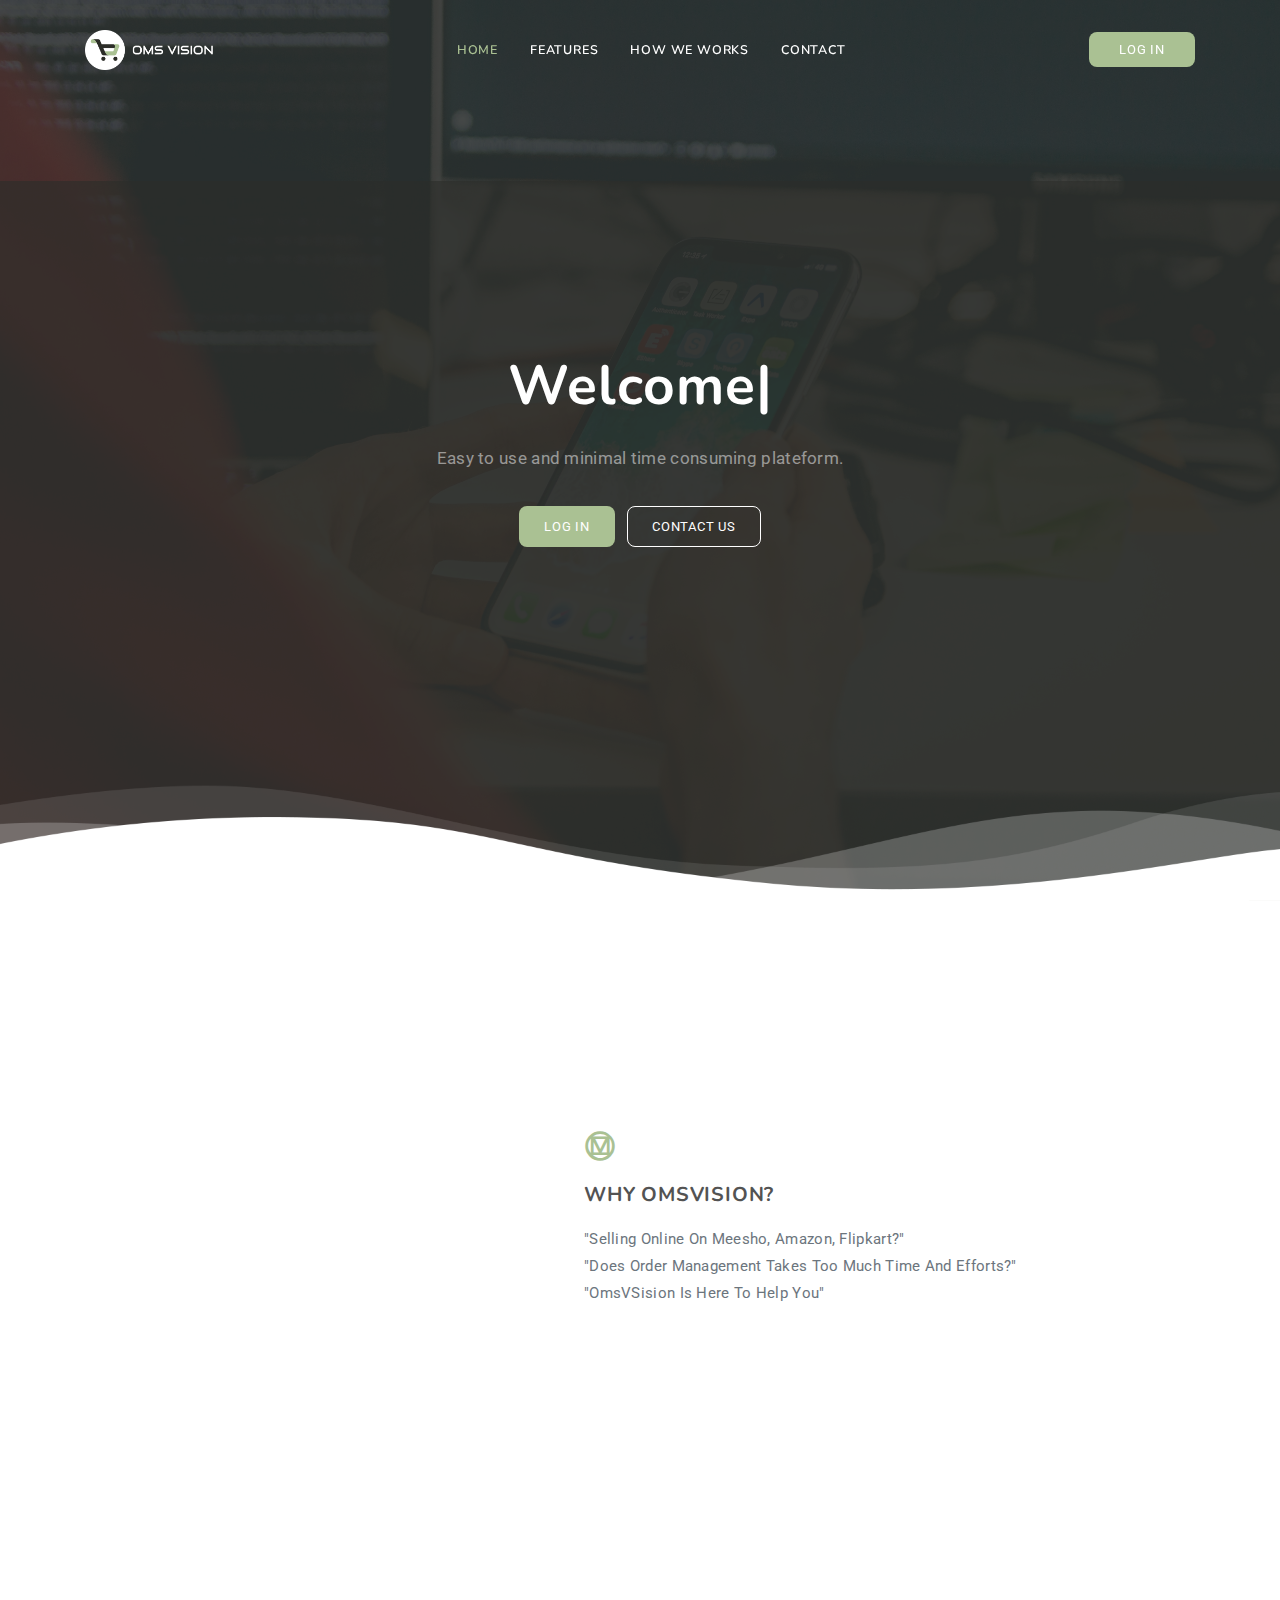
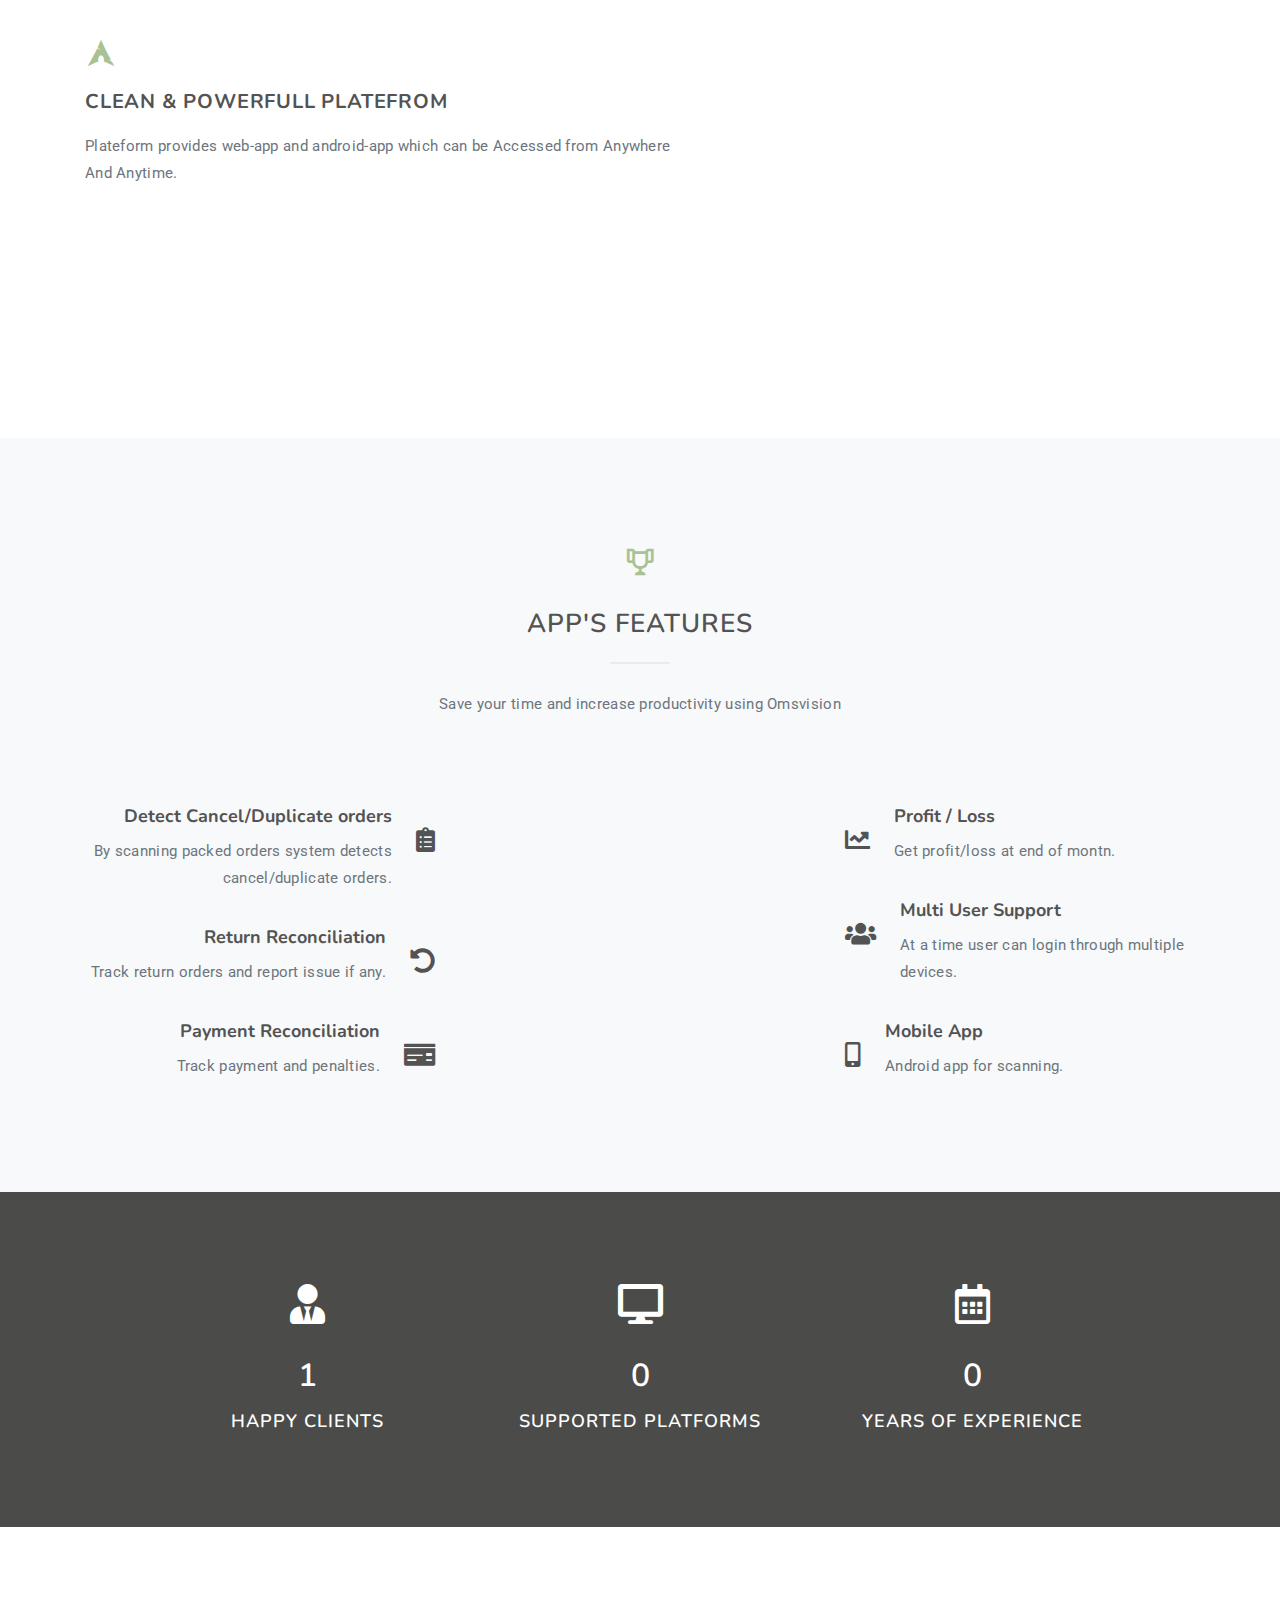
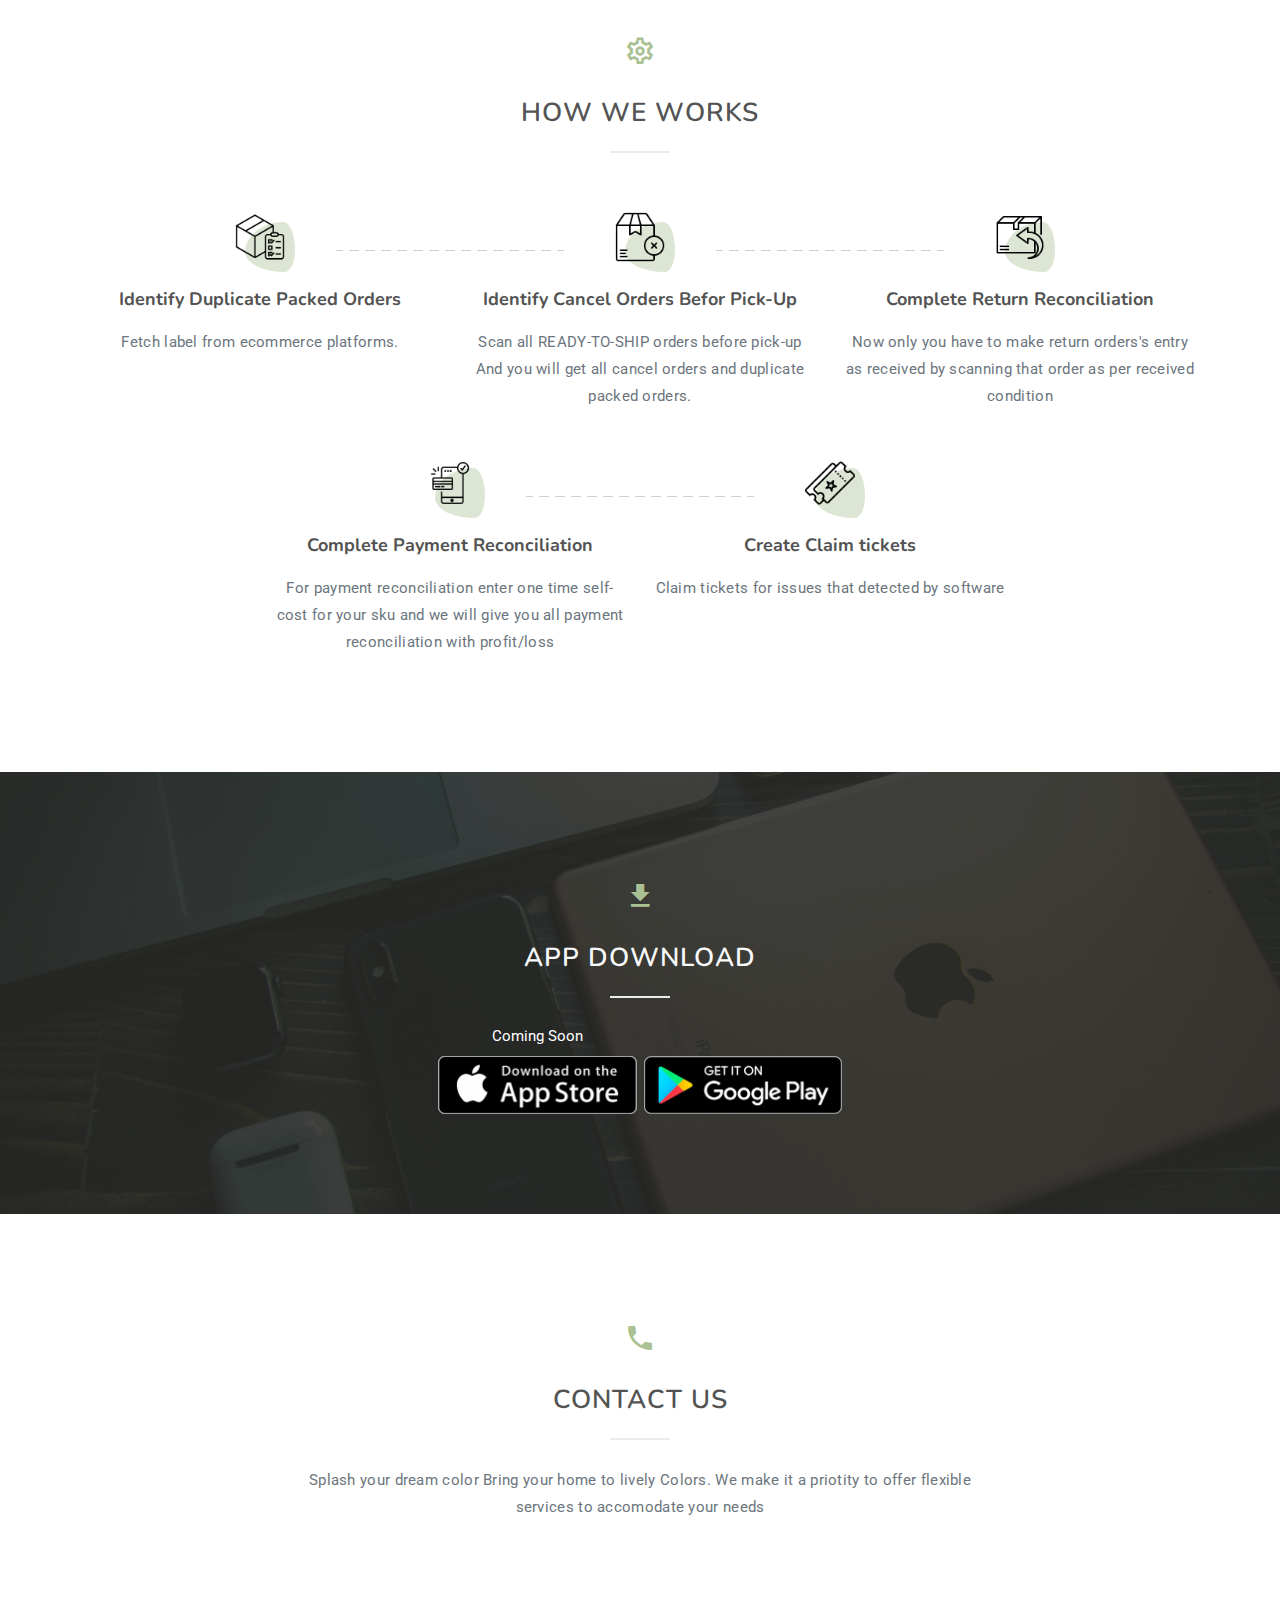
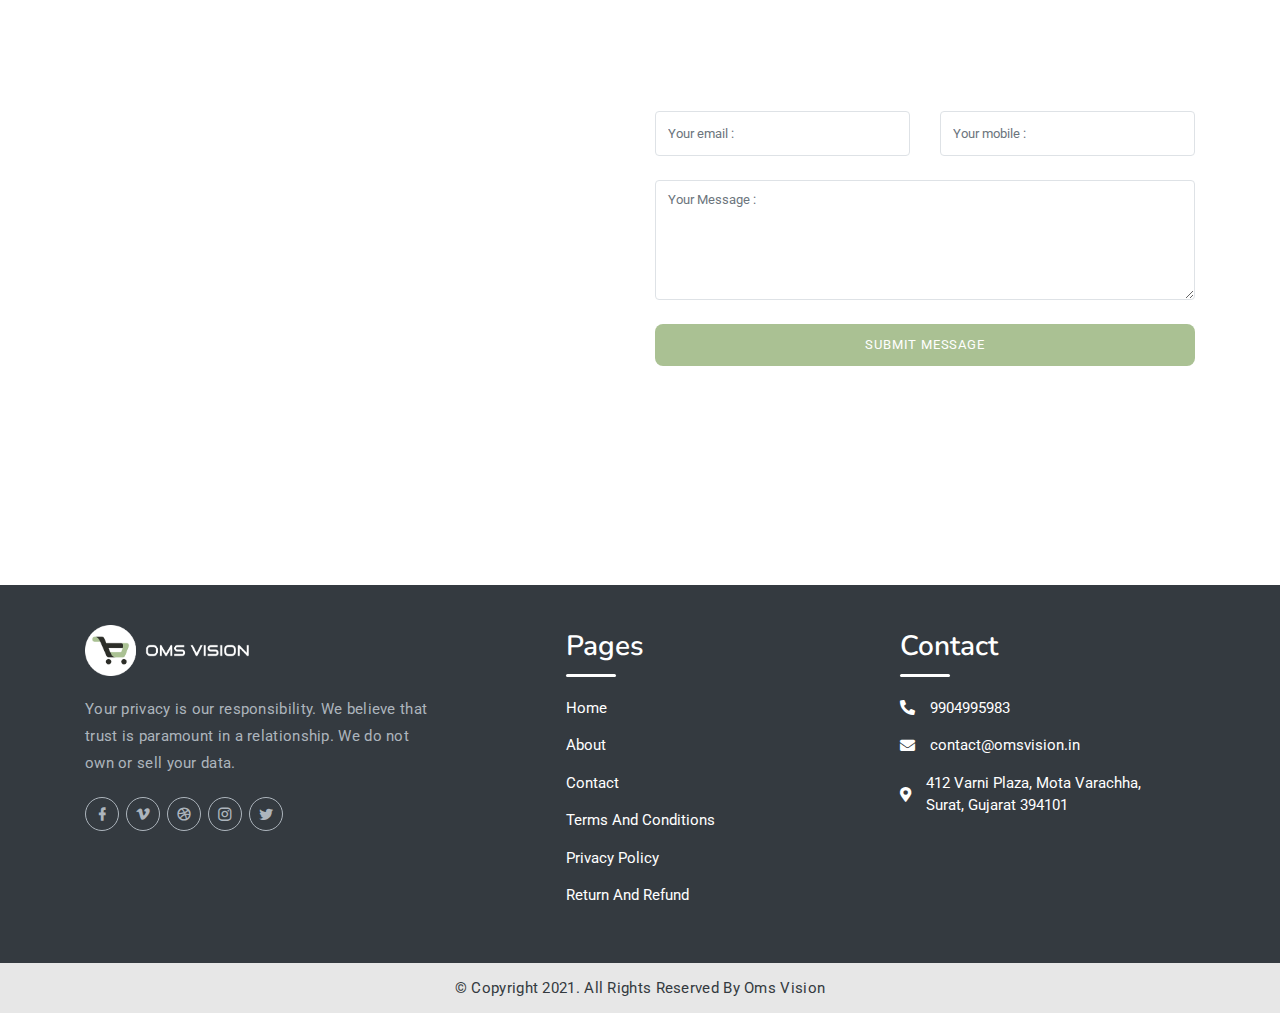
<file: Oms Vision/index.html>
<!DOCTYPE html>
    <html lang="en">
    <head>
        <meta charset="utf-8" />
        <title>Oms Vision</title>
        <meta name="viewport" content="width=device-width, initial-scale=1.0">
        <!-- favicon -->
        <link rel="shortcut icon" href="images/favicon.ico">
        <!-- Bootstrap -->
        <link href="css/bootstrap.min.css" rel="stylesheet" type="text/css" />
        <!-- Magnific -->
        <link href="css/magnific-popup.css" rel="stylesheet" type="text/css" />
        <!-- Icon -->
        <link href="css/materialdesignicons.min.css" rel="stylesheet" type="text/css" />
        <link rel="stylesheet" href="https://use.fontawesome.com/releases/v5.15.4/css/all.css">
        <link href="css/pe-icon-7-stroke.css" rel="stylesheet" type="text/css" />          
        <!-- SLICK SLIDER -->
        <link rel="stylesheet" href="css/owl.carousel.min.css"/> 
        <link rel="stylesheet" href="css/owl.theme.css"/> 
        <link rel="stylesheet" href="css/owl.transitions.css"/>   
        <!-- Swiper CSS -->
        <link rel="stylesheet" href="css/swiper.min.css">
        <!-- Animation -->
        <link rel="stylesheet" href="css/aos.css">
        <!-- Custom Css -->
        <link href="css/style.css" rel="stylesheet" type="text/css" />

    </head>

    <body>
        <!-- Loader -->
        <div id="preloader">
            <div id="status">
                <div class="sk-circle">
                    <div class="sk-circle1 sk-child"></div>
                    <div class="sk-circle2 sk-child"></div>
                    <div class="sk-circle3 sk-child"></div>
                    <div class="sk-circle4 sk-child"></div>
                    <div class="sk-circle5 sk-child"></div>
                    <div class="sk-circle6 sk-child"></div>
                    <div class="sk-circle7 sk-child"></div>
                    <div class="sk-circle8 sk-child"></div>
                    <div class="sk-circle9 sk-child"></div>
                    <div class="sk-circle10 sk-child"></div>
                    <div class="sk-circle11 sk-child"></div>
                    <div class="sk-circle12 sk-child"></div>
                </div>
            </div>
        </div>
        <!-- Loader -->

        <!-- Navbar Start -->
        <nav class="navbar navbar-expand-lg fixed-top navbar-custom navbar-light sticky">
    		<div class="container">
			    <a class="navbar-brand" href="#">
                    <img src="images/logo.png" class="l-dark" height="40" alt="">
                    <img src="images/logo-light.png" class="l-light" height="40" alt="">
                </a>
			    <button class="navbar-toggler" type="button" data-toggle="collapse" data-target="#navbarCollapse" aria-controls="navbarCollapse" aria-expanded="false" aria-label="Toggle navigation">
			        <span class="mdi mdi-menu"></span>
			    </button><!--end button-->

			    <div class="collapse navbar-collapse" id="navbarCollapse">
			        <ul class="navbar-nav mx-auto">
			            <li class="nav-item active">
			                <a class="nav-link" href="#home">Home</a>
			            </li><!--end nav item-->
			            <li class="nav-item">
			                <a class="nav-link" href="#services">Features</a>
			            </li><!--end nav item-->
			            <li class="nav-item">
			                <a class="nav-link" href="#work">HOW WE WORKS</a>
			            </li><!--end nav item-->
			            <li class="nav-item">
			                <a class="nav-link" href="contact_us.html">Contact</a>
			            </li><!--end nav item-->
                    </ul><!--end navbar nav-->
                    <div>
                        <a href="https://app.omsvision.in/login" class="login-button mouse-down ml-3">LOG IN</a>
                    </div><!--end login button-->
			    </div><!--end collapse-->
		    </div><!--end container-->
		</nav><!--end navbar-->
        <!-- Navbar End -->

        <!-- HOME START-->
        <section class="bg-home" style="background-image:url('images/bg-1.jpg');" id="home">
            <div class="bg-overlay"></div>
            <div class="home-center">
                <div class="home-desc-center">
                    <div class="container">
                        <div class="row justify-content-center">
                            <div class="col-lg-10 text-center">
                                <div class="title-heading">
                                    <h1 class="heading text-white mb-3"><span class="element" data-elements="Welcome to oms vision, Complete Payment Reconciliation Return & Claim Tracking"></span></h1>
                                    <p class="para-desc mx-auto text-white-50">Easy to use and minimal time consuming plateform.</p>
                                    <div class="mt-4 pt-2">
                                        <a href="https://app.omsvision.in/login" class="btn btn-custom mb-2 mr-2">LOG IN</a>
                                        <a href="#contact" class="btn btn-outline-white mb-2">CONTACT US</a>
                                    </div>
                                </div>
                            </div><!--end col-->
                        </div><!--end row-->
                    </div><!--end container--> 

                    <div class="container-fluid">
                        <div class="row">
                            <div class="home-shape">
                                <img src="images/shp04.svg" alt="" class="img-fluid mx-auto d-block">
                            </div>
                        </div><!--end row-->
                    </div><!--end container fluid-->
                </div><!--end home desc center-->
            </div><!--end home center-->
        </section><!--end section-->
        <!-- HOME END-->

        <!-- About Start -->
        <section class="section">
            <div class="container">
                <div class="row align-items-center">
                    <div class="col-md-5">
                        <img src="images/vactor-1.svg" class="img-fluid" data-aos="fade-right" alt="">
                    </div><!--end col-->

                    <div class="col-md-7 mt-4 mt-sm-0 pt-2 pt-sm-0">
                        <div class="about-app ml-lg-4">
                            <i class="mdi mdi-material-design text-custom h2"></i>
                            <h4 class="title text-uppercase mt-2 mb-3">Why OmsVision?</h4>
                            <p class="text-muted">"Selling Online On Meesho, Amazon, Flipkart?"<br>
                                "Does Order Management Takes Too Much Time And Efforts?"<br>
                                "OmsVSision Is Here To Help You"
                            </p>
                            <!-- <a href="javascript:void(0)" class="btn btn-custom mt-2">Learn More</a> -->
                        </div>
                    </div><!--end col-->
                </div><!--end row-->
                
                <div class="row mt-5 align-items-center">
                    <div class="col-md-7 mt-4 mt-sm-0 pt-2 pt-sm-0 order-2 order-md-1">
                        <div class="about-app mr-lg-4">
                            <i class="mdi mdi-arch text-custom h2"></i>
                            <h4 class="title text-uppercase mt-2 mb-3">Clean & Powerfull PLATEFROM</h4>
                            <p class="text-muted">Plateform provides web-app and android-app which can be Accessed from Anywhere And Anytime.</p>
                            <!-- <a href="javascript:void(0)" class="btn btn-custom mt-2">Learn More</a> -->
                        </div>
                    </div><!--end col-->

                    <div class="col-md-5 order-1 order-md-2">
                        <img src="images/vactor-2.svg" class="img-fluid" data-aos="fade-left" alt="">
                    </div><!--end col-->
                </div><!--end row-->
            </div><!--end container-->
        </section><!--end section-->
        <!-- About End -->

        <!-- Feature Start -->
        <section class="section bg-light" id="services">
            <div class="container">
                <div class="row">
                    <div class="col-12">
                        <div class="section-title text-center">
                            <i class="mdi mdi-trophy-outline text-custom h2"></i>
                            <h4 class="title text-uppercase mt-3 mb-5">App's Features</h4>
                            <p class="text-muted mx-auto para-desc mb-0">Save your time and increase productivity using Omsvision</p>
                        </div>
                    </div><!--end col-->
                </div><!--end row-->

                <div class="row services align-items-center">
                    <div class="col-lg-4 col-md-6">
                        <div class="core-service">
                            <div class="core-service-content mt-4 pt-2 fea-right text-right">
                                <div class="icon ml-4 mt-4">
                                    <i class="fas fa-clipboard-list"></i>
                                </div>
                                <div class="content">
                                    <h4 class="title mb-2">Detect Cancel/Duplicate orders</h4>
                                    <p class="text-muted mb-0">By scanning packed orders system detects cancel/duplicate orders.</p>
                                </div>
                            </div>

                            <div class="core-service-content mt-4 pt-2 fea-right text-right">
                                <div class="icon ml-4 mt-4">
                                    <i class="fas fa-undo-alt"></i>
                                </div>
                                <div class="content">
                                    <h4 class="title mb-2">Return Reconciliation</h4>
                                    <p class="text-muted mb-0">Track return orders and report issue if any.</p>
                                </div>
                            </div>

                            <div class="core-service-content mt-4 pt-2 fea-right text-right">
                                <div class="icon ml-4 mt-4">
                                    <i class="fas fa-money-check"></i>
                                </div>
                                <div class="content">
                                    <h4 class="title mb-2">Payment Reconciliation</h4>
                                    <p class="text-muted mb-0">Track payment and penalties.</p>
                                </div>
                            </div>
                        </div>
                    </div><!--end col-->

                    <div class="col-lg-4 mt-4 pt-2 core-service-img">
                        <div class="ml-lg-4 mr-lg-4">
                            <img src="images/vactor-4.svg" class="img-fluid mx-auto" data-aos="zoom-in-down" alt="">
                        </div>
                    </div><!--end col-->

                    <div class="col-lg-4 col-md-6">
                        <div class="core-service">
                            <div class="core-service-content mt-4 pt-2 fea-left">
                                <div class="icon mr-4 mt-4">
                                    <i class="fas fa-chart-line"></i>
                                </div>
                                <div class="content">
                                    <h4 class="title mb-2">Profit / Loss</h4>
                                    <p class="text-muted mb-0">Get profit/loss at end of montn.</p>
                                </div>
                            </div>

                            <div class="core-service-content mt-4 pt-2 fea-left">
                                <div class="icon mr-4 mt-4">
                                    <i class="fas fa-users"></i>
                                </div>
                                <div class="content">
                                    <h4 class="title mb-2">Multi User Support</h4>
                                    <p class="text-muted mb-0">At a time user can login through multiple devices.</p>
                                </div>
                            </div>

                            <div class="core-service-content mt-4 pt-2 fea-left">
                                <div class="icon mr-4 mt-4">
                                    <i class="fas fa-mobile-alt"></i>
                                </div>
                                <div class="content">
                                    <h4 class="title mb-2">Mobile App</h4>
                                    <p class="text-muted mb-0">Android app for scanning.</p>
                                </div>
                            </div>
                        </div>
                    </div><!--end col-->
                </div><!--end row-->
            </div><!--end container-->
        </section><!--end section-->
        <!-- Feature End -->

        <!-- START COUNTER -->
        <section class="bg-counter" style="background: url('images/counter.jpg') fixed center center;">
            <div class="bg-overlay"></div>
            <div class="container">
                <div class="row justify-content-center" id="counter">
                    <div class="col-lg-3 col-md-6 p-4">
                        <div class="counter-box text-center">
                            <div class="counter-icon">
                                <i class="fas fa-user-tie text-white"></i>
                            </div>
                            <h2 class="counter-value mt-3 text-white" data-count="175">1</h2>
                            <h5 class="counter-head text-white">HAPPY CLIENTS</h5>
                        </div><!--end counter box-->
                    </div><!--end col-->

                    <div class="col-lg-4 col-md-6 p-4">
                        <div class="counter-box text-center">
                            <div class="counter-icon">
                                <i class="fas fa-desktop text-white"></i>
                            </div>
                            <h2 class="counter-value mt-3 text-white" data-count="1">0</h2>
                            <h5 class="counter-head text-white">SUPPORTED PLATFORMS</h5>
                        </div><!--end counter box-->
                    </div><!--end col-->

                    <div class="col-lg-3 col-md-6 p-4">
                        <div class="counter-box text-center">
                            <div class="counter-icon">
                                <i class="far fa-calendar-alt text-white"></i>
                            </div>
                            <h2 class="counter-value mt-3 text-white" data-count="2">0</h2>
                            <h5 class="counter-head text-white">YEARS OF EXPERIENCE</h5>
                        </div><!--end counter box-->
                    </div><!--end col-->
                </div><!--end row-->
            </div><!--end container-->
        </section><!--end section-->
        <!-- END COUTER -->

        <!-- Available Feature Start -->
        <section class="section" id="work">
            <div class="container">
                <div class="row">
                    <div class="col-12">
                        <div class="section-title text-center">
                            <i class="mdi mdi-settings-outline text-custom h2"></i>
                            <h4 class="title text-uppercase mt-3 mb-5">How we works</h4>
                            <!-- <p class="text-muted mx-auto para-desc mb-0">Splash your dream color Bring your home to lively Colors. We make it a priotity to offer flexible services to accomodate your needs</p> -->
                        </div>
                    </div><!--end col-->
                </div><!--end row-->

                <div class="row">
                    <div class="col-md-4 mt-4 pt-2">
                        <div class="device-feature device-border text-center">
                            <div class="icon mb-4 position-relative d-inline-block">
                                <img src="images/icon/1.png" class="img-fluid" alt="">
                            </div>
                            <div class="content">
                                <h4 class="title mb-3">Identify Duplicate Packed Orders</h4>
                                <p class="text-muted">Fetch label from ecommerce platforms.</p>
                            </div>
                        </div>
                    </div><!--end col-->
                    
                    <div class="col-md-4 mt-4 pt-2">
                        <div class="device-feature device-border text-center">
                            <div class="icon mb-4 position-relative d-inline-block">
                                <img src="images/icon/2.png" class="img-fluid" alt="">
                            </div>
                            <div class="content">
                                <h4 class="title mb-3">Identify Cancel Orders Befor Pick-Up</h4>
                                <p class="text-muted">Scan all READY-TO-SHIP orders before pick-up And you will get all cancel orders and duplicate packed orders.</p>
                            </div>
                        </div>
                    </div><!--end col-->
                    
                    <div class="col-md-4 mt-4 pt-2">
                        <div class="device-feature text-center">
                            <div class="icon mb-4 position-relative d-inline-block">
                                <img src="images/icon/3.png" class="img-fluid" alt="">
                            </div>
                            <div class="content">
                                <h4 class="title mb-3">Complete Return Reconciliation</h4>
                                <p class="text-muted">Now only you have to make return orders's entry as received by scanning that order as per received condition</p>
                            </div>
                        </div>
                    </div><!--end col-->
                </div><!--end row-->

                <div class="row justify-content-center">
                    <div class="col-md-4 mt-4 pt-2">
                        <div class="device-feature device-border text-center">
                            <div class="icon mb-4 position-relative d-inline-block">
                                <img src="images/icon/4.png" class="img-fluid" alt="">
                            </div>
                            <div class="content">
                                <h4 class="title mb-3">Complete Payment Reconciliation</h4>
                                <p class="text-muted">For payment reconciliation enter one time self-cost for your sku and we will give you all payment reconciliation with profit/loss</p>
                            </div>
                        </div>
                    </div><!--end col-->
                    
                    <div class="col-md-4 mt-4 pt-2">
                        <div class="device-feature text-center">
                            <div class="icon mb-4 position-relative d-inline-block">
                                <img src="images/icon/5.png" class="img-fluid" alt="">
                            </div>
                            <div class="content">
                                <h4 class="title mb-3">Create Claim tickets</h4>
                                <p class="text-muted">Claim tickets for issues that detected by software</p>
                            </div>
                        </div>
                    </div><!--end col-->
                </div><!--end row-->

            </div><!--end container-->
        </section><!--end section-->
        <!-- Available Feature Start -->

        <!-- CTA Download Start -->
        <section class="section" style="background:url('images/download.jpg') no-repeat center center / cover;" id="download">
            <div class="bg-overlay"></div>
            <div class="container">
                <div class="row">
                    <div class="col-12">
                        <div class="section-title text-center">
                            <i class="mdi mdi-download text-custom h2"></i>
                            <h4 class="title text-uppercase text-light mt-3 mb-5">App Download</h4>
                            <!-- <p class="text-white-50 mx-auto para-desc mb-0">Splash your dream color Bring your home to lively Colors. We make it a priotity to offer flexible services to accomodate your needs</p> -->
                        </div>
                    </div><!--end col-->
                </div><!--end row-->

                <div class="row justify-content-center">
                    <div class="col-md-10">
                        <ul class="list-unstyled mb-0 app-download text-center">
                            <li class="list-inline-item">
                                <span class="text-white d-block m-0 p-0">Coming Soon</span>
                                <a href="javascript:void(0)"><img src="images/apple.png" class="img-fluid mt-2" alt=""></a></li>
                            <li class="list-inline-item"><a href="https://play.google.com/store/apps/details?id=com.omsvision&showAllReviews=true"><img src="images/google.png" class="img-fluid mt-2" alt=""></a></li>
                        </ul>
                    </div><!--end col-->
                </div><!--end row-->
            </div><!--end container-->
        </section><!--end section-->
        <!-- CTA Download End -->

        <!-- Contact Start -->
        <section class="section" id="contact">
            <div class="container">
                <div class="row">
                    <div class="col-12">
                        <div class="section-title text-center">
                            <i class="mdi mdi-phone text-custom h2"></i>
                            <h4 class="title text-uppercase mt-3 mb-5">Contact us</h4>
                            <p class="text-muted mx-auto para-desc mb-0">Splash your dream color Bring your home to lively Colors. We make it a priotity to offer flexible services to accomodate your needs</p>
                        </div>
                    </div><!--end col-->
                </div><!--end row-->

                <div class="row justify-content-center align-items-center mt-4 pt-2">
                    <div class="col-lg-6">
                        <div class="ml-lg-4 mr-lg-4">
                            <img src="images/vactor-3.svg" class="img-fluid mx-auto" data-aos="zoom-in-down" alt="">
                        </div>
                    </div>
                    <div class="col-lg-6">
                        <div class="custom-form mb-sm-30">
                            <div id="emessage"></div>
                            <form method="post" action="https://api.omsvision.in/test/contact-us" name="contact-form" id="contact-form">
                                <div class="row">
                                    <div class="col-lg-6 col-md-6">
                                        <div class="form-group position-relative mb-4">
                                            <input name="username" id="username" type="email" class="form-control"  placeholder="Your email :" required>
                                        </div> 
                                    </div><!--end col-->
                                    <div class="col-lg-6 col-md-12">
                                        <div class="form-group position-relative mb-4">
                                            <input type="number" name="mobile" id="mobile" class="form-control" placeholder="Your mobile :" required>
                                        </div>                                                                               
                                    </div><!--end col-->
                                    <div class="col-md-12">
                                        <div class="form-group position-relative mb-4">
                                            <textarea name="message" id="message" rows="4" class="form-control" placeholder="Your Message :" required></textarea>
                                        </div>
                                    </div><!--end col-->
                                </div><!--end row-->

                                <div class="row">
                                    <div class="col-sm-12 text-center">
                                        <input type="submit" id="submit" name="send" class="submitBnt btn btn-custom w-100" value="Submit Message">
                                        <div id="simple-msg"></div>
                                    </div><!--end col-->
                                </div><!--end row-->
                            </form><!--end form-->
                        </div><!--end custom-form-->
                    </div><!--end col-->
                </div><!--end row-->
            </div><!--end container-->
        </section><!--end section-->
        <!-- Contact End -->

        <!-- Footer Start -->
        <footer class="footer bg-dark">
            <div class="container">
                <div class="row">
                    <div class="col-sm-12 col-md-4 d-flex justify-content-center">
                        <div class="footer-box-1">
                            <img src="images/logo-light.png" height="51" alt="logo">
                            <p>
                                Your privacy is our responsibility. We believe that trust is paramount in a relationship. We do not own or sell your data.
                            </p>
                            <ul class="list-unstyled social-icon social mb-0 mt-4 mt-sm-0">
                                <li class="list-inline-item"><a href="#"><i class="mdi mdi-facebook"></i></a></li>
                                <li class="list-inline-item"><a href="#"><i class="mdi mdi-vimeo"></i></a></li>
                                <li class="list-inline-item"><a href="#"><i class="mdi mdi-dribbble"></i></a></li>
                                <li class="list-inline-item"><a href="#"><i class="mdi mdi-instagram"></i></a></li>
                                <li class="list-inline-item"><a href="#"><i class="mdi mdi-twitter"></i></a></li>
                            </ul>
                        </div>
                    </div><!--end col-->

                    <div class="col-sm-12 col-md-4 d-flex justify-content-md-center justify-content-sm-start">
                        <div class="footer-box-2">
                            <div class="footer-title">
                                <h3>Pages</h3>
                            </div>
                            <ul>
                                <li>
                                    <a href="index.html">Home</a>
                                </li>

                                <li>
                                    <a href="about.html">About</a>
                                </li>

                                <li>
                                    <a href="contact_us.html">Contact</a>
                                </li>

                                <li>
                                    <a href="tac.html">Terms And Conditions</a>
                                </li>

                                <li>
                                    <a href="privacy.html">Privacy Policy</a>
                                </li>

                                <li>
                                    <a href="privacy.html#refunds">Return And Refund</a>
                                </li>
                            </ul>
                        </div>   
                    </div><!--end col-->

                    <div class="col-sm-12 col-md-4 d-flex justify-content-md-center justify-content-sm-start">
                        <div class="footer-box-2">
                            <div class="footer-title">
                                <h3>Contact</h3>
                            </div>
                            <ul>
                                <li>
                                    <a href="tel:9904995983"><i class="fas fa-phone-alt"></i>9904995983</a>
                                </li>

                                <li>
                                    <a href="mailto:contact@omsvision.in"><i class="fas fa-envelope"></i>contact@omsvision.in</a>
                                </li>

                                <li>
                                    <a href="https://goo.gl/maps/ZWshs4hsxLAexazs5" target="_blanck"><i class="fas fa-map-marker-alt"></i>412 Varni Plaza, Mota Varachha,<br> Surat, Gujarat 394101</a>
                                </li>
                            </ul>
                        </div>   
                    </div><!--end col-->
                </div><!--end row-->
            </div><!--end container-->
        </footer><!--end footer-->
        <!-- Footer End -->

        <!-- Copyright Start -->
        <div class="copyright text-center">
            <p>© Copyright 2021. All Rights Reserved By Oms Vision</p>
        </div>
        <!-- Copyright End -->
        
        <!-- Back to top -->
        <a href="#" class="back-to-top text-center" id="back-to-top"> 
            <i class="mdi mdi-chevron-up d-block"> </i> 
        </a>
        <!-- Back to top -->
        <!-- javascript -->
        <script src="js/jquery.min.js"></script>
        <script src="js/bootstrap.bundle.min.js"></script>
        <script src="js/jquery.easing.min.js"></script>
        <script src="js/scrollspy.min.js"></script>
        <!-- SLIDER -->
        <script src="js/owl.carousel.min.js "></script>
        <!-- Magnific Popup -->
        <script src="js/jquery.magnific-popup.min.js"></script>
        <!-- Contact -->
        <script src="js/contact.js"></script>
        <!-- Counter -->
        <script src="js/counter.init.js"></script>
        <!-- Swiper JS -->
        <script src="js/swiper.min.js"></script>
        <!-- Animation JS -->
        <script src="js/aos.js"></script>
	    <!-- Typed -->
        <script src="js/typed.js"></script>
        <script src="js/typed.init.js"></script>
        <!-- Plugin init -->
        <script src="js/plugin.init.js"></script>
        <!-- Main Js -->
        <script src="js/app.js"></script>
</html>
</file>
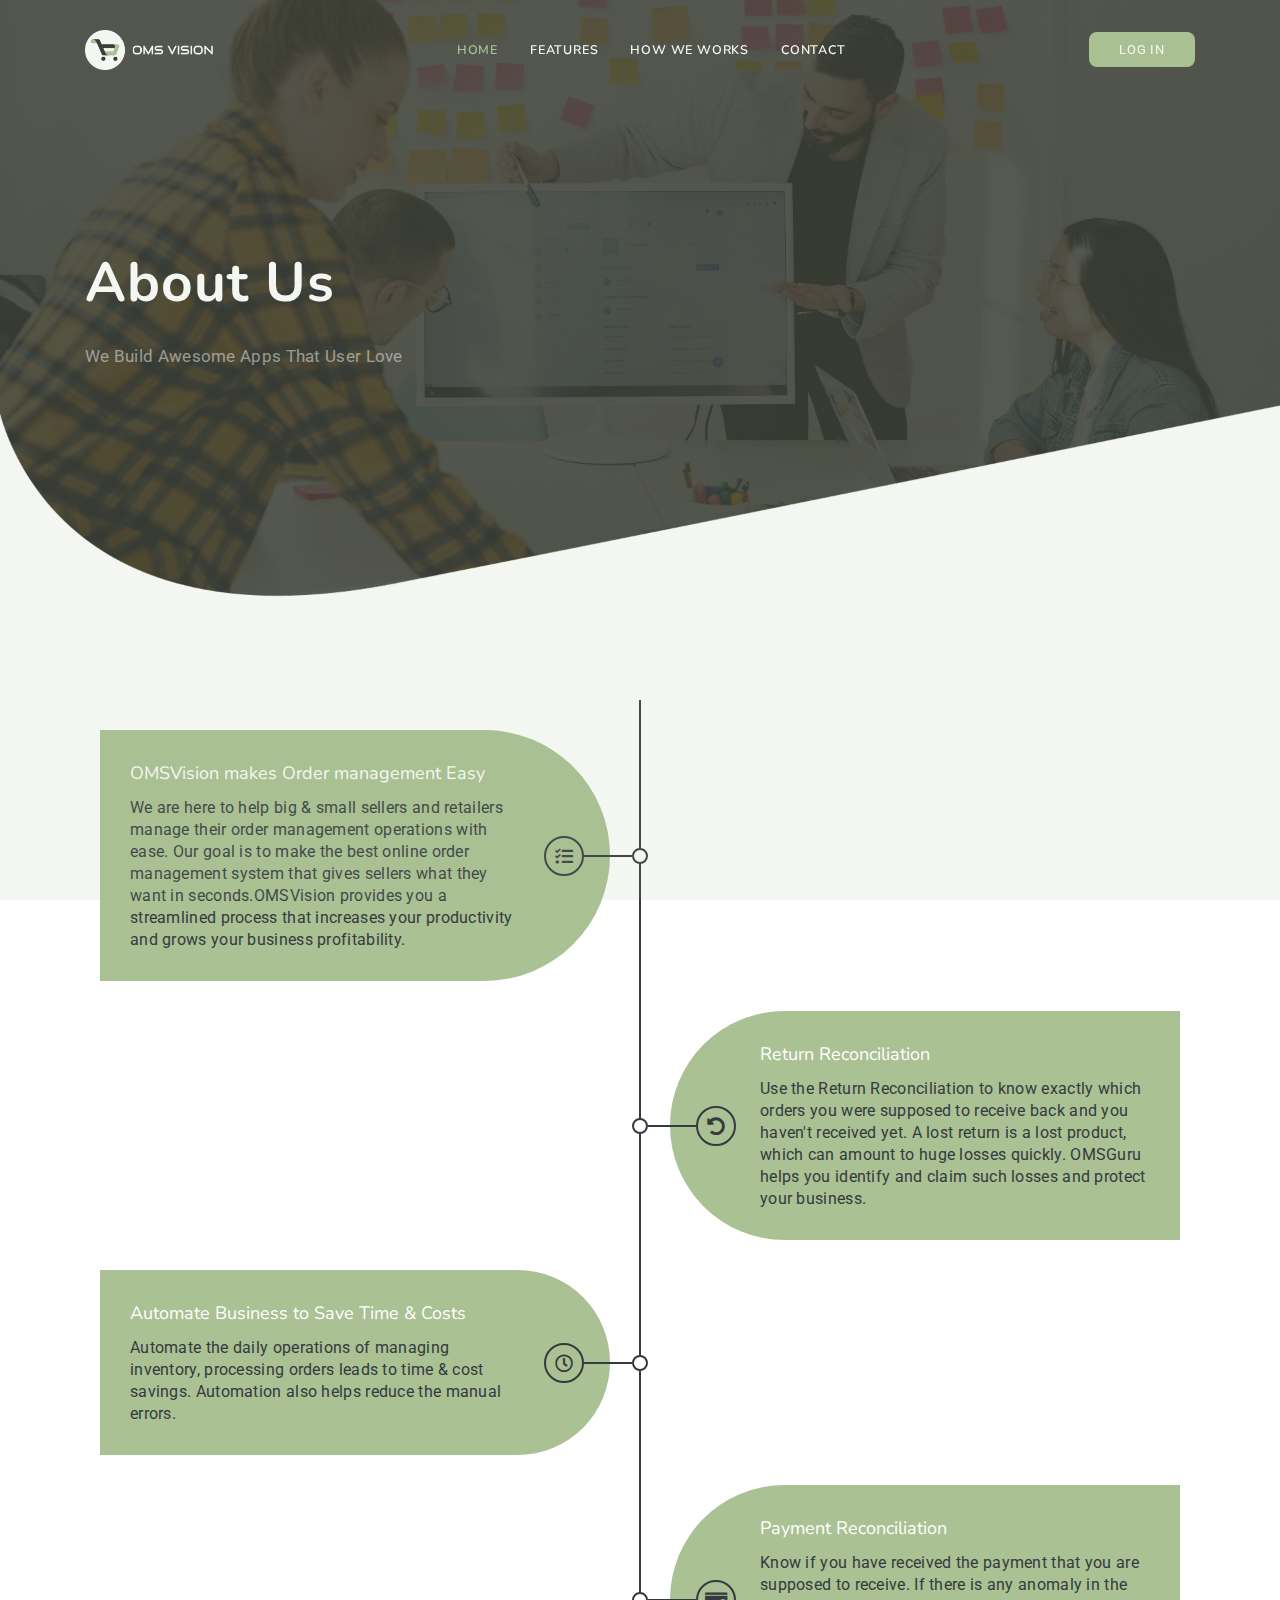
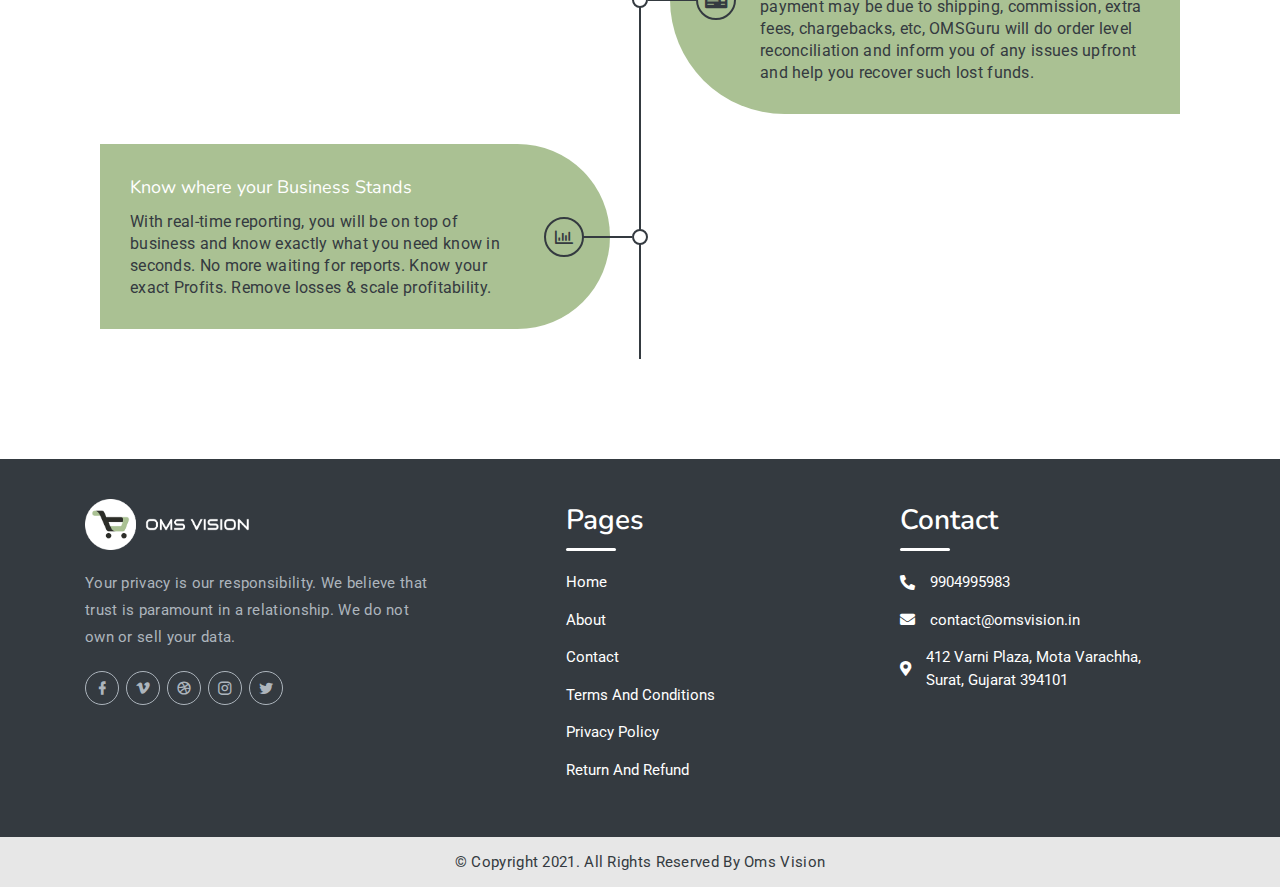
<file: Oms Vision/about.html>
<!DOCTYPE html>
    <html lang="en">
    <head>
        <meta charset="utf-8" />
        <title>Oms Vision</title>
        <meta name="viewport" content="width=device-width, initial-scale=1.0">
        <!-- favicon -->
        <link rel="shortcut icon" href="images/favicon.ico">
        <!-- Bootstrap -->
        <link href="css/bootstrap.min.css" rel="stylesheet" type="text/css" />
        <!-- Magnific -->
        <link href="css/magnific-popup.css" rel="stylesheet" type="text/css" />
        <!-- Icon -->
        <link href="css/materialdesignicons.min.css" rel="stylesheet" type="text/css" />
        <link rel="stylesheet" href="https://use.fontawesome.com/releases/v5.15.4/css/all.css">
        <link href="css/pe-icon-7-stroke.css" rel="stylesheet" type="text/css" />          
        <!-- SLICK SLIDER -->
        <link rel="stylesheet" href="css/owl.carousel.min.css"/> 
        <link rel="stylesheet" href="css/owl.theme.css"/> 
        <link rel="stylesheet" href="css/owl.transitions.css"/>   
        <!-- Swiper CSS -->
        <link rel="stylesheet" href="css/swiper.min.css">
        <!-- Animation -->
        <link rel="stylesheet" href="css/aos.css">
        <!-- Custom Css -->
        <link href="css/style.css" rel="stylesheet" type="text/css" />

    </head>

    <body>
        <!-- Loader -->
        <div id="preloader">
            <div id="status">
                <div class="sk-circle">
                    <div class="sk-circle1 sk-child"></div>
                    <div class="sk-circle2 sk-child"></div>
                    <div class="sk-circle3 sk-child"></div>
                    <div class="sk-circle4 sk-child"></div>
                    <div class="sk-circle5 sk-child"></div>
                    <div class="sk-circle6 sk-child"></div>
                    <div class="sk-circle7 sk-child"></div>
                    <div class="sk-circle8 sk-child"></div>
                    <div class="sk-circle9 sk-child"></div>
                    <div class="sk-circle10 sk-child"></div>
                    <div class="sk-circle11 sk-child"></div>
                    <div class="sk-circle12 sk-child"></div>
                </div>
            </div>
        </div>
        <!-- Loader -->

        <!-- Navbar Start -->
        <nav class="navbar navbar-expand-lg fixed-top navbar-custom navbar-light sticky">
    		<div class="container">
			    <a class="navbar-brand" href="#">
                    <img src="images/logo.png" class="l-dark" height="40" alt="">
                    <img src="images/logo-light.png" class="l-light" height="40" alt="">
                </a>
			    <button class="navbar-toggler" type="button" data-toggle="collapse" data-target="#navbarCollapse" aria-controls="navbarCollapse" aria-expanded="false" aria-label="Toggle navigation">
			        <span class="mdi mdi-menu"></span>
			    </button><!--end button-->

			    <div class="collapse navbar-collapse" id="navbarCollapse">
			        <ul class="navbar-nav mx-auto">
			            <li class="nav-item active">
			                <a class="nav-link" href="index.html#home">Home</a>
			            </li><!--end nav item-->
			            <li class="nav-item">
			                <a class="nav-link" href="index.html#services">Features</a>
			            </li><!--end nav item-->
			            <li class="nav-item">
			                <a class="nav-link" href="index.html#work">HOW WE WORKS</a>
			            </li><!--end nav item-->
			            <li class="nav-item">
			                <a class="nav-link" href="contact_us.html">Contact</a>
			            </li><!--end nav item-->
                    </ul><!--end navbar nav-->
                    <div>
                        <a href="https://app.omsvision.in/login" class="login-button mouse-down ml-3">LOG IN</a>
                    </div><!--end login button-->
			    </div><!--end collapse-->
		    </div><!--end container-->
		</nav><!--end navbar-->
        <!-- Navbar End -->

        <!-- HOME START-->
        <section class="bg-home bg-home-1" style="background-image:url('images/about-banner.jpg')" id="home">
            <div class="bg-overlay"></div>
            <div class="home-center">
                <div class="home-desc-center">
                    <div class="container">
                        <div class="row align-items-center">
                            <div class="col-lg-7 col-md-6">
                                <div class="title-heading">
                                    <h1 class="heading text-white mb-3">About Us</h1>
                                    <p class="para-desc text-white-50">We Build Awesome Apps That User Love</p>
                                </div>
                            </div><!--end col-->
                        </div><!--end row-->
                    </div><!--end container--> 
                    <div class="container-fluid">
                        <div class="row">
                            <div class="home-shape home-shape-1">
                                <img src="images/shp01.png" alt="" class="img-fluid mx-auto d-block">
                            </div>
                        </div><!--end row-->
                    </div><!--end container fluid-->
                </div><!--end home desc center-->
            </div><!--end home center-->
        </section><!--end section-->
        <!-- HOME END-->

        <section class="section">
            <div class="timeline">
                <div class="container2 left" id="home">
                  
                  <i class="icon fas fa-tasks"></i>
                  <div class="content">
                    <h2>OMSVision makes Order management Easy</h2>
                    <p>
                        We are here to help big & small sellers and retailers manage their order management operations with ease. 

                        Our goal is to make the best online order management system that gives sellers what they want in seconds.OMSVision provides you a streamlined process that increases your productivity and grows your business profitability. 
                        
                    </p>
                  </div>
                </div>
                <div class="container2 right" id="services">
                  <i class="icon fas fa-undo-alt"></i>
                  <div class="content">
                    <h2>Return Reconciliation</h2>
                    <p>
                        Use the Return Reconciliation to know exactly which orders you were supposed to receive back and you haven't received yet. A lost return is a lost product, which can amount to huge losses quickly. OMSGuru helps you identify and claim such losses and protect your business.

                    </p>
                  </div>
                </div>
                <div class="container2 left" id="work">
                  
                    <i class="icon far fa-clock"></i>
                  <div class="content">
                    <h2>Automate Business to Save Time & Costs</h2>
                    <p>
                        Automate the daily operations of managing inventory, processing orders leads to time & cost savings. Automation also helps reduce the manual errors.

                    </p>
                  </div>
                </div>
                <div class="container2 right">
                 
                    <i class="icon fas fa-money-check"></i>
                  <div class="content">
                    <h2>Payment Reconciliation</h2>
                    <p>
                        Know if you have received the payment that you are supposed to receive. If there is any anomaly in the payment may be due to shipping, commission, extra fees, chargebacks, etc, OMSGuru will do order level reconciliation and inform you of any issues upfront and help you recover such lost funds.

                    </p>
                  </div>
                </div>
                <div class="container2 left">
                    <i class="icon far fa-chart-bar"></i>
                  <div class="content">
                    <h2>
                        Know where your Business Stands</h2>
                    <p>
                        With real-time reporting, you will be on top of business and know exactly what you need know in seconds. No more waiting for reports. Know your exact Profits. Remove losses & scale profitability.

                    </p>
                  </div>
                </div>
            </div>
        </section>

        <!-- Footer Start -->
        <footer class="footer bg-dark">
            <div class="container">
                <div class="row">
                    <div class="col-sm-12 col-md-4 d-flex justify-content-center">
                        <div class="footer-box-1">
                            <img src="images/logo-light.png" height="51" alt="logo">
                            <p>
                                Your privacy is our responsibility. We believe that trust is paramount in a relationship. We do not own or sell your data.
                            </p>
                            <ul class="list-unstyled social-icon social mb-0 mt-4 mt-sm-0">
                                <li class="list-inline-item"><a href="#"><i class="mdi mdi-facebook"></i></a></li>
                                <li class="list-inline-item"><a href="#"><i class="mdi mdi-vimeo"></i></a></li>
                                <li class="list-inline-item"><a href="#"><i class="mdi mdi-dribbble"></i></a></li>
                                <li class="list-inline-item"><a href="#"><i class="mdi mdi-instagram"></i></a></li>
                                <li class="list-inline-item"><a href="#"><i class="mdi mdi-twitter"></i></a></li>
                            </ul>
                        </div>
                    </div><!--end col-->

                    <div class="col-sm-12 col-md-4 d-flex justify-content-md-center justify-content-sm-start">
                        <div class="footer-box-2">
                            <div class="footer-title">
                                <h3>Pages</h3>
                            </div>
                            <ul>
                                <li>
                                    <a href="index.html">Home</a>
                                </li>

                                <li>
                                    <a href="about.html">About</a>
                                </li>

                                <li>
                                    <a href="contact_us.html">Contact</a>
                                </li>

                                <li>
                                    <a href="tac.html">Terms And Conditions</a>
                                </li>

                                <li>
                                    <a href="privacy.html">Privacy Policy</a>
                                </li>

                                <li>
                                    <a href="privacy.html#refunds">Return And Refund</a>
                                </li>
                            </ul>
                        </div>   
                    </div><!--end col-->

                    <div class="col-sm-12 col-md-4 d-flex justify-content-md-center justify-content-sm-start">
                        <div class="footer-box-2">
                            <div class="footer-title">
                                <h3>Contact</h3>
                            </div>
                            <ul>
                                <li>
                                    <a href="tel:9904995983"><i class="fas fa-phone-alt"></i>9904995983</a>
                                </li>

                                <li>
                                    <a href="mailto:contact@omsvision.in"><i class="fas fa-envelope"></i>contact@omsvision.in</a>
                                </li>

                                <li>
                                    <a href="https://goo.gl/maps/ZWshs4hsxLAexazs5" target="_blanck"><i class="fas fa-map-marker-alt"></i>412 Varni Plaza, Mota Varachha,<br> Surat, Gujarat 394101</a>
                                </li>
                            </ul>
                        </div>   
                    </div><!--end col-->
                </div><!--end row-->
            </div><!--end container-->
        </footer><!--end footer-->
        <!-- Footer End -->
        
        <!-- Copyright Start -->
        <div class="copyright text-center">
            <p>© Copyright 2021. All Rights Reserved By Oms Vision</p>
        </div>
        <!-- Copyright End -->
        
        <!-- Back to top -->
        <a href="#" class="back-to-top text-center" id="back-to-top"> 
            <i class="mdi mdi-chevron-up d-block"> </i> 
        </a>
        <!-- Back to top -->
        <!-- javascript -->
        <script src="js/jquery.min.js"></script>
        <script src="js/bootstrap.bundle.min.js"></script>
        <script src="js/jquery.easing.min.js"></script>
        <script src="js/scrollspy.min.js"></script>
        <!-- SLIDER -->
        <script src="js/owl.carousel.min.js "></script>
        <!-- Magnific Popup -->
        <script src="js/jquery.magnific-popup.min.js"></script>
        <!-- Contact -->
        <script src="js/contact.js"></script>
        <!-- Swiper JS -->
        <script src="js/swiper.min.js"></script>
        <!-- Animation JS -->
        <script src="js/aos.js"></script>
	    <!-- Typed -->
        <script src="js/typed.js"></script>
        <script src="js/typed.init.js"></script>
        <!-- Plugin init -->
        <script src="js/plugin.init.js"></script>
        <!-- Main Js -->
        <script src="js/app.js"></script>
</html>
</file>
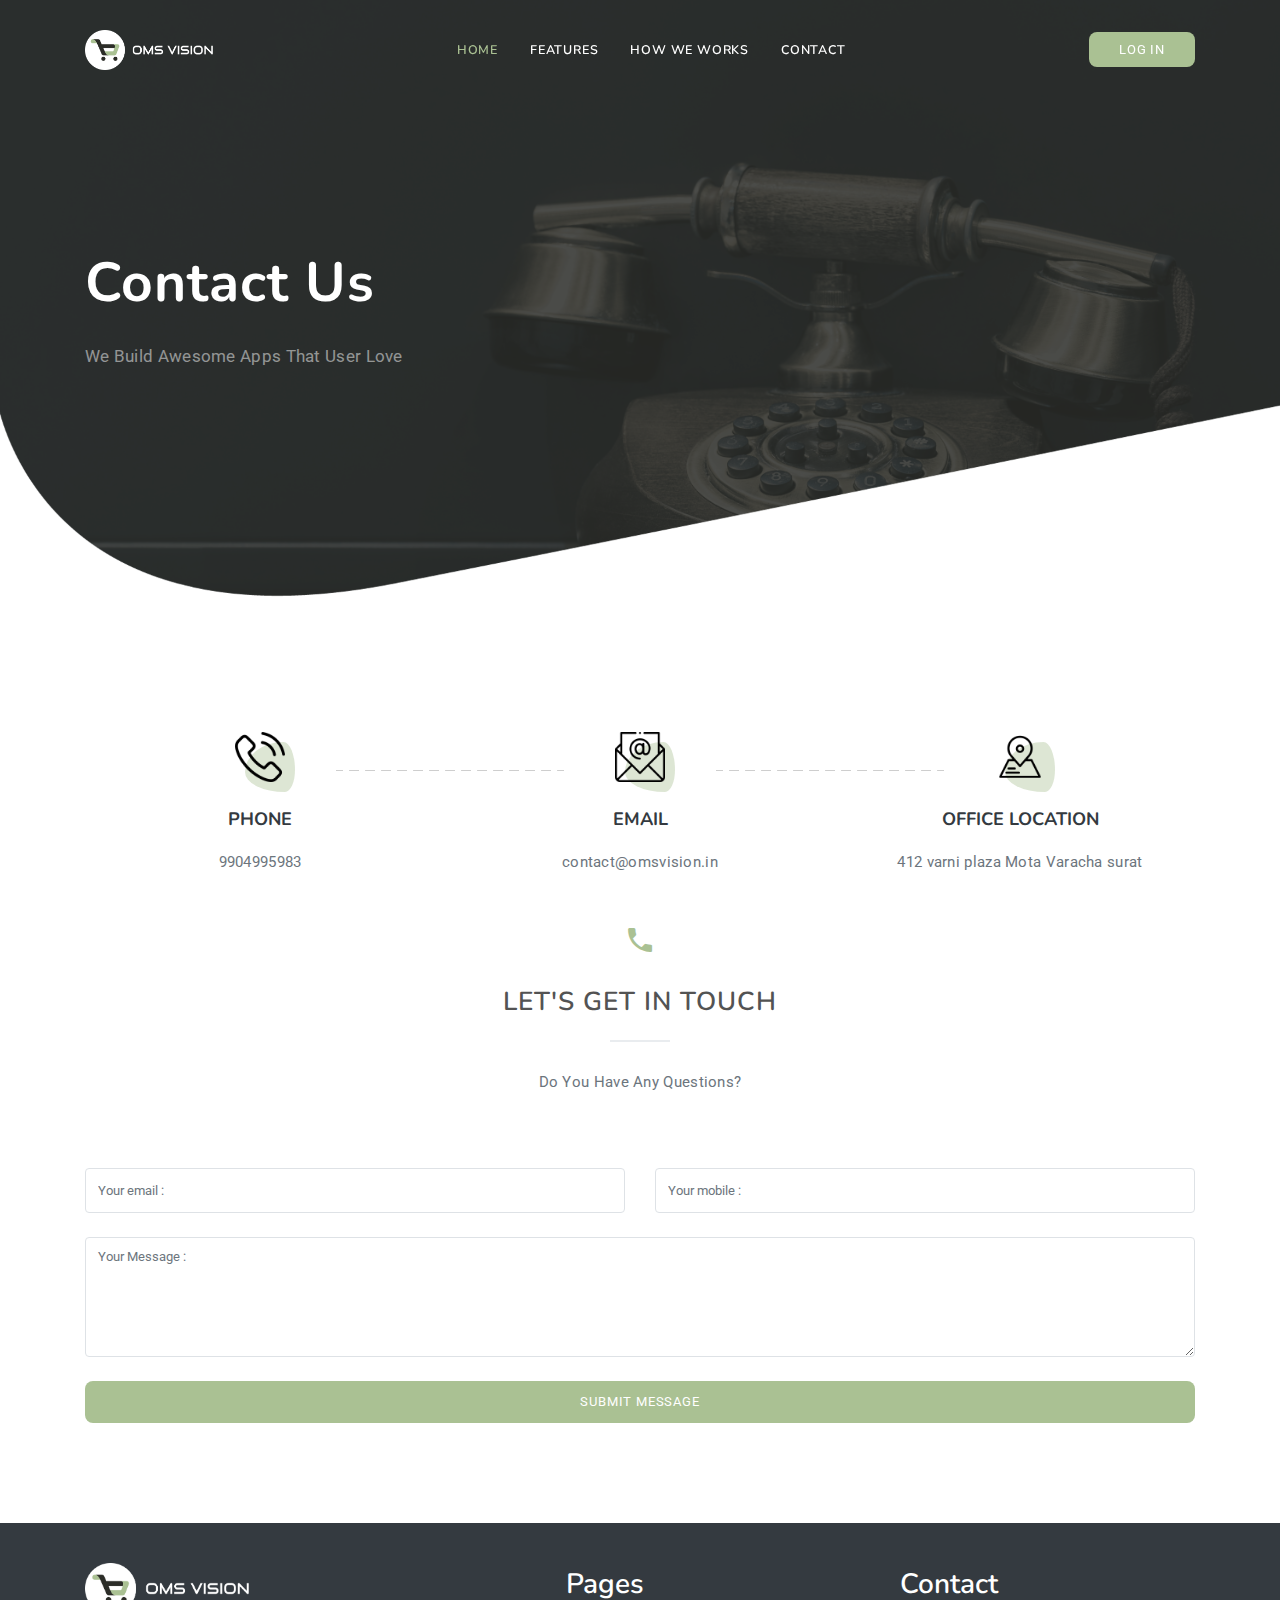
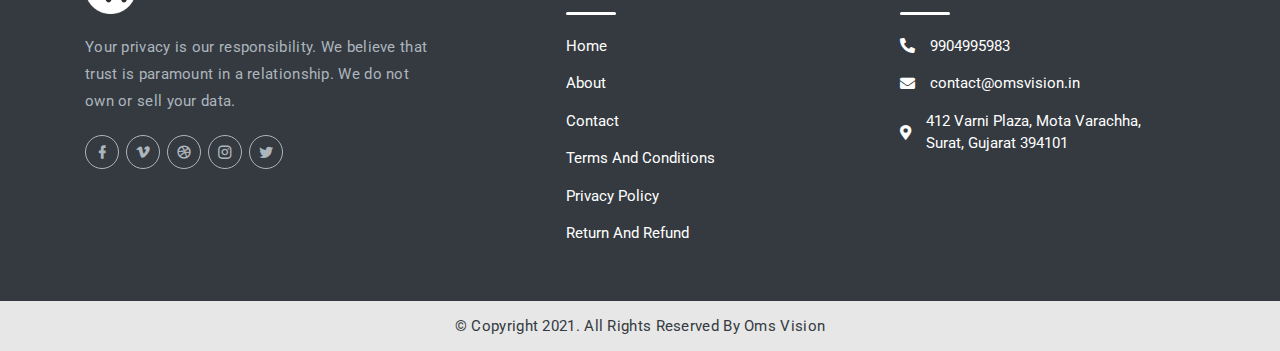
<file: Oms Vision/contact_us.html>
<!DOCTYPE html>
    <html lang="en">
    <head>
        <meta charset="utf-8" />
        <title>Oms Vision</title>
        <meta name="viewport" content="width=device-width, initial-scale=1.0">
        <!-- favicon -->
        <link rel="shortcut icon" href="images/favicon.ico">
        <!-- Bootstrap -->
        <link href="css/bootstrap.min.css" rel="stylesheet" type="text/css" />
        <!-- Magnific -->
        <link href="css/magnific-popup.css" rel="stylesheet" type="text/css" />
        <!-- Icon -->
        <link href="css/materialdesignicons.min.css" rel="stylesheet" type="text/css" />
        <link rel="stylesheet" href="https://use.fontawesome.com/releases/v5.15.4/css/all.css">
        <link href="css/pe-icon-7-stroke.css" rel="stylesheet" type="text/css" />          
        <!-- SLICK SLIDER -->
        <link rel="stylesheet" href="css/owl.carousel.min.css"/> 
        <link rel="stylesheet" href="css/owl.theme.css"/> 
        <link rel="stylesheet" href="css/owl.transitions.css"/>   
        <!-- Swiper CSS -->
        <link rel="stylesheet" href="css/swiper.min.css">
        <!-- Animation -->
        <link rel="stylesheet" href="css/aos.css">
        <!-- Custom Css -->
        <link href="css/style.css" rel="stylesheet" type="text/css" />

    </head>

    <body>
        <!-- Loader -->
        <div id="preloader">
            <div id="status">
                <div class="sk-circle">
                    <div class="sk-circle1 sk-child"></div>
                    <div class="sk-circle2 sk-child"></div>
                    <div class="sk-circle3 sk-child"></div>
                    <div class="sk-circle4 sk-child"></div>
                    <div class="sk-circle5 sk-child"></div>
                    <div class="sk-circle6 sk-child"></div>
                    <div class="sk-circle7 sk-child"></div>
                    <div class="sk-circle8 sk-child"></div>
                    <div class="sk-circle9 sk-child"></div>
                    <div class="sk-circle10 sk-child"></div>
                    <div class="sk-circle11 sk-child"></div>
                    <div class="sk-circle12 sk-child"></div>
                </div>
            </div>
        </div>
        <!-- Loader -->

        <!-- Navbar Start -->
        <nav class="navbar navbar-expand-lg fixed-top navbar-custom navbar-light sticky">
    		<div class="container">
			    <a class="navbar-brand" href="#">
                    <img src="images/logo.png" class="l-dark" height="40" alt="">
                    <img src="images/logo-light.png" class="l-light" height="40" alt="">
                </a>
			    <button class="navbar-toggler" type="button" data-toggle="collapse" data-target="#navbarCollapse" aria-controls="navbarCollapse" aria-expanded="false" aria-label="Toggle navigation">
			        <span class="mdi mdi-menu"></span>
			    </button><!--end button-->

			    <div class="collapse navbar-collapse" id="navbarCollapse">
			        <ul class="navbar-nav mx-auto">
			            <li class="nav-item active">
			                <a class="nav-link" href="index.html#home">Home</a>
			            </li><!--end nav item-->
			            <li class="nav-item">
			                <a class="nav-link" href="index.html#services">Features</a>
			            </li><!--end nav item-->
			            <li class="nav-item">
			                <a class="nav-link" href="index.html#work">HOW WE WORKS</a>
			            </li><!--end nav item-->
			            <li class="nav-item">
			                <a class="nav-link" href="contact_us.html">Contact</a>
			            </li><!--end nav item-->
                    </ul><!--end navbar nav-->
                    <div>
                        <a href="https://app.omsvision.in/login" class="login-button mouse-down ml-3">LOG IN</a>
                    </div><!--end login button-->
			    </div><!--end collapse-->
		    </div><!--end container-->
		</nav><!--end navbar-->
        <!-- Navbar End -->

        <!-- HOME START-->
        <section class="bg-home bg-home-1" style="background-image:url('images/contactUs-banner.jpg')" id="home">
            <div class="bg-overlay"></div>
            <div class="home-center">
                <div class="home-desc-center">
                    <div class="container">
                        <div class="row align-items-center">
                            <div class="col-lg-7 col-md-6">
                                <div class="title-heading">
                                    <h1 class="heading text-white mb-3">Contact Us</h1>
                                    <p class="para-desc text-white-50">We Build Awesome Apps That User Love</p>
                                </div>
                            </div><!--end col-->
                        </div><!--end row-->
                    </div><!--end container--> 
                    <div class="container-fluid">
                        <div class="row">
                            <div class="home-shape home-shape-1">
                                <img src="images/shp01.png" alt="" class="img-fluid mx-auto d-block">
                            </div>
                        </div><!--end row-->
                    </div><!--end container fluid-->
                </div><!--end home desc center-->
            </div><!--end home center-->
        </section><!--end section-->
        <!-- HOME END-->

        <section class="section" id="contact">
            <div class="container">

                
                <div class="row mb-4">
                    <div class="col-md-4 mt-4 pt-2 contact_us_main">
                        <a href="tel:9904995983">
                            <div class="device-feature device-border text-center">
                                <div class="icon mb-4 position-relative d-inline-block">
                                    <img src="images/icon/phone-call.png" class="img-fluid" alt="">
                                </div>
                                <div class="content">
                                    <h4 class="title mb-3">PHONE</h4>
                                    <p class="text-muted">9904995983</p>
                                </div>
                            </div>
                         </a>
                    </div><!--end col-->
                    
                    <div class="col-md-4 mt-4 pt-2 contact_us_main">
                        <a href="mailto:contact@omsvision.in">
                        <div class="device-feature device-border text-center">
                            <div class="icon mb-4 position-relative d-inline-block">
                                <img src="images/icon/email.png" class="img-fluid" alt="">
                            </div>
                            <div class="content">
                                <h4 class="title mb-3">EMAIL</h4>
                                <p class="text-muted">contact@omsvision.in</p>
                            </div>
                        </div>
                    </a>
                    </div><!--end col-->
                    
                    <div class="col-md-4 mt-4 pt-2 contact_us_main">
                        <a href="https://goo.gl/maps/ZWshs4hsxLAexazs5" target="_blanck">
                            <div class="device-feature text-center">
                                <div class="icon mb-4 position-relative d-inline-block">
                                    <img src="images/icon/address.png" class="img-fluid" alt="">
                                </div>
                                <div class="content">
                                    <h4 class="title mb-3">OFFICE LOCATION</h4>
                                    <p class="text-muted">412 varni plaza Mota Varacha surat</p>
                                </div>
                            </div>
                        </div><!--end col-->
                    </a>
                </div><!--end row-->
                <div class="row">
                    <div class="col-12">
                        <div class="section-title text-center">
                            <i class="mdi mdi-phone text-custom h2"></i>
                            <h4 class="title text-uppercase mt-3 mb-5">Let's get in touch</h4>
                            <p class="text-muted mx-auto para-desc mb-0">Do You Have Any Questions?</p>
                        </div>
                    </div><!--end col-->
                </div><!--end row-->


                <div class="row justify-content-center mt-4 pt-2">
                    <div class="col-lg-12">
                        <div class="custom-form mb-sm-30">
                            <div id="emessage"></div>
                            <form method="post" action="https://api.omsvision.in/test/contact-us" name="contact-form" id="contact-form">
                                <div class="row">
                                    <div class="col-lg-6 col-md-6">
                                        <div class="form-group position-relative mb-4">
                                            <input name="username" id="username" type="email" class="form-control"  placeholder="Your email :" required>
                                        </div> 
                                    </div><!--end col-->
                                    <div class="col-lg-6 col-md-12">
                                        <div class="form-group position-relative mb-4">
                                            <input type="number" name="mobile" id="mobile" class="form-control" placeholder="Your mobile :" required>
                                        </div>                                                                               
                                    </div><!--end col-->
                                    <div class="col-md-12">
                                        <div class="form-group position-relative mb-4">
                                            <textarea name="message" id="message" rows="4" class="form-control" placeholder="Your Message :" required></textarea>
                                        </div>
                                    </div><!--end col-->
                                </div><!--end row-->

                                <div class="row">
                                    <div class="col-sm-12 text-center">
                                        <input type="submit" id="submit" name="send" class="submitBnt btn btn-custom w-100" value="Submit Message">
                                        <div id="simple-msg"></div>
                                    </div><!--end col-->
                                </div><!--end row-->
                            </form><!--end form-->
                        </div><!--end custom-form-->
                    </div><!--end col-->
                </div><!--end row-->
            </div><!--end container-->
        </section>

        <!-- Footer Start -->
        <footer class="footer bg-dark">
            <div class="container">
                <div class="row">
                    <div class="col-sm-12 col-md-4 d-flex justify-content-center">
                        <div class="footer-box-1">
                            <img src="images/logo-light.png" height="51" alt="logo">
                            <p>
                                Your privacy is our responsibility. We believe that trust is paramount in a relationship. We do not own or sell your data.
                            </p>
                            <ul class="list-unstyled social-icon social mb-0 mt-4 mt-sm-0">
                                <li class="list-inline-item"><a href="#"><i class="mdi mdi-facebook"></i></a></li>
                                <li class="list-inline-item"><a href="#"><i class="mdi mdi-vimeo"></i></a></li>
                                <li class="list-inline-item"><a href="#"><i class="mdi mdi-dribbble"></i></a></li>
                                <li class="list-inline-item"><a href="#"><i class="mdi mdi-instagram"></i></a></li>
                                <li class="list-inline-item"><a href="#"><i class="mdi mdi-twitter"></i></a></li>
                            </ul>
                        </div>
                    </div><!--end col-->

                    <div class="col-sm-12 col-md-4 d-flex justify-content-md-center justify-content-sm-start">
                        <div class="footer-box-2">
                            <div class="footer-title">
                                <h3>Pages</h3>
                            </div>
                            <ul>
                                <li>
                                    <a href="index.html">Home</a>
                                </li>

                                <li>
                                    <a href="about.html">About</a>
                                </li>

                                <li>
                                    <a href="contact_us.html">Contact</a>
                                </li>

                                <li>
                                    <a href="tac.html">Terms And Conditions</a>
                                </li>

                                <li>
                                    <a href="privacy.html">Privacy Policy</a>
                                </li>

                                <li>
                                    <a href="privacy.html#refunds">Return And Refund</a>
                                </li>
                            </ul>
                        </div>   
                    </div><!--end col-->

                    <div class="col-sm-12 col-md-4 d-flex justify-content-md-center justify-content-sm-start">
                        <div class="footer-box-2">
                            <div class="footer-title">
                                <h3>Contact</h3>
                            </div>
                            <ul>
                                <li>
                                    <a href="tel:9904995983"><i class="fas fa-phone-alt"></i>9904995983</a>
                                </li>

                                <li>
                                    <a href="mailto:contact@omsvision.in"><i class="fas fa-envelope"></i>contact@omsvision.in</a>
                                </li>

                                <li>
                                    <a href="https://goo.gl/maps/ZWshs4hsxLAexazs5" target="_blanck"><i class="fas fa-map-marker-alt"></i>412 Varni Plaza, Mota Varachha,<br> Surat, Gujarat 394101</a>
                                </li>
                            </ul>
                        </div>   
                    </div><!--end col-->
                </div><!--end row-->
            </div><!--end container-->
        </footer><!--end footer-->
        <!-- Footer End -->
        
        <!-- Copyright Start -->
        <div class="copyright text-center">
            <p>© Copyright 2021. All Rights Reserved By Oms Vision</p>
        </div>
        <!-- Copyright End -->
        
        <!-- Back to top -->
        <a href="#" class="back-to-top text-center" id="back-to-top"> 
            <i class="mdi mdi-chevron-up d-block"> </i> 
        </a>
        <!-- Back to top -->
        <!-- javascript -->
        <script src="js/jquery.min.js"></script>
        <script src="js/bootstrap.bundle.min.js"></script>
        <script src="js/jquery.easing.min.js"></script>
        <script src="js/scrollspy.min.js"></script>
        <!-- SLIDER -->
        <script src="js/owl.carousel.min.js "></script>
        <!-- Magnific Popup -->
        <script src="js/jquery.magnific-popup.min.js"></script>
        <!-- Contact -->
        <script src="js/contact.js"></script>
        <!-- Swiper JS -->
        <script src="js/swiper.min.js"></script>
        <!-- Animation JS -->
        <script src="js/aos.js"></script>
	    <!-- Typed -->
        <script src="js/typed.js"></script>
        <script src="js/typed.init.js"></script>
        <!-- Plugin init -->
        <script src="js/plugin.init.js"></script>
        <!-- Main Js -->
        <script src="js/app.js"></script>
        <!-- Contact Form -->
      
</html>
</file>
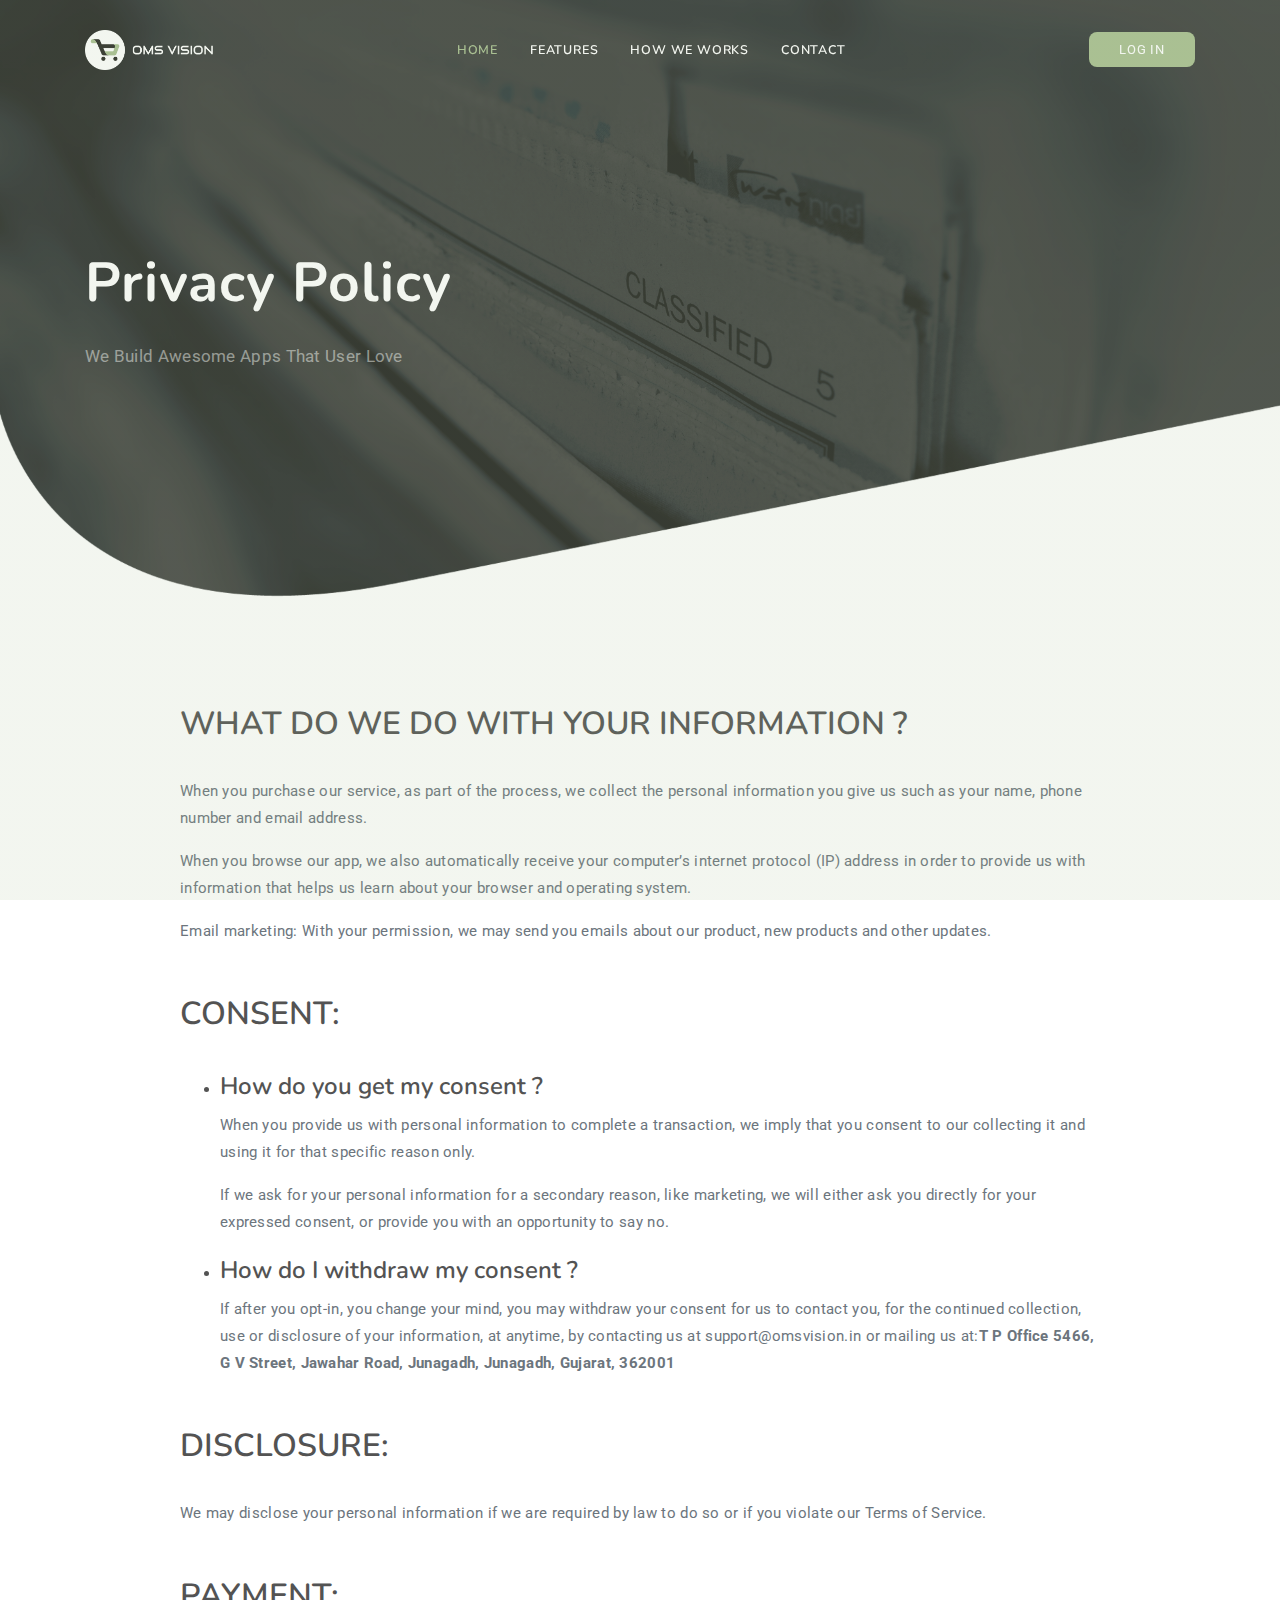
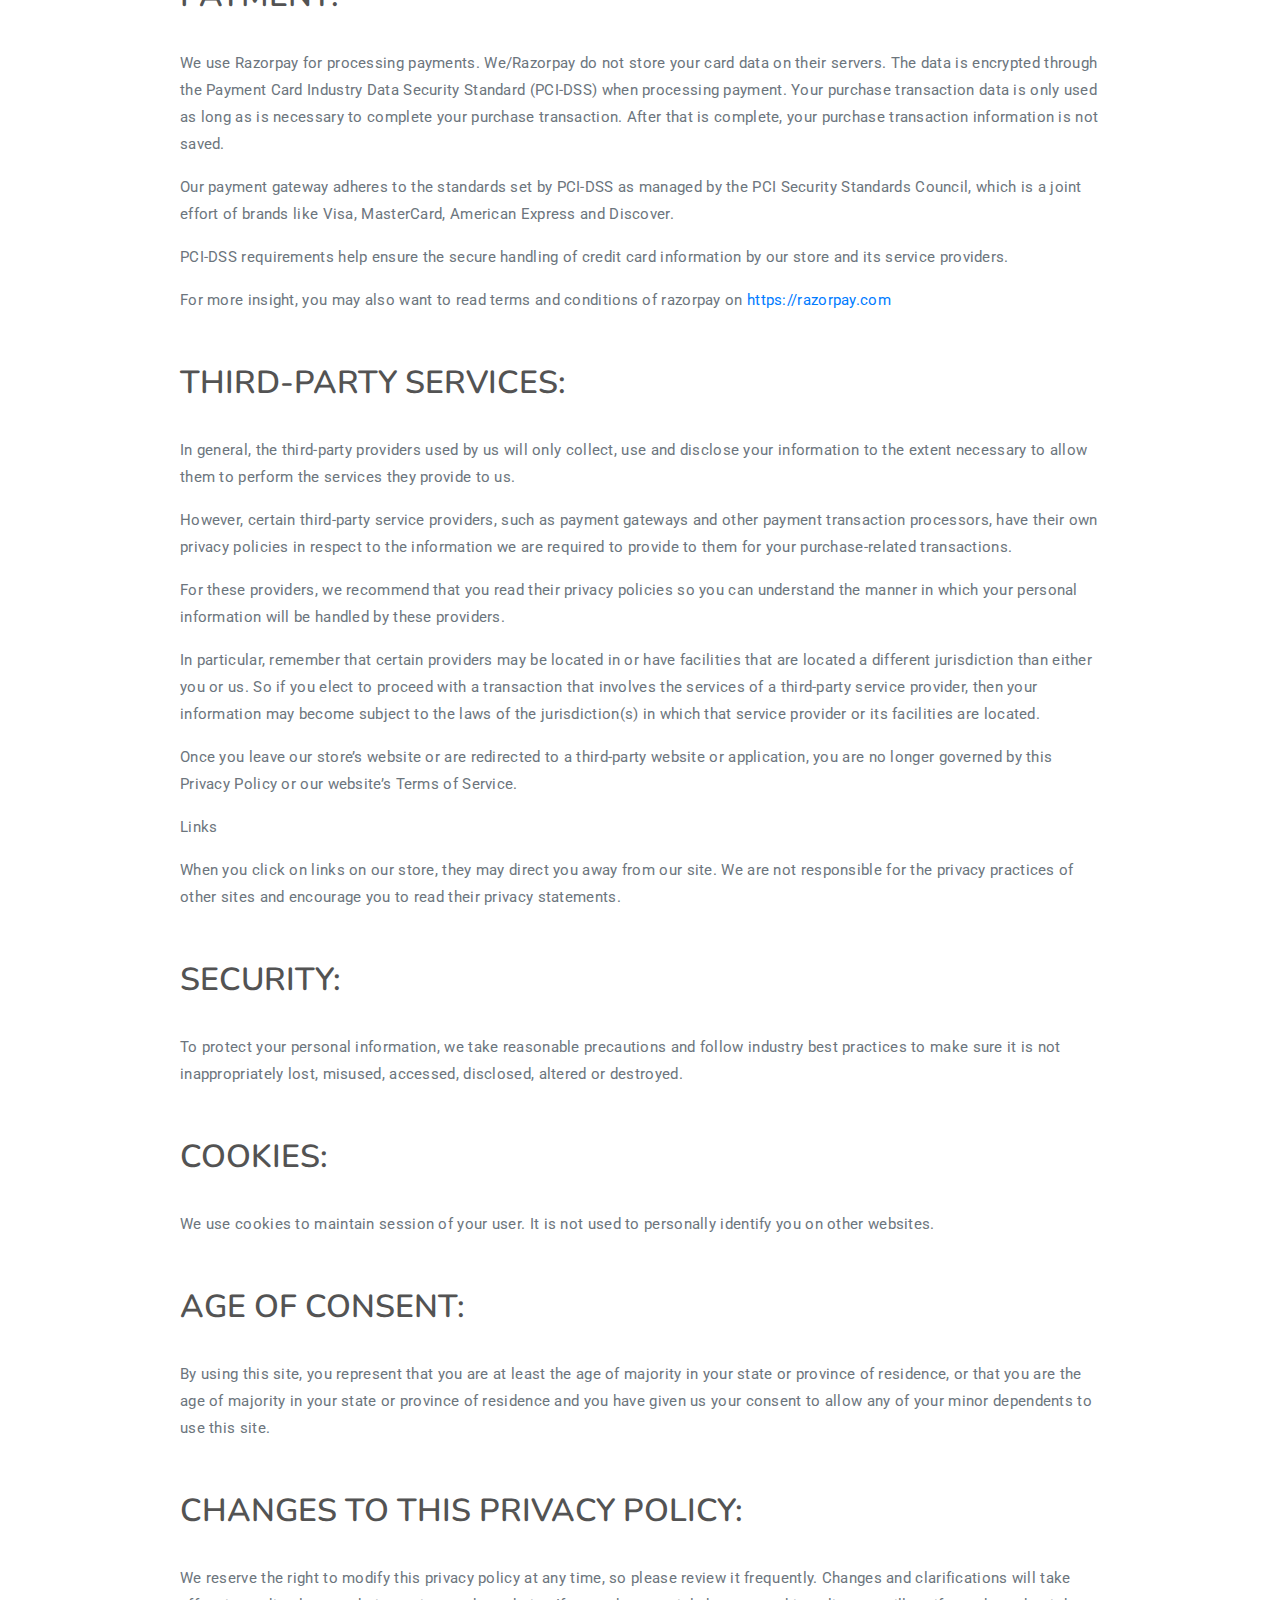
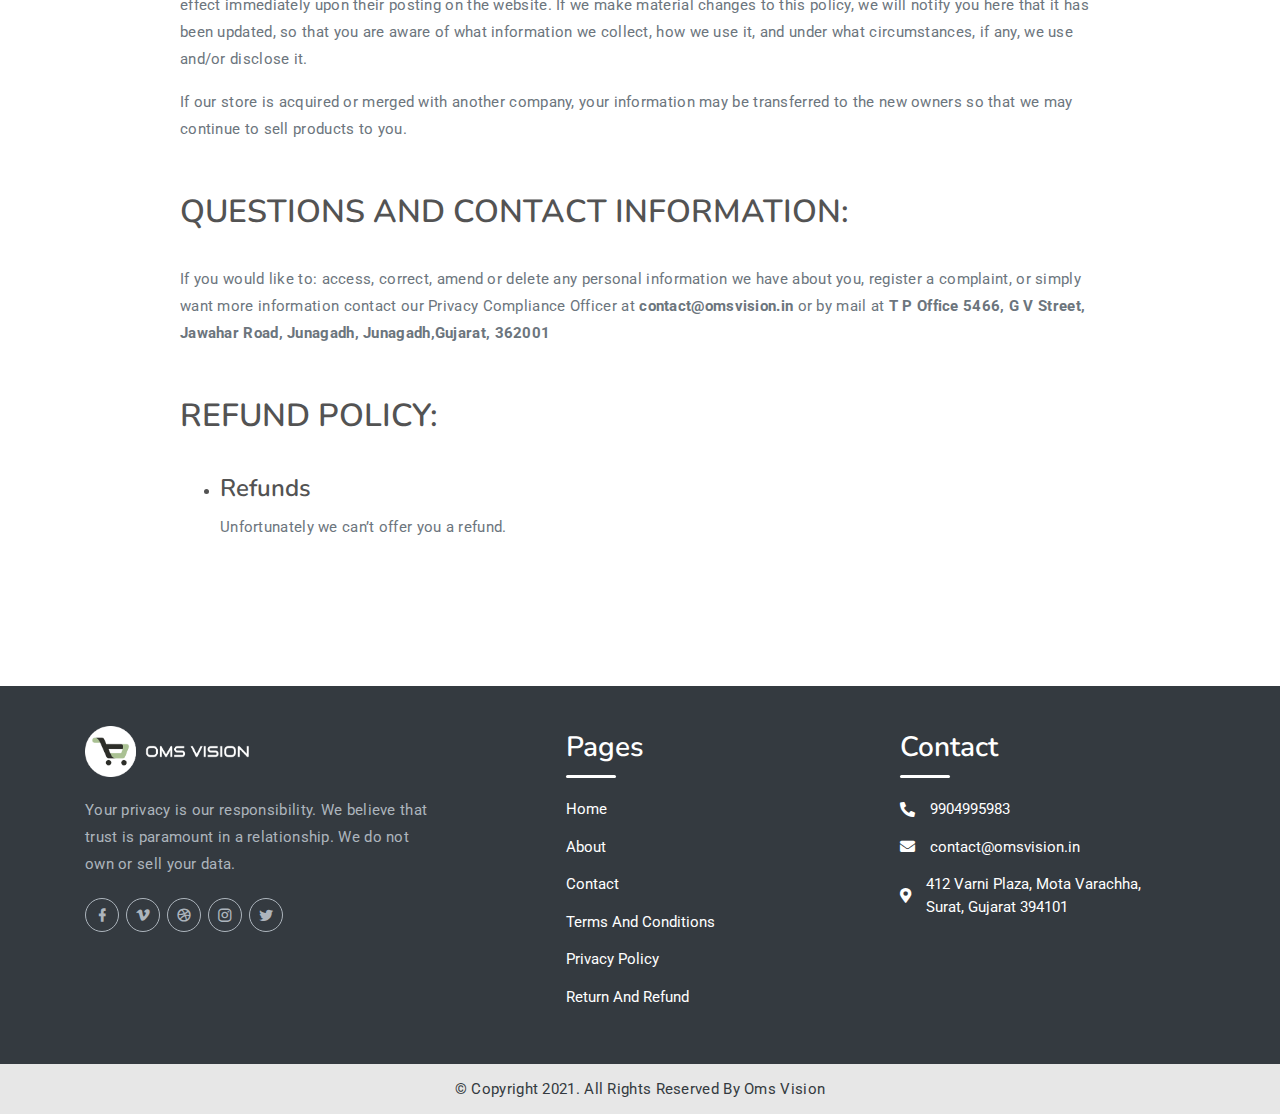
<file: Oms Vision/privacy.html>
<!DOCTYPE html>
    <html lang="en">
    <head>
        <meta charset="utf-8" />
        <title>Oms Vision</title>
        <meta name="viewport" content="width=device-width, initial-scale=1.0">
        <!-- favicon -->
        <link rel="shortcut icon" href="images/favicon.ico">
        <!-- Bootstrap -->
        <link href="css/bootstrap.min.css" rel="stylesheet" type="text/css" />
        <!-- Magnific -->
        <link href="css/magnific-popup.css" rel="stylesheet" type="text/css" />
        <!-- Icon -->
        <link href="css/materialdesignicons.min.css" rel="stylesheet" type="text/css" />
        <link rel="stylesheet" href="https://use.fontawesome.com/releases/v5.15.4/css/all.css">
        <link href="css/pe-icon-7-stroke.css" rel="stylesheet" type="text/css" />          
        <!-- SLICK SLIDER -->
        <link rel="stylesheet" href="css/owl.carousel.min.css"/> 
        <link rel="stylesheet" href="css/owl.theme.css"/> 
        <link rel="stylesheet" href="css/owl.transitions.css"/>   
        <!-- Swiper CSS -->
        <link rel="stylesheet" href="css/swiper.min.css">
        <!-- Animation -->
        <link rel="stylesheet" href="css/aos.css">
        <!-- Custom Css -->
        <link href="css/style.css" rel="stylesheet" type="text/css" />

    </head>

    <body>
        <!-- Loader -->
        <div id="preloader">
            <div id="status">
                <div class="sk-circle">
                    <div class="sk-circle1 sk-child"></div>
                    <div class="sk-circle2 sk-child"></div>
                    <div class="sk-circle3 sk-child"></div>
                    <div class="sk-circle4 sk-child"></div>
                    <div class="sk-circle5 sk-child"></div>
                    <div class="sk-circle6 sk-child"></div>
                    <div class="sk-circle7 sk-child"></div>
                    <div class="sk-circle8 sk-child"></div>
                    <div class="sk-circle9 sk-child"></div>
                    <div class="sk-circle10 sk-child"></div>
                    <div class="sk-circle11 sk-child"></div>
                    <div class="sk-circle12 sk-child"></div>
                </div>
            </div>
        </div>
        <!-- Loader -->

        <!-- Navbar Start -->
        <nav class="navbar navbar-expand-lg fixed-top navbar-custom navbar-light sticky">
    		<div class="container">
			    <a class="navbar-brand" href="#">
                    <img src="images/logo.png" class="l-dark" height="40" alt="">
                    <img src="images/logo-light.png" class="l-light" height="40" alt="">
                </a>
			    <button class="navbar-toggler" type="button" data-toggle="collapse" data-target="#navbarCollapse" aria-controls="navbarCollapse" aria-expanded="false" aria-label="Toggle navigation">
			        <span class="mdi mdi-menu"></span>
			    </button><!--end button-->

			    <div class="collapse navbar-collapse" id="navbarCollapse">
			        <ul class="navbar-nav mx-auto">
			            <li class="nav-item active">
			                <a class="nav-link" href="index.html#home">Home</a>
			            </li><!--end nav item-->
			            <li class="nav-item">
			                <a class="nav-link" href="index.html#services">Features</a>
			            </li><!--end nav item-->
			            <li class="nav-item">
			                <a class="nav-link" href="index.html#work">HOW WE WORKS</a>
			            </li><!--end nav item-->
			            <li class="nav-item">
			                <a class="nav-link" href="contact_us.html">Contact</a>
			            </li><!--end nav item-->
                    </ul><!--end navbar nav-->
                    <div>
                        <a href="https://app.omsvision.in/login" class="login-button mouse-down ml-3">LOG IN</a>
                    </div><!--end login button-->
			    </div><!--end collapse-->
		    </div><!--end container-->
		</nav><!--end navbar-->
        <!-- Navbar End -->

        <!-- HOME START-->
        <section class="bg-home bg-home-1" style="background-image:url('images/privacy-bg.jpg')" id="home">
            <div class="bg-overlay"></div>
            <div class="home-center">
                <div class="home-desc-center">
                    <div class="container">
                        <div class="row align-items-center">
                            <div class="col-lg-7 col-md-6">
                                <div class="title-heading">
                                    <h1 class="heading text-white mb-3">Privacy Policy</h1>
                                    <p class="para-desc text-white-50">We Build Awesome Apps That User Love</p>
                                </div>
                            </div><!--end col-->
                        </div><!--end row-->
                    </div><!--end container--> 
                    <div class="container-fluid">
                        <div class="row">
                            <div class="home-shape home-shape-1">
                                <img src="images/shp01.png" alt="" class="img-fluid mx-auto d-block">
                            </div>
                        </div><!--end row-->
                    </div><!--end container fluid-->
                </div><!--end home desc center-->
            </div><!--end home center-->
        </section><!--end section-->
        <!-- HOME END-->

        <!-- terms and conditions start -->
        <section class="section">
            <div class="container">
                <div class="row justify-content-center">
                    <div class="col-10">
                        <div class="tmc-main">
                            <h2>WHAT DO WE DO WITH YOUR INFORMATION ?</h2>
                            <p class="text-muted">
                                When you purchase our service, as part of the process, we collect the personal information you give us such as your name, phone number and email address.
                            </p>

                            <p class="text-muted">
                                When you browse our app, we also automatically receive your computer’s internet protocol (IP) address in order to provide us with information that helps us learn about your browser and operating system.
                            </p>

                            <p class="text-muted">
                                Email marketing: With your permission, we may send you emails about our product, new products and other updates.
                            </p>
                        </div>

                        <div class="tmc-main">
                            <h2>CONSENT: </h2>
                            <ul>
                                <li>
                                    <h4>How do you get my consent ?</h4>
                                    <p class="text-muted">
                                        When you provide us with personal information to complete a transaction, we imply that you consent to our collecting it and using it for that specific reason only.
                                    </p>
                                    <p class="text-muted">
                                        If we ask for your personal information for a secondary reason, like marketing, we will either ask you directly for your expressed consent, or provide you with an opportunity to say no.
                                    </p>
                                </li>

                                <li>
                                    <h4>How do I withdraw my consent ?</h4>
                                    <p class="text-muted">
                                        If after you opt-in, you change your mind, you may withdraw your consent for us to contact you, for the continued collection, use or disclosure of your information, at anytime, by contacting us at support@omsvision.in or mailing us at:<strong>T P Office 5466, G V Street, Jawahar Road, Junagadh, Junagadh, Gujarat, 362001</strong>
                                    </p>
                                </li>
                            </ul>
                        </div>

                        <div class="tmc-main">
                            <h2>DISCLOSURE:</h2>
                            <p class="text-muted">
                                We may disclose your personal information if we are required by law to do so or if you violate our Terms of Service.
                            </p>
                        </div>

                        <div class="tmc-main">
                            <h2>PAYMENT:</h2>
                            <p class="text-muted">
                                We use Razorpay for processing payments. We/Razorpay do not store your card data on their servers. The data is encrypted through the Payment Card Industry Data Security Standard (PCI-DSS) when processing payment. Your purchase transaction data is only used as long as is necessary to complete your purchase transaction. After that is complete, your purchase transaction information is not saved.
                            </p>
                            <p class="text-muted">
                                Our payment gateway adheres to the standards set by PCI-DSS as managed by the PCI Security Standards Council, which is a joint effort of brands like Visa, MasterCard, American Express and Discover.
                            </p>
                            <p class="text-muted">
                                PCI-DSS requirements help ensure the secure handling of credit card information by our store and its service providers.
                            </p>
                            <p class="text-muted">
                                For more insight, you may also want to read terms and conditions of razorpay on <a href="https://razorpay.com" target="_blank">https://razorpay.com</a>
                            </p>
                        </div>

                        <div class="tmc-main">
                            <h2>THIRD-PARTY SERVICES:</h2>
                            <p class="text-muted">
                                In general, the third-party providers used by us will only collect, use and disclose your information to the extent necessary to allow them to perform the services they provide to us.
                            </p>
                            <p class="text-muted">
                                However, certain third-party service providers, such as payment gateways and other payment transaction processors, have their own privacy policies in respect to the information we are required to provide to them for your purchase-related transactions.
                            </p>
                            <p class="text-muted">
                                For these providers, we recommend that you read their privacy policies so you can understand the manner in which your personal information will be handled by these providers.
                            </p>
                            <p class="text-muted">
                                In particular, remember that certain providers may be located in or have facilities that are located a different jurisdiction than either you or us. So if you elect to proceed with a transaction that involves the services of a third-party service provider, then your information may become subject to the laws of the jurisdiction(s) in which that service provider or its facilities are located.
                            </p>
                            <p class="text-muted">
                                Once you leave our store’s website or are redirected to a third-party website or application, you are no longer governed by this Privacy Policy or our website’s Terms of Service. 
                            </p>
                            <p class="text-muted">
                                Links
                            </p>
                            <p class="text-muted">
                                When you click on links on our store, they may direct you away from our site. We are not responsible for the privacy practices of other sites and encourage you to read their privacy statements.
                            </p>
                        </div>

                        <div class="tmc-main">
                            <h2>SECURITY:</h2>
                            <p class="text-muted">
                                To protect your personal information, we take reasonable precautions and follow industry best practices to make sure it is not inappropriately lost, misused, accessed, disclosed, altered or destroyed.
                            </p>
                        </div>

                        <div class="tmc-main">
                            <h2>COOKIES:</h2>
                            <p class="text-muted">
                                We use cookies to maintain session of your user. It is not used to personally identify you on other websites.
                            </p>
                        </div>

                        <div class="tmc-main">
                            <h2>AGE OF CONSENT:</h2>
                            <p class="text-muted">
                                By using this site, you represent that you are at least the age of majority in your state or province of residence, or that you are the age of majority in your state or province of residence and you have given us your consent to allow any of your minor dependents to use this site.
                            </p>
                        </div>

                        <div class="tmc-main">
                            <h2>CHANGES TO THIS PRIVACY POLICY:</h2>
                            <p class="text-muted">
                                We reserve the right to modify this privacy policy at any time, so please review it frequently. Changes and clarifications will take effect immediately upon their posting on the website. If we make material changes to this policy, we will notify you here that it has been updated, so that you are aware of what information we collect, how we use it, and under what circumstances, if any, we use and/or disclose it.
                            </p>
                            <p class="text-muted">
                                If our store is acquired or merged with another company, your information may be transferred to the new owners so that we may continue to sell products to you.
                            </p>
                        </div>

                        <div class="tmc-main" id="refunds">
                            <h2>QUESTIONS AND CONTACT INFORMATION:</h2>
                            <p class="text-muted">
                                If you would like to: access, correct, amend or delete any personal information we have about you, register a complaint, or simply want more information contact our Privacy Compliance Officer at     <strong>contact@omsvision.in</strong> or by mail at <strong>T P Office 5466, G V Street, Jawahar Road, Junagadh, Junagadh,Gujarat, 362001</strong>
                            </p>
                        </div>

                        <div class="tmc-main">
                            <h2>REFUND POLICY: </h2>
                            <ul>
                                <li>
                                    <h4>Refunds</h4>
                                    <p class="text-muted">
                                        Unfortunately we can’t offer you a refund.
                                    </p>
                                </li>
                            </ul>
                        </div>

                        
                    </div>
                </div>

                
            </div><!--end container-->
        </section><!--end section-->
        <!-- terms and conditions end -->

        <!-- Footer Start -->
        <footer class="footer bg-dark">
            <div class="container">
                <div class="row">
                    <div class="col-sm-12 col-md-4 d-flex justify-content-center">
                        <div class="footer-box-1">
                            <img src="images/logo-light.png" height="51" alt="logo">
                            <p>
                                Your privacy is our responsibility. We believe that trust is paramount in a relationship. We do not own or sell your data.
                            </p>
                            <ul class="list-unstyled social-icon social mb-0 mt-4 mt-sm-0">
                                <li class="list-inline-item"><a href="#"><i class="mdi mdi-facebook"></i></a></li>
                                <li class="list-inline-item"><a href="#"><i class="mdi mdi-vimeo"></i></a></li>
                                <li class="list-inline-item"><a href="#"><i class="mdi mdi-dribbble"></i></a></li>
                                <li class="list-inline-item"><a href="#"><i class="mdi mdi-instagram"></i></a></li>
                                <li class="list-inline-item"><a href="#"><i class="mdi mdi-twitter"></i></a></li>
                            </ul>
                        </div>
                    </div><!--end col-->

                    <div class="col-sm-12 col-md-4 d-flex justify-content-md-center justify-content-sm-start">
                        <div class="footer-box-2">
                            <div class="footer-title">
                                <h3>Pages</h3>
                            </div>
                            <ul>
                                <li>
                                    <a href="index.html">Home</a>
                                </li>

                                <li>
                                    <a href="about.html">About</a>
                                </li>

                                <li>
                                    <a href="contact_us.html">Contact</a>
                                </li>

                                <li>
                                    <a href="tac.html">Terms And Conditions</a>
                                </li>

                                <li>
                                    <a href="privacy.html">Privacy Policy</a>
                                </li>

                                <li>
                                    <a href="privacy.html#refunds">Return And Refund</a>
                                </li>
                            </ul>
                        </div>   
                    </div><!--end col-->

                    <div class="col-sm-12 col-md-4 d-flex justify-content-md-center justify-content-sm-start">
                        <div class="footer-box-2">
                            <div class="footer-title">
                                <h3>Contact</h3>
                            </div>
                            <ul>
                                <li>
                                    <a href="tel:9904995983"><i class="fas fa-phone-alt"></i>9904995983</a>
                                </li>

                                <li>
                                    <a href="mailto:contact@omsvision.in"><i class="fas fa-envelope"></i>contact@omsvision.in</a>
                                </li>

                                <li>
                                    <a href="https://goo.gl/maps/ZWshs4hsxLAexazs5" target="_blanck"><i class="fas fa-map-marker-alt"></i>412 Varni Plaza, Mota Varachha,<br> Surat, Gujarat 394101</a>
                                </li>
                            </ul>
                        </div>   
                    </div><!--end col-->
                </div><!--end row-->
            </div><!--end container-->
        </footer><!--end footer-->
        <!-- Footer End -->
        
        <!-- Copyright Start -->
        <div class="copyright text-center">
            <p>© Copyright 2021. All Rights Reserved By Oms Vision</p>
        </div>
        <!-- Copyright End -->
        
        <!-- Back to top -->
        <a href="#" class="back-to-top text-center" id="back-to-top"> 
            <i class="mdi mdi-chevron-up d-block"> </i> 
        </a>
        <!-- Back to top -->
        <!-- javascript -->
        <script src="js/jquery.min.js"></script>
        <script src="js/bootstrap.bundle.min.js"></script>
        <script src="js/jquery.easing.min.js"></script>
        <script src="js/scrollspy.min.js"></script>
        <!-- SLIDER -->
        <script src="js/owl.carousel.min.js "></script>
        <!-- Magnific Popup -->
        <script src="js/jquery.magnific-popup.min.js"></script>
        <!-- Contact -->
        <script src="js/contact.js"></script>
        <!-- Swiper JS -->
        <script src="js/swiper.min.js"></script>
        <!-- Animation JS -->
        <script src="js/aos.js"></script>
	    <!-- Typed -->
        <script src="js/typed.js"></script>
        <script src="js/typed.init.js"></script>
        <!-- Plugin init -->
        <script src="js/plugin.init.js"></script>
        <!-- Main Js -->
        <script src="js/app.js"></script>
</html>
</file>
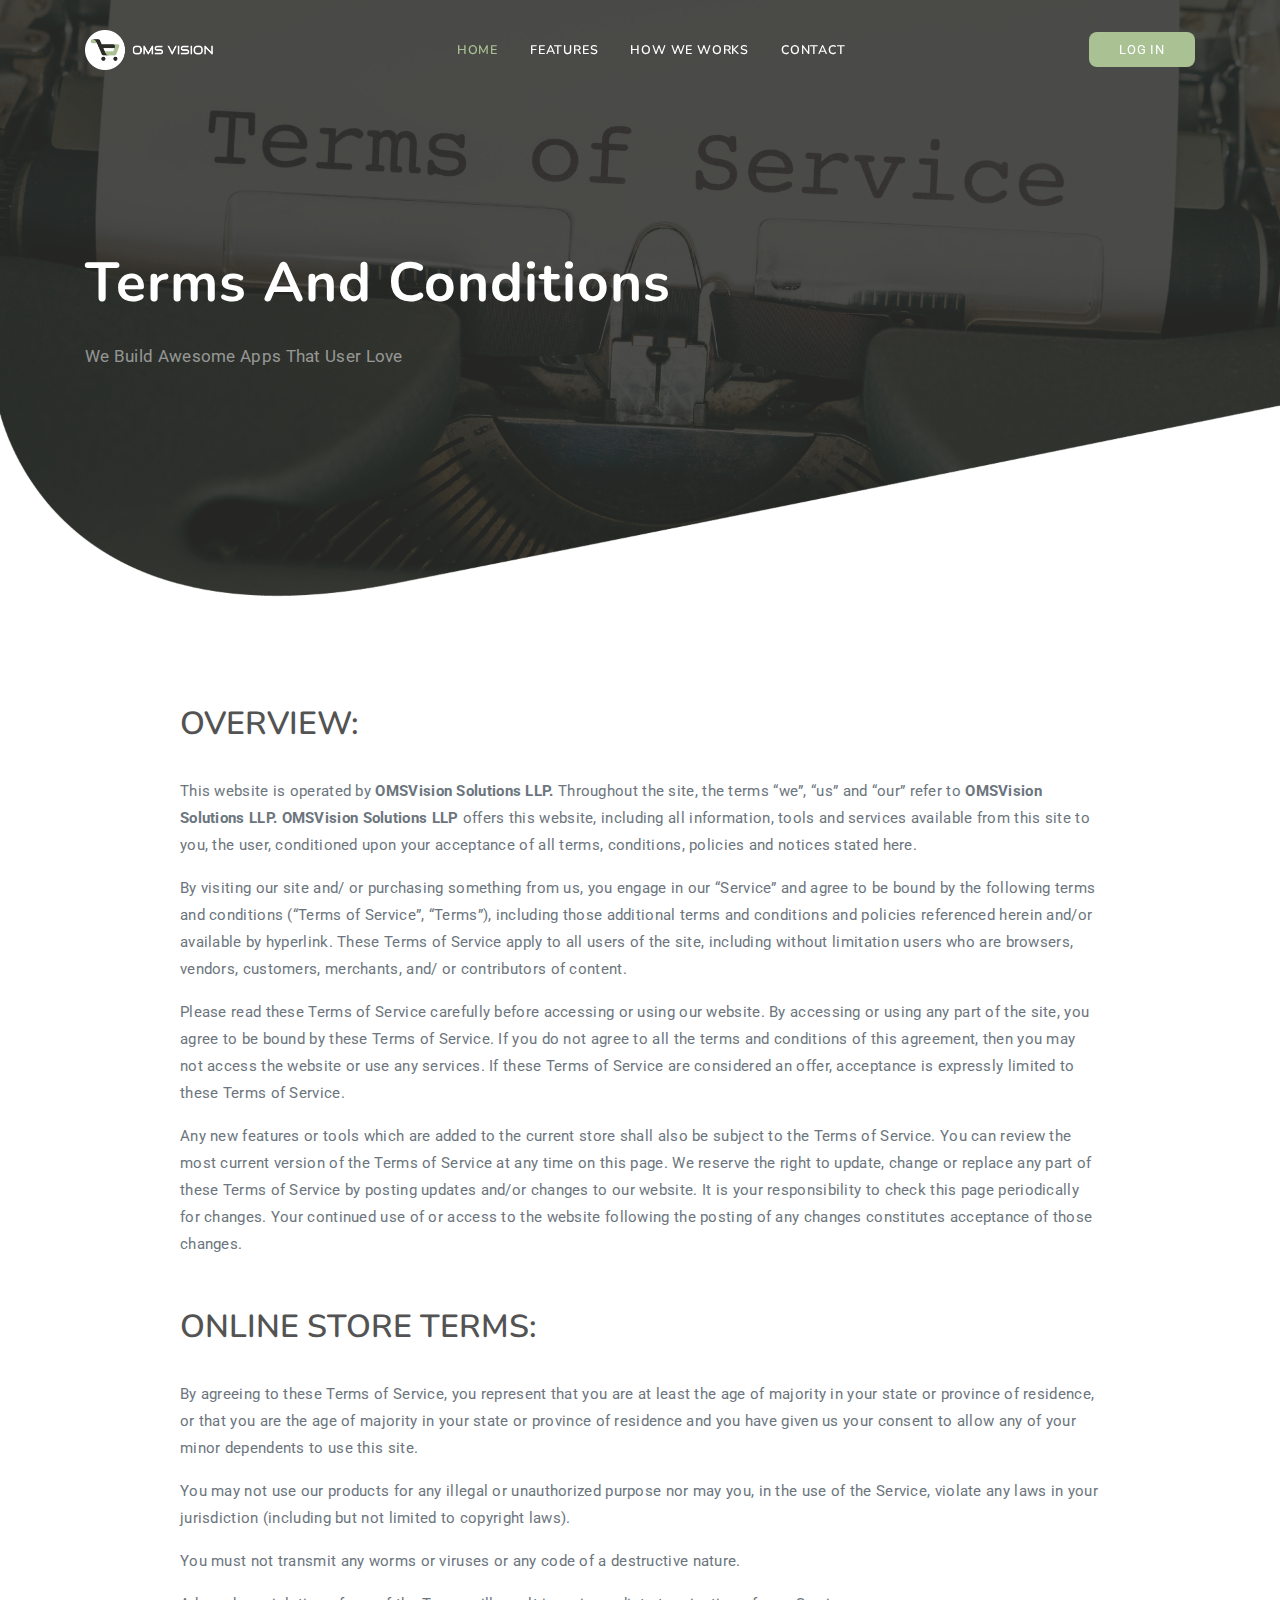
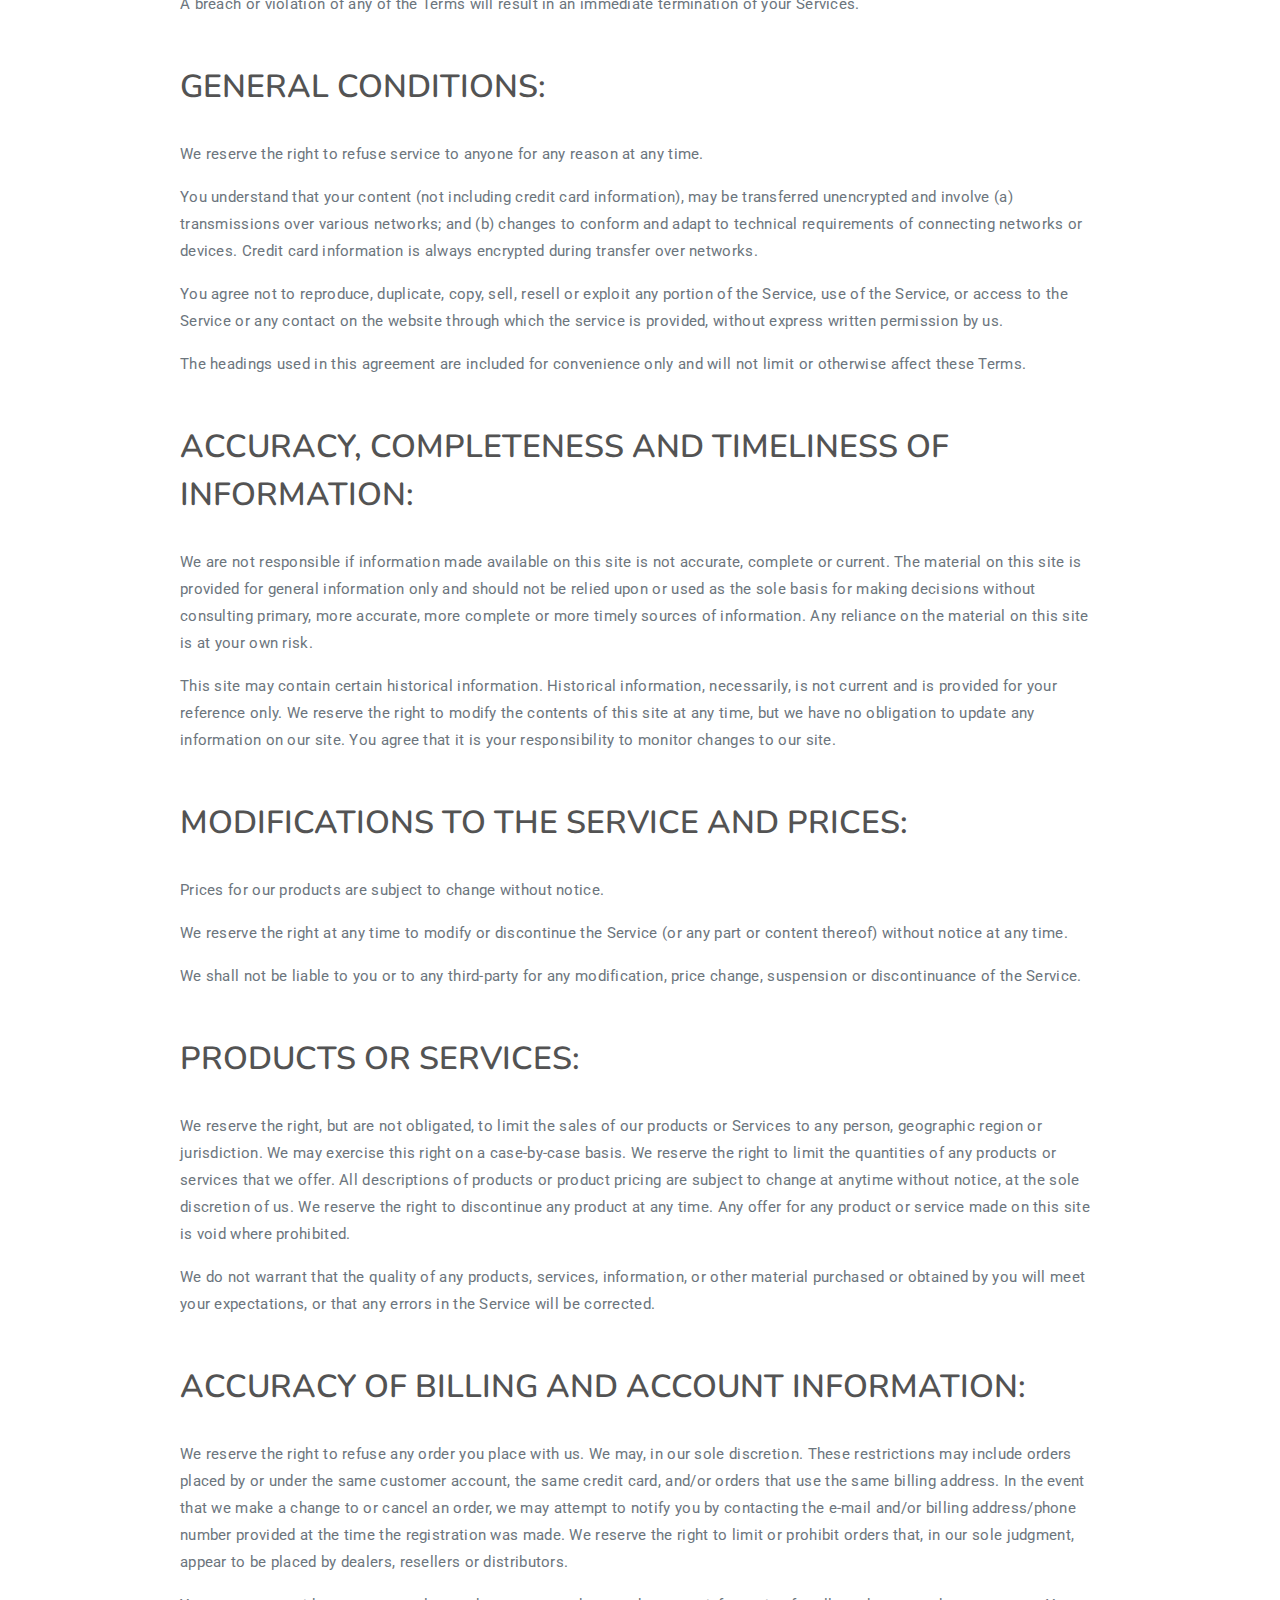
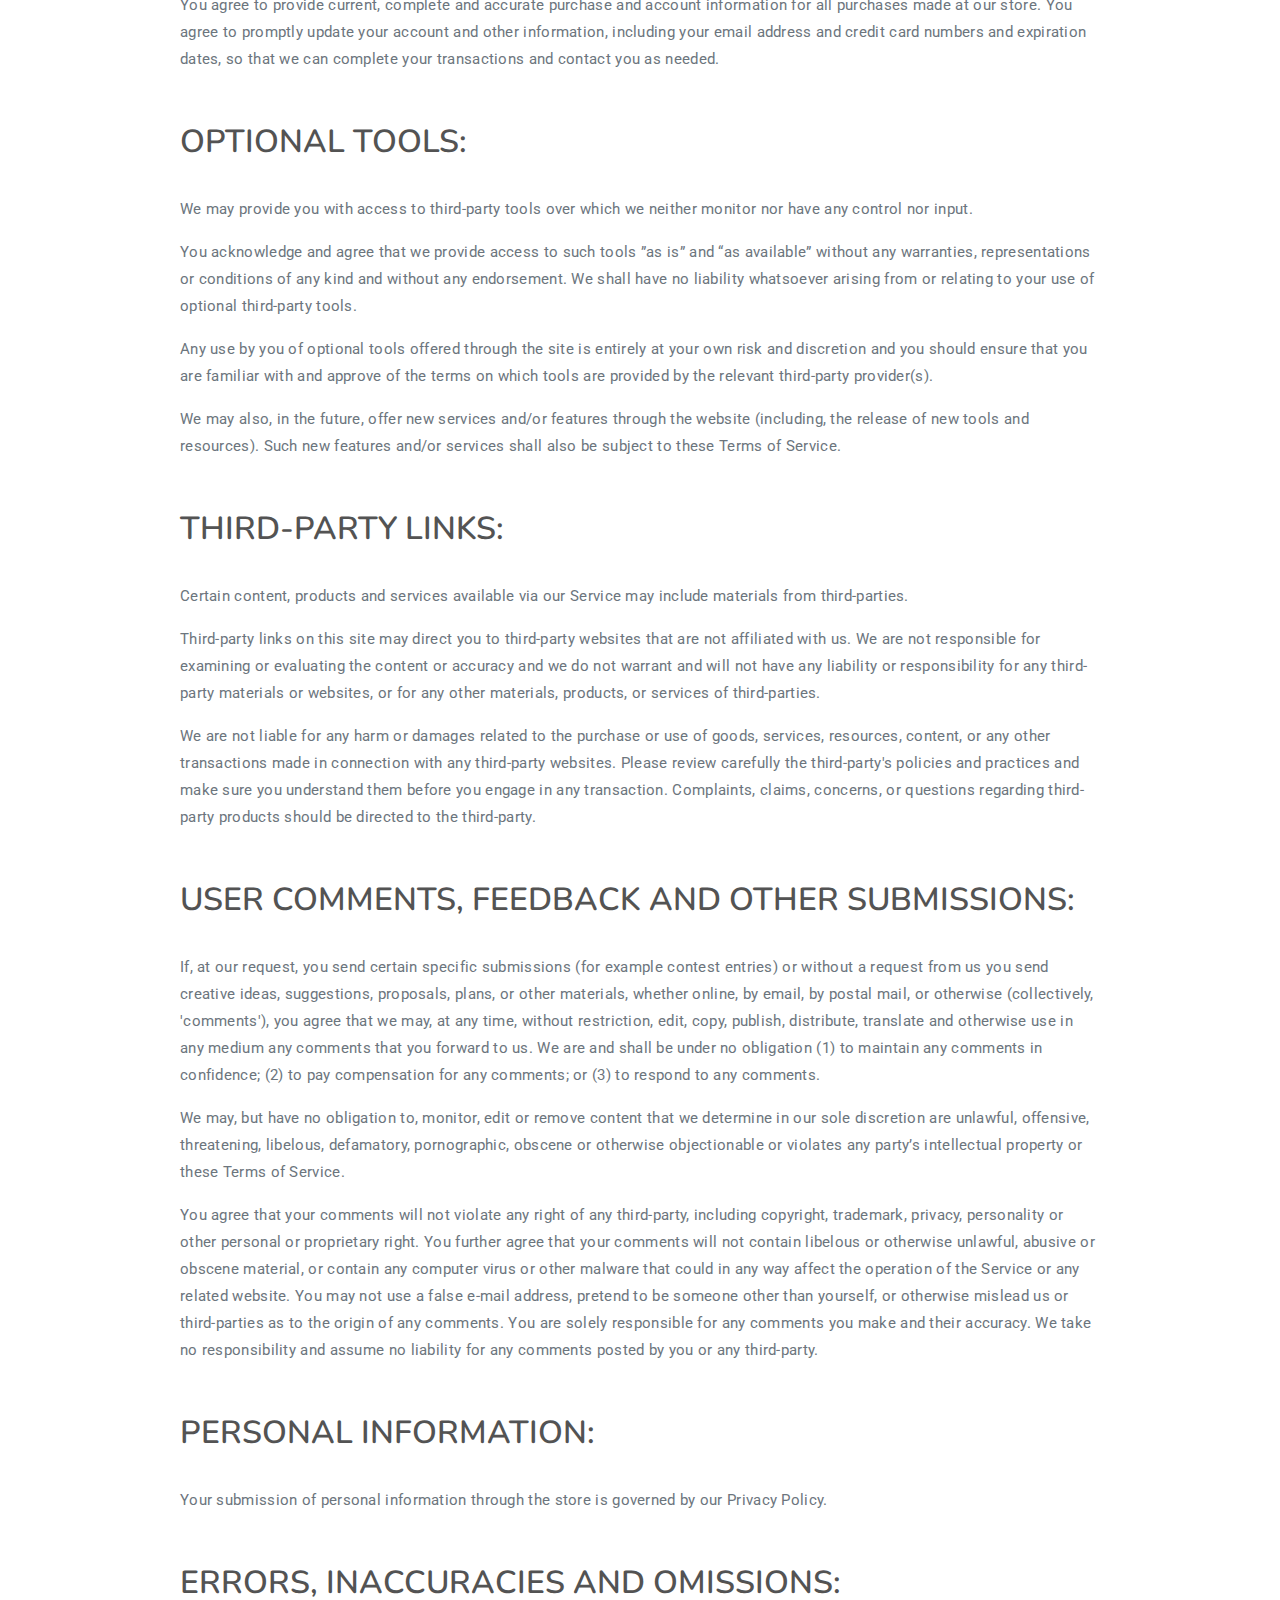
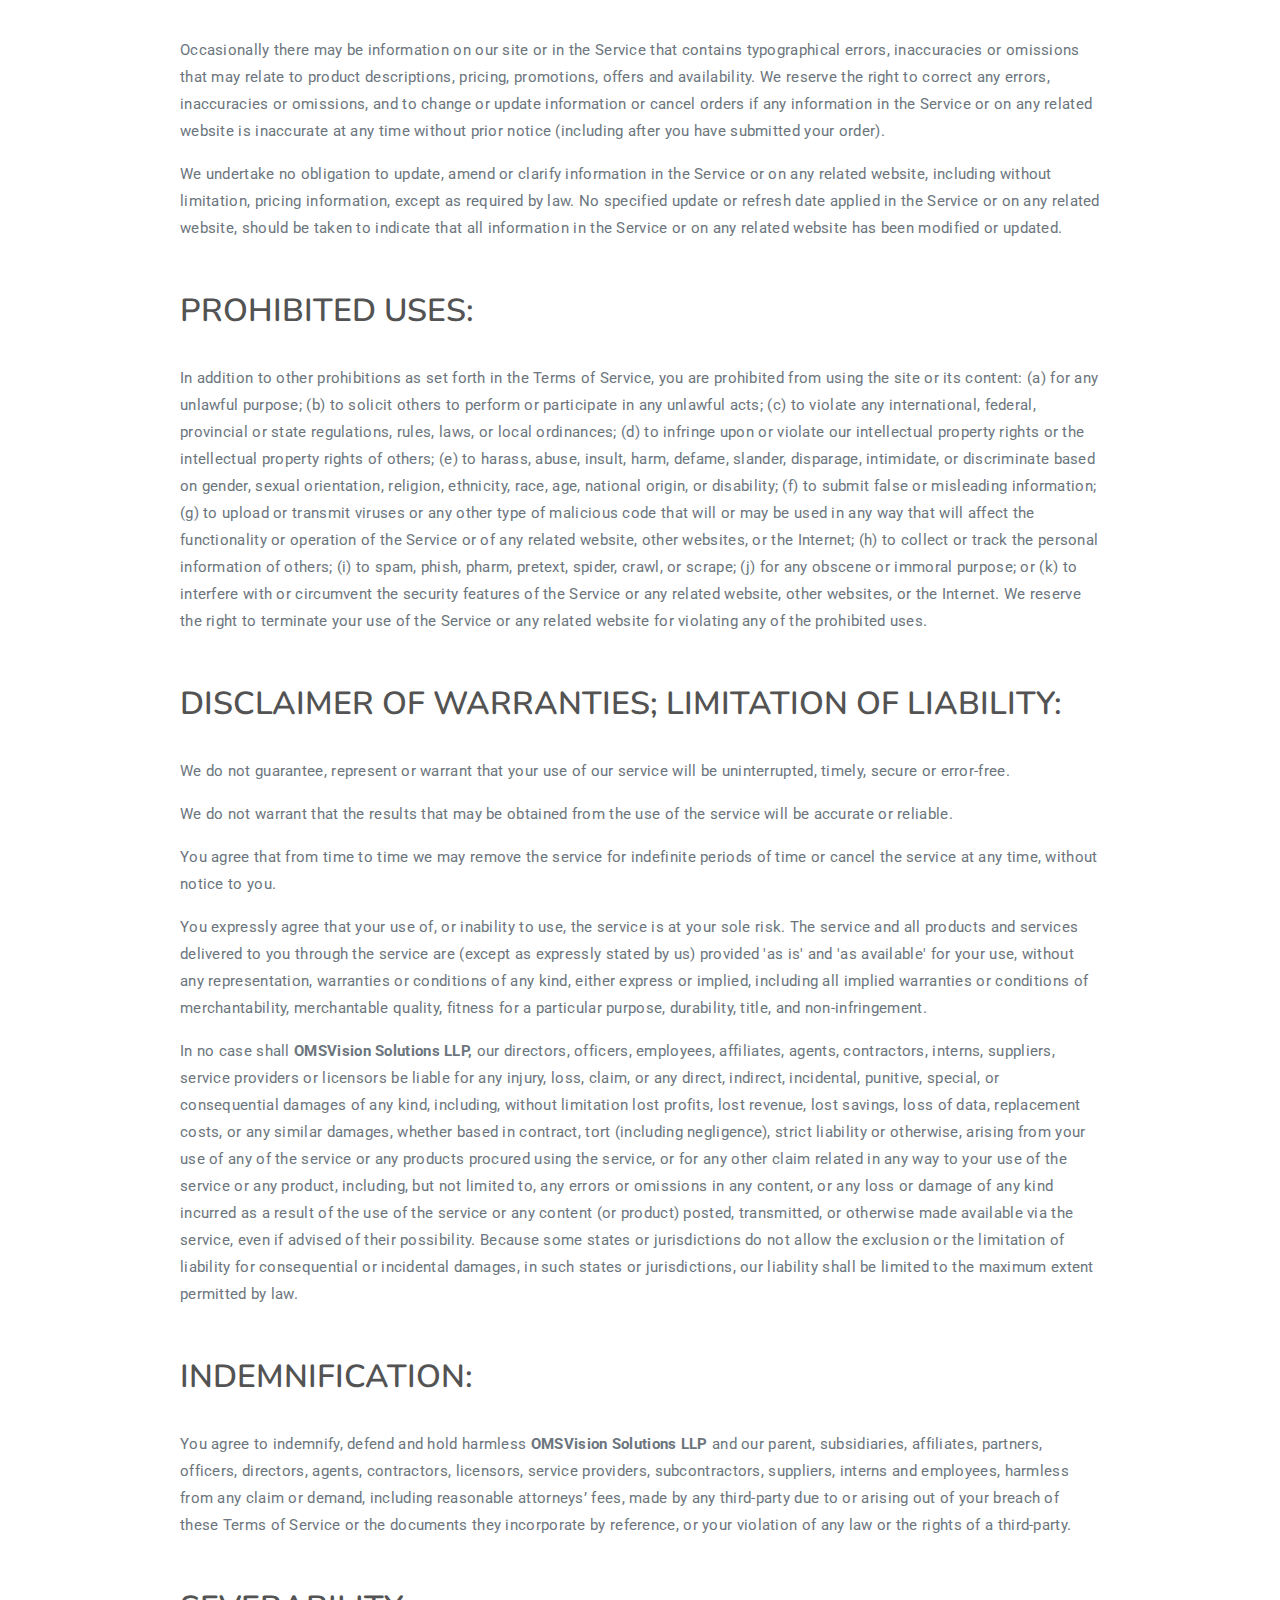
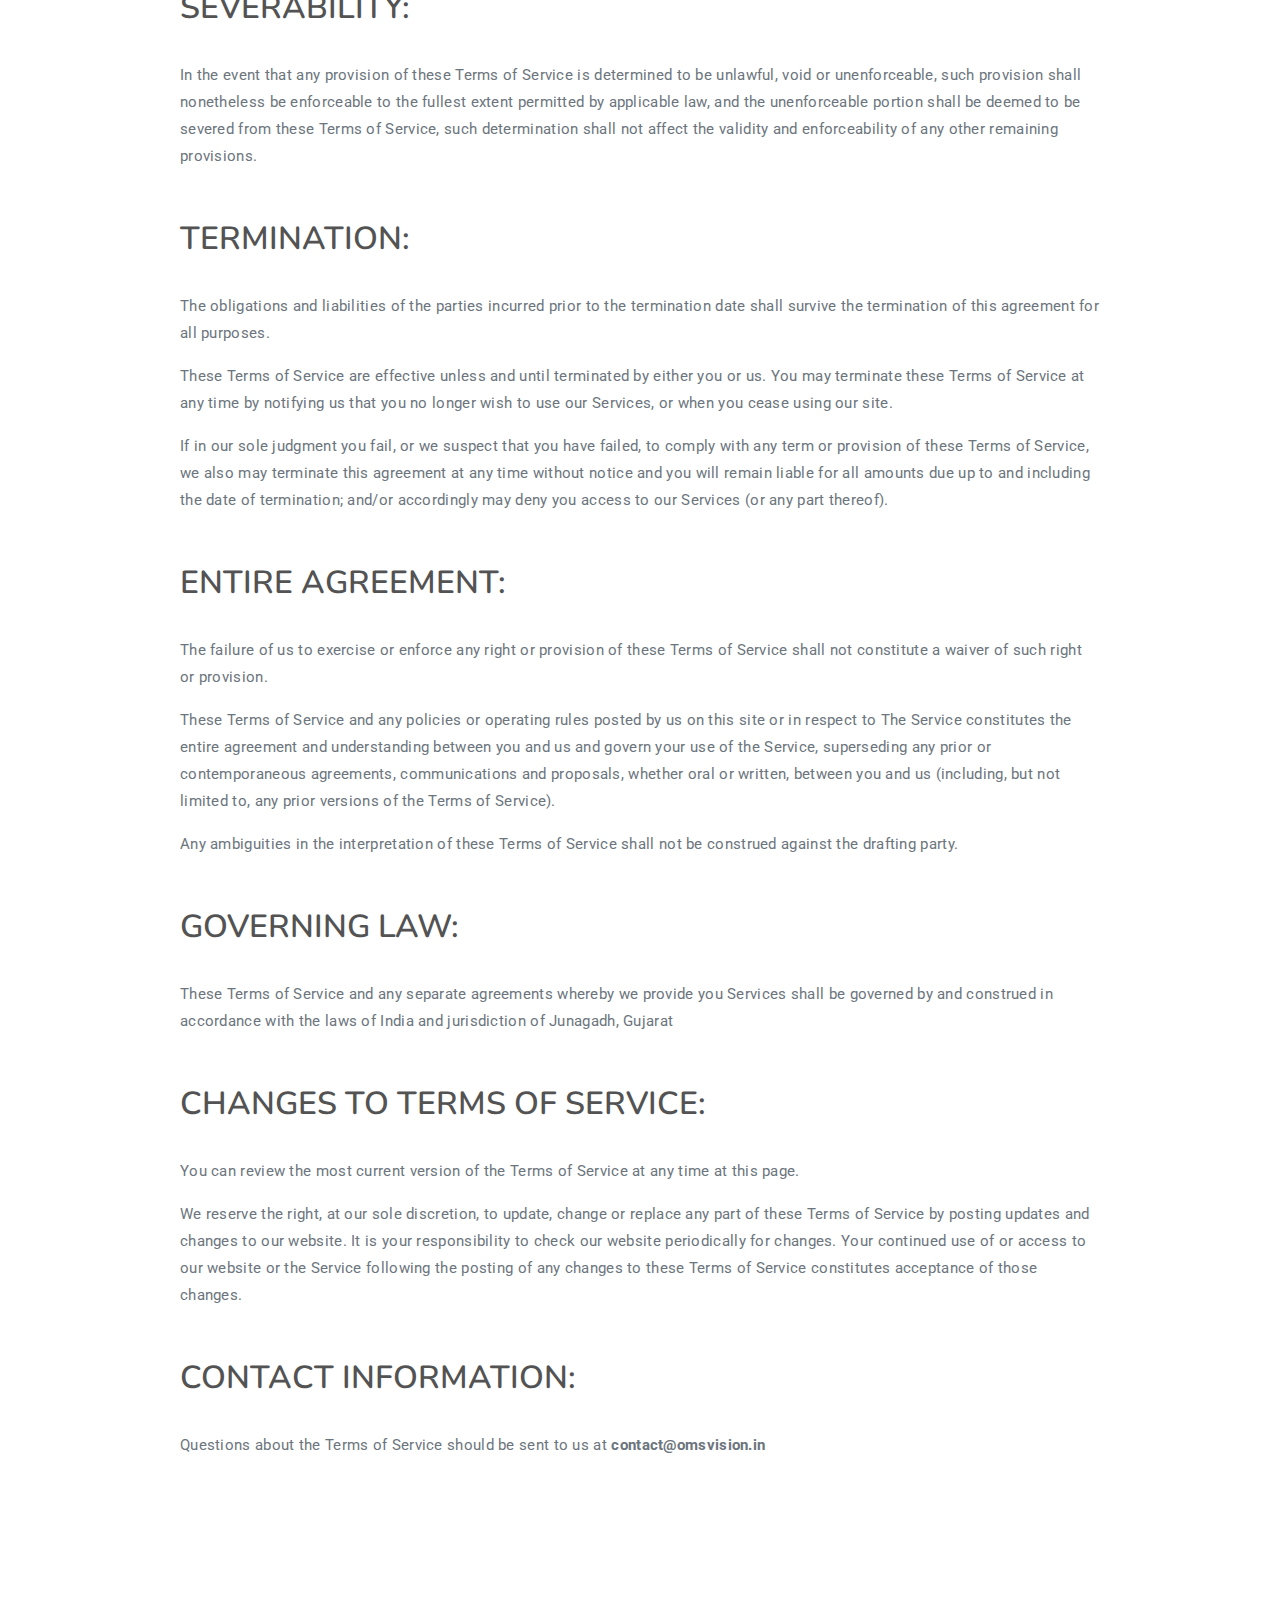
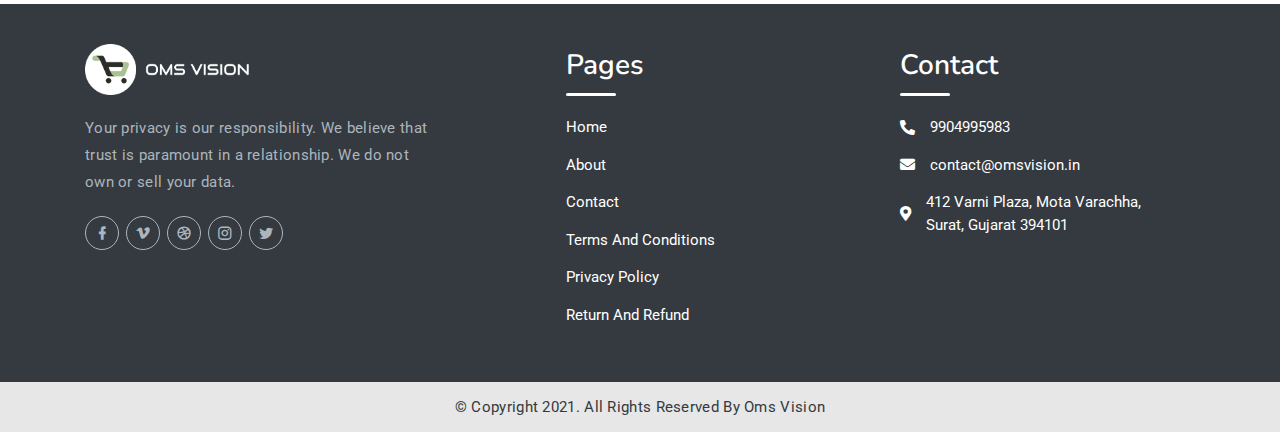
<file: Oms Vision/tac.html>
<!DOCTYPE html>
    <html lang="en">
    <head>
        <meta charset="utf-8" />
        <title>Oms Vision</title>
        <meta name="viewport" content="width=device-width, initial-scale=1.0">
        <!-- favicon -->
        <link rel="shortcut icon" href="images/favicon.ico">
        <!-- Bootstrap -->
        <link href="css/bootstrap.min.css" rel="stylesheet" type="text/css" />
        <!-- Magnific -->
        <link href="css/magnific-popup.css" rel="stylesheet" type="text/css" />
        <!-- Icon -->
        <link href="css/materialdesignicons.min.css" rel="stylesheet" type="text/css" />
        <link rel="stylesheet" href="https://use.fontawesome.com/releases/v5.15.4/css/all.css">
        <link href="css/pe-icon-7-stroke.css" rel="stylesheet" type="text/css" />          
        <!-- SLICK SLIDER -->
        <link rel="stylesheet" href="css/owl.carousel.min.css"/> 
        <link rel="stylesheet" href="css/owl.theme.css"/> 
        <link rel="stylesheet" href="css/owl.transitions.css"/>   
        <!-- Swiper CSS -->
        <link rel="stylesheet" href="css/swiper.min.css">
        <!-- Animation -->
        <link rel="stylesheet" href="css/aos.css">
        <!-- Custom Css -->
        <link href="css/style.css" rel="stylesheet" type="text/css" />

    </head>

    <body>
        <!-- Loader -->
        <div id="preloader">
            <div id="status">
                <div class="sk-circle">
                    <div class="sk-circle1 sk-child"></div>
                    <div class="sk-circle2 sk-child"></div>
                    <div class="sk-circle3 sk-child"></div>
                    <div class="sk-circle4 sk-child"></div>
                    <div class="sk-circle5 sk-child"></div>
                    <div class="sk-circle6 sk-child"></div>
                    <div class="sk-circle7 sk-child"></div>
                    <div class="sk-circle8 sk-child"></div>
                    <div class="sk-circle9 sk-child"></div>
                    <div class="sk-circle10 sk-child"></div>
                    <div class="sk-circle11 sk-child"></div>
                    <div class="sk-circle12 sk-child"></div>
                </div>
            </div>
        </div>
        <!-- Loader -->

        <!-- Navbar Start -->
        <nav class="navbar navbar-expand-lg fixed-top navbar-custom navbar-light sticky">
    		<div class="container">
			    <a class="navbar-brand" href="#">
                    <img src="images/logo.png" class="l-dark" height="40" alt="">
                    <img src="images/logo-light.png" class="l-light" height="40" alt="">
                </a>
			    <button class="navbar-toggler" type="button" data-toggle="collapse" data-target="#navbarCollapse" aria-controls="navbarCollapse" aria-expanded="false" aria-label="Toggle navigation">
			        <span class="mdi mdi-menu"></span>
			    </button><!--end button-->

			    <div class="collapse navbar-collapse" id="navbarCollapse">
			        <ul class="navbar-nav mx-auto">
			            <li class="nav-item active">
			                <a class="nav-link" href="index.html#home">Home</a>
			            </li><!--end nav item-->
			            <li class="nav-item">
			                <a class="nav-link" href="index.html#services">Features</a>
			            </li><!--end nav item-->
			            <li class="nav-item">
			                <a class="nav-link" href="index.html#work">HOW WE WORKS</a>
			            </li><!--end nav item-->
			            <li class="nav-item">
			                <a class="nav-link" href="contact_us.html">Contact</a>
			            </li><!--end nav item-->
                    </ul><!--end navbar nav-->
                    <div>
                        <a href="https://app.omsvision.in/login" class="login-button mouse-down ml-3">LOG IN</a>
                    </div><!--end login button-->
			    </div><!--end collapse-->
		    </div><!--end container-->
		</nav><!--end navbar-->
        <!-- Navbar End -->

        <!-- HOME START-->
        <section class="bg-home bg-home-1" style="background-image:url('images/temrs-bg.jpg')" id="home">
            <div class="bg-overlay"></div>
            <div class="home-center">
                <div class="home-desc-center">
                    <div class="container">
                        <div class="row align-items-center">
                            <div class="col-lg-7 col-md-6">
                                <div class="title-heading">
                                    <h1 class="heading text-white mb-3">Terms And Conditions</h1>
                                    <p class="para-desc text-white-50">We Build Awesome Apps That User Love</p>
                                </div>
                            </div><!--end col-->
                        </div><!--end row-->
                    </div><!--end container--> 
                    <div class="container-fluid">
                        <div class="row">
                            <div class="home-shape home-shape-1">
                                <img src="images/shp01.png" alt="" class="img-fluid mx-auto d-block">
                            </div>
                        </div><!--end row-->
                    </div><!--end container fluid-->
                </div><!--end home desc center-->
            </div><!--end home center-->
        </section><!--end section-->
        <!-- HOME END-->

        <!-- terms and conditions start -->
        <section class="section">
            <div class="container">
                <div class="row justify-content-center">
                    <div class="col-10">
                        <div class="tmc-main">
                            <h2>OVERVIEW: </h2>
                            <p class="text-muted">
                                This website is operated by <strong>OMSVision Solutions LLP.</strong> Throughout the site, the terms “we”, “us” and “our” refer to <strong>OMSVision Solutions LLP.</strong> <strong>OMSVision Solutions LLP</strong> offers this website, including all information, tools and services available from this site to you, the user, conditioned upon your acceptance of all terms, conditions, policies and notices stated here.
                            </p>

                            <p class="text-muted">
                                By visiting our site and/ or purchasing something from us, you engage in our “Service” and agree to be bound by the following terms and conditions (“Terms of Service”, “Terms”), including those additional terms and conditions and policies referenced herein and/or available by hyperlink. These Terms of Service apply  to all users of the site, including without limitation users who are browsers, vendors, customers, merchants, and/ or contributors of content.
                            </p>

                            <p class="text-muted">
                                Please read these Terms of Service carefully before accessing or using our website. By accessing or using any part of the site, you agree to be bound by these Terms of Service. If you do not agree to all the terms and conditions of this agreement, then you may not access the website or use any services. If these Terms of Service are considered an offer, acceptance is expressly limited to these Terms of Service.
                            </p>

                            <p class="text-muted">
                                Any new features or tools which are added to the current store shall also be subject to the Terms of Service. You can review the most current version of the Terms of Service at any time on this page. We reserve the right to update, change or replace any part of these Terms of Service by posting updates and/or changes to our website. It is your responsibility to check this page periodically for changes. Your continued use of or access to the website following the posting of any changes constitutes acceptance of those changes.
                            </p>
                        </div>

                        <div class="tmc-main">
                            <h2>ONLINE STORE TERMS: </h2>
                            <p class="text-muted">
                                By agreeing to these Terms of Service, you represent that you are at least the age of majority in your state or province of residence, or that you are the age of majority in your state or province of residence and you have given us your consent to allow any of your minor dependents to use this site.
                            </p>

                            <p class="text-muted">
                                You may not use our products for any illegal or unauthorized purpose nor may you, in the use of the Service, violate any laws in your jurisdiction (including but not limited to copyright laws).
                            </p>

                            <p class="text-muted">
                                You must not transmit any worms or viruses or any code of a destructive nature.
                            </p>

                            <p class="text-muted">
                                A breach or violation of any of the Terms will result in an immediate termination of your Services.
                            </p>
                        </div>

                        <div class="tmc-main">
                            <h2>GENERAL CONDITIONS: </h2>
                            <p class="text-muted">
                                We reserve the right to refuse service to anyone for any reason at any time.
                            </p>

                            <p class="text-muted">
                                You understand that your content (not including credit card information), may be transferred unencrypted and involve (a) transmissions over various networks; and (b) changes to conform and adapt to technical requirements of connecting networks or devices. Credit card information is always encrypted during transfer over networks.
                            </p>

                            <p class="text-muted">
                                You agree not to reproduce, duplicate, copy, sell, resell or exploit any portion of the Service, use of the Service, or access to the Service or any contact on the website through which the service is provided, without express written permission by us.
                            </p>

                            <p class="text-muted">
                                The headings used in this agreement are included for convenience only and will not limit or otherwise affect these Terms.
                            </p>
                        </div>

                        <div class="tmc-main">
                            <h2>ACCURACY, COMPLETENESS AND TIMELINESS OF INFORMATION: </h2>
                            <p class="text-muted">
                                We are not responsible if information made available on this site is not accurate, complete or current. The material on this site is provided for general information only and should not be relied upon or used as the sole basis for making decisions without consulting primary, more accurate, more complete or more timely sources of information. Any reliance on the material on this site is at your own risk.
                            </p>

                            <p class="text-muted">
                                This site may contain certain historical information. Historical information, necessarily, is not current and is provided for your reference only. We reserve the right to modify the contents of this site at any time, but we have no obligation to update any information on our site. You agree that it is your responsibility to monitor changes to our site.
                            </p>
                        </div>

                        <div class="tmc-main">
                            <h2>MODIFICATIONS TO THE SERVICE AND PRICES: </h2>
                            <p class="text-muted">
                                Prices for our products are subject to change without notice.
                            </p>

                            <p class="text-muted">
                                We reserve the right at any time to modify or discontinue the Service (or any part or content thereof) without notice at any time.
                            </p>

                            <p class="text-muted">
                                We shall not be liable to you or to any third-party for any modification, price change, suspension or discontinuance of the Service.
                            </p>
                        </div>

                        <div class="tmc-main">
                            <h2>PRODUCTS OR SERVICES: </h2>
                            <p class="text-muted">
                                We reserve the right, but are not obligated, to limit the sales of our products or Services to any person, geographic region or jurisdiction. We may exercise this right on a case-by-case basis. We reserve the right to limit the quantities of any products or services that we offer. All descriptions of products or product pricing are subject to change at anytime without notice, at the sole discretion of us. We reserve the right to discontinue any product at any time. Any offer for any product or service made on this site is void where prohibited.
                            </p>

                            <p class="text-muted">
                                We do not warrant that the quality of any products, services, information, or other material purchased or obtained by you will meet your expectations, or that any errors in the Service will be corrected.
                            </p>
                        </div>

                        <div class="tmc-main">
                            <h2>ACCURACY OF BILLING AND ACCOUNT INFORMATION: </h2>
                            <p class="text-muted">
                                We reserve the right to refuse any order you place with us. We may, in our sole discretion. These restrictions may include orders placed by or under the same customer account, the same credit card, and/or orders that use the same billing address. In the event that we make a change to or cancel an order, we may attempt to notify you by contacting the e-mail and/or billing address/phone number provided at the time the registration was made. We reserve the right to limit or prohibit orders that, in our sole judgment, appear to be placed by dealers, resellers or distributors.
                            </p>

                            <p class="text-muted">
                                You agree to provide current, complete and accurate purchase and account information for all purchases made at our store. You agree to promptly update your account and other information, including your email address and credit card numbers and expiration dates, so that we can complete your transactions and contact you as needed.
                            </p>
                        </div>

                        <div class="tmc-main">
                            <h2>OPTIONAL TOOLS: </h2>
                            <p class="text-muted">
                                We may provide you with access to third-party tools over which we neither monitor nor have any control nor input.
                            </p>

                            <p class="text-muted">
                                You acknowledge and agree that we provide access to such tools ”as is” and “as available” without any warranties, representations or conditions of any kind and without any endorsement. We shall have no liability whatsoever arising from or relating to your use of optional third-party tools.
                            </p>

                            <p class="text-muted">
                                Any use by you of optional tools offered through the site is entirely at your own risk and discretion and you should ensure that you are familiar with and approve of the terms on which tools are provided by the relevant third-party provider(s).
                            </p>

                            <p class="text-muted">
                                We may also, in the future, offer new services and/or features through the website (including, the release of new tools and resources). Such new features and/or services shall also be subject to these Terms of Service.
                            </p>
                        </div>

                        <div class="tmc-main">
                            <h2>THIRD-PARTY LINKS: </h2>
                            <p class="text-muted">
                                Certain content, products and services available via our Service may include materials from third-parties.
                            </p>

                            <p class="text-muted">
                                Third-party links on this site may direct you to third-party websites that are not affiliated with us. We are not responsible for examining or evaluating the content or accuracy and we do not warrant and will not have any liability or responsibility for any third-party materials or websites, or for any other materials, products, or services of third-parties.
                            </p>

                            <p class="text-muted">
                                We are not liable for any harm or damages related to the purchase or use of goods, services, resources, content, or any other transactions made in connection with any third-party websites. Please review carefully the third-party's policies and practices and make sure you understand them before you engage in any transaction. Complaints, claims, concerns, or questions regarding third-party products should be directed to the third-party.
                            </p>
                        </div>

                        <div class="tmc-main">
                            <h2>USER COMMENTS, FEEDBACK AND OTHER SUBMISSIONS: </h2>
                            <p class="text-muted">
                                If, at our request, you send certain specific submissions (for example contest entries) or without a request from us you send creative ideas, suggestions, proposals, plans, or other materials, whether online, by email, by postal mail, or otherwise (collectively, 'comments'), you agree that we may, at any time, without restriction, edit, copy, publish, distribute, translate and otherwise use in any medium any comments that you forward to us. We are and shall be under no obligation (1) to maintain any comments in confidence; (2) to pay compensation for any comments; or (3) to respond to any comments.
                            </p>

                            <p class="text-muted">
                                We may, but have no obligation to, monitor, edit or remove content that we determine in our sole discretion are unlawful, offensive, threatening, libelous, defamatory, pornographic, obscene or otherwise objectionable or violates any party’s intellectual property or these Terms of Service.
                            </p>

                            <p class="text-muted">
                                You agree that your comments will not violate any right of any third-party, including copyright, trademark, privacy, personality or other personal or proprietary right. You further agree that your comments will not contain libelous or otherwise unlawful, abusive or obscene material, or contain any computer virus or other malware that could in any way affect the operation of the Service or any related website. You may not use a false e-mail address, pretend to be someone other than yourself, or otherwise mislead us or third-parties as to the origin of any comments. You are solely responsible for any comments you make and their accuracy. We take no responsibility and assume no liability for any comments posted by you or any third-party.
                            </p>
                        </div>

                        <div class="tmc-main">
                            <h2>PERSONAL INFORMATION: </h2>
                            <p class="text-muted">
                                Your submission of personal information through the store is governed by our Privacy Policy. 
                            </p>
                        </div>

                        <div class="tmc-main">
                            <h2>ERRORS, INACCURACIES AND OMISSIONS: </h2>
                            <p class="text-muted">
                                Occasionally there may be information on our site or in the Service that contains typographical errors, inaccuracies or omissions that may relate to product descriptions, pricing, promotions, offers and availability. We reserve the right to correct any errors, inaccuracies or omissions, and to change or update information or cancel orders if any information in the Service or on any related website is inaccurate at any time without prior notice (including after you have submitted your order).
                            </p>

                            <p class="text-muted">
                                We undertake no obligation to update, amend or clarify information in the Service or on any related website, including without limitation, pricing information, except as required by law. No specified update or refresh date applied in the Service or on any related website, should be taken to indicate that all information in the Service or on any related website has been modified or updated.
                            </p>
                        </div>

                        <div class="tmc-main">
                            <h2>PROHIBITED USES: </h2>
                            <p class="text-muted">
                                In addition to other prohibitions as set forth in the Terms of Service, you are prohibited from using the site or its content: (a) for any unlawful purpose; (b) to solicit others to perform or participate in any unlawful acts; (c) to violate any international, federal, provincial or state regulations, rules, laws, or local ordinances; (d) to infringe upon or violate our intellectual property rights or the intellectual property rights of others; (e) to harass, abuse, insult, harm, defame, slander, disparage, intimidate, or discriminate based on gender, sexual orientation, religion, ethnicity, race, age, national origin, or disability; (f) to submit false or misleading information; (g) to upload or transmit viruses or any other type of malicious code that will or may be used in any way that will affect the functionality or operation of the Service or of any related website, other websites, or the Internet; (h) to collect or track the personal information of others; (i) to spam, phish, pharm, pretext, spider, crawl, or scrape; (j) for any obscene or immoral purpose; or (k) to interfere with or circumvent the security features of the Service or any related website, other websites, or the Internet. We reserve the right to terminate your use of the Service or any related website for violating any of the prohibited uses.
                            </p>
                        </div>

                        <div class="tmc-main">
                            <h2>DISCLAIMER OF WARRANTIES; LIMITATION OF LIABILITY: </h2>
                            <p class="text-muted">
                                We do not guarantee, represent or warrant that your use of our service will be uninterrupted, timely, secure or error-free.
                            </p>
                            <p class="text-muted">
                                We do not warrant that the results that may be obtained from the use of the service will be accurate or reliable.
                            </p>
                            <p class="text-muted">
                                You agree that from time to time we may remove the service for indefinite periods of time or cancel the service at any time, without notice to you.
                            </p>
                            <p class="text-muted">
                                You expressly agree that your use of, or inability to use, the service is at your sole risk. The service and all products and services delivered to you through the service are (except as expressly stated by us) provided 'as is' and 'as available' for your use, without any representation, warranties or conditions of any kind, either express or implied, including all implied warranties or conditions of merchantability, merchantable quality, fitness for a particular purpose, durability, title, and non-infringement.

                            </p>
                            <p class="text-muted">
                                In no case shall <strong>OMSVision Solutions LLP,</strong> our directors, officers, employees, affiliates, agents, contractors, interns, suppliers, service providers or licensors be liable for any injury, loss, claim, or any direct, indirect, incidental, punitive, special, or consequential damages of any kind, including, without limitation lost profits, lost revenue, lost savings, loss of data, replacement costs, or any similar damages, whether based in contract, tort (including negligence), strict liability or otherwise, arising from your use of any of the service or any products procured using the service, or for any other claim related in any way to your use of the service or any product, including, but not limited to, any errors or omissions in any content, or any loss or damage of any kind incurred as a result of the use of the service or any content (or product) posted, transmitted, or otherwise made available via the service, even if advised of their possibility. Because some states or jurisdictions do not allow the exclusion or the limitation of liability for consequential or incidental damages, in such states or jurisdictions, our liability shall be limited to the maximum extent permitted by law.
                            </p>
                        </div>

                        <div class="tmc-main">
                            <h2>INDEMNIFICATION: </h2>
                            <p class="text-muted">
                                You agree to indemnify, defend and hold harmless <strong>OMSVision Solutions LLP</strong> and our parent, subsidiaries, affiliates, partners, officers, directors, agents, contractors, licensors, service providers, subcontractors, suppliers, interns and employees, harmless from any claim or demand, including reasonable attorneys’ fees, made by any third-party due to or arising out of your breach of these Terms of Service or the documents they incorporate by reference, or your violation of any law or the rights of a third-party.
                            </p>
                        </div>

                        <div class="tmc-main">
                            <h2>SEVERABILITY: </h2>
                            <p class="text-muted">
                                In the event that any provision of these Terms of Service is determined to be unlawful, void or unenforceable, such provision shall nonetheless be enforceable to the fullest extent permitted by applicable law, and the unenforceable portion shall be deemed to be severed from these Terms of Service, such determination shall not affect the validity and enforceability of any other remaining provisions.
                            </p>
                        </div>

                        <div class="tmc-main">
                            <h2>TERMINATION: </h2>
                            <p class="text-muted">
                                The obligations and liabilities of the parties incurred prior to the termination date shall survive the termination of this agreement for all purposes.
                            </p>
                            <p class="text-muted">
                                These Terms of Service are effective unless and until terminated by either you or us. You may terminate these Terms of Service at any time by notifying us that you no longer wish to use our Services, or when you cease using our site.
                            </p>
                            <p class="text-muted">
                                If in our sole judgment you fail, or we suspect that you have failed, to comply with any term or provision of these Terms of Service, we also may terminate this agreement at any time without notice and you will remain liable for all amounts due up to and including the date of termination; and/or accordingly may deny you access to our Services (or any part thereof).
                            </p>
                        </div>

                        <div class="tmc-main">
                            <h2>ENTIRE AGREEMENT: </h2>
                            <p class="text-muted">
                                The failure of us to exercise or enforce any right or provision of these Terms of Service shall not constitute a waiver of such right or provision.
                            </p>
                            <p class="text-muted">
                                These Terms of Service and any policies or operating rules posted by us on this site or in respect to The Service constitutes the entire agreement and understanding between you and us and govern your use of the Service, superseding any prior or contemporaneous agreements, communications and proposals, whether oral or written, between you and us (including, but not limited to, any prior versions of the Terms of Service).
                            </p>
                            <p class="text-muted">
                                Any ambiguities in the interpretation of these Terms of Service shall not be construed against the drafting party.
                            </p>
                        </div>

                        <div class="tmc-main">
                            <h2>GOVERNING LAW: </h2>
                            <p class="text-muted">
                                These Terms of Service and any separate agreements whereby we provide you Services shall be governed by and construed in accordance with the laws of India and jurisdiction of Junagadh, Gujarat
                            </p>
                        </div>

                        <div class="tmc-main">
                            <h2>CHANGES TO TERMS OF SERVICE: </h2>
                            <p class="text-muted">
                                You can review the most current version of the Terms of Service at any time at this page.
                            </p>

                            <p class="text-muted">
                                We reserve the right, at our sole discretion, to update, change or replace any part of these Terms of Service by posting updates and changes to our website. It is your responsibility to check our website periodically for changes. Your continued use of or access to our website or the Service following the posting of any changes to these Terms of Service constitutes acceptance of those changes.
                            </p>
                        </div>

                        <div class="tmc-main">
                            <h2>CONTACT INFORMATION: </h2>
                            <p class="text-muted">
                                Questions about the Terms of Service should be sent to us at <strong>contact@omsvision.in</strong>
                            </p>
                        </div>
                    </div>
                </div>

                
            </div><!--end container-->
        </section><!--end section-->
        <!-- terms and conditions end -->

        <!-- Footer Start -->
        <footer class="footer bg-dark">
            <div class="container">
                <div class="row">
                    <div class="col-sm-12 col-md-4 d-flex justify-content-center">
                        <div class="footer-box-1">
                            <img src="images/logo-light.png" height="51" alt="logo">
                            <p>
                                Your privacy is our responsibility. We believe that trust is paramount in a relationship. We do not own or sell your data.
                            </p>
                            <ul class="list-unstyled social-icon social mb-0 mt-4 mt-sm-0">
                                <li class="list-inline-item"><a href="#"><i class="mdi mdi-facebook"></i></a></li>
                                <li class="list-inline-item"><a href="#"><i class="mdi mdi-vimeo"></i></a></li>
                                <li class="list-inline-item"><a href="#"><i class="mdi mdi-dribbble"></i></a></li>
                                <li class="list-inline-item"><a href="#"><i class="mdi mdi-instagram"></i></a></li>
                                <li class="list-inline-item"><a href="#"><i class="mdi mdi-twitter"></i></a></li>
                            </ul>
                        </div>
                    </div><!--end col-->

                    <div class="col-sm-12 col-md-4 d-flex justify-content-md-center justify-content-sm-start">
                        <div class="footer-box-2">
                            <div class="footer-title">
                                <h3>Pages</h3>
                            </div>
                            <ul>
                                <li>
                                    <a href="index.html">Home</a>
                                </li>

                                <li>
                                    <a href="about.html">About</a>
                                </li>

                                <li>
                                    <a href="contact_us.html">Contact</a>
                                </li>

                                <li>
                                    <a href="tac.html">Terms And Conditions</a>
                                </li>

                                <li>
                                    <a href="privacy.html">Privacy Policy</a>
                                </li>

                                <li>
                                    <a href="privacy.html#refunds">Return And Refund</a>
                                </li>
                            </ul>
                        </div>   
                    </div><!--end col-->

                    <div class="col-sm-12 col-md-4 d-flex justify-content-md-center justify-content-sm-start">
                        <div class="footer-box-2">
                            <div class="footer-title">
                                <h3>Contact</h3>
                            </div>
                            <ul>
                                <li>
                                    <a href="tel:9904995983"><i class="fas fa-phone-alt"></i>9904995983</a>
                                </li>

                                <li>
                                    <a href="mailto:contact@omsvision.in"><i class="fas fa-envelope"></i>contact@omsvision.in</a>
                                </li>

                                <li>
                                    <a href="https://goo.gl/maps/ZWshs4hsxLAexazs5" target="_blanck"><i class="fas fa-map-marker-alt"></i>412 Varni Plaza, Mota Varachha,<br> Surat, Gujarat 394101</a>
                                </li>
                            </ul>
                        </div>   
                    </div><!--end col-->
                </div><!--end row-->
            </div><!--end container-->
        </footer><!--end footer-->
        <!-- Footer End -->
        
        <!-- Copyright Start -->
        <div class="copyright text-center">
            <p>© Copyright 2021. All Rights Reserved By Oms Vision</p>
        </div>
        <!-- Copyright End -->
        
        <!-- Back to top -->
        <a href="#" class="back-to-top text-center" id="back-to-top"> 
            <i class="mdi mdi-chevron-up d-block"> </i> 
        </a>
        <!-- Back to top -->
        <!-- javascript -->
        <script src="js/jquery.min.js"></script>
        <script src="js/bootstrap.bundle.min.js"></script>
        <script src="js/jquery.easing.min.js"></script>
        <script src="js/scrollspy.min.js"></script>
        <!-- SLIDER -->
        <script src="js/owl.carousel.min.js "></script>
        <!-- Magnific Popup -->
        <script src="js/jquery.magnific-popup.min.js"></script>
        <!-- Contact -->
        <script src="js/contact.js"></script>
        <!-- Swiper JS -->
        <script src="js/swiper.min.js"></script>
        <!-- Animation JS -->
        <script src="js/aos.js"></script>
	    <!-- Typed -->
        <script src="js/typed.js"></script>
        <script src="js/typed.init.js"></script>
        <!-- Plugin init -->
        <script src="js/plugin.init.js"></script>
        <!-- Main Js -->
        <script src="js/app.js"></script>
</html>
</file>
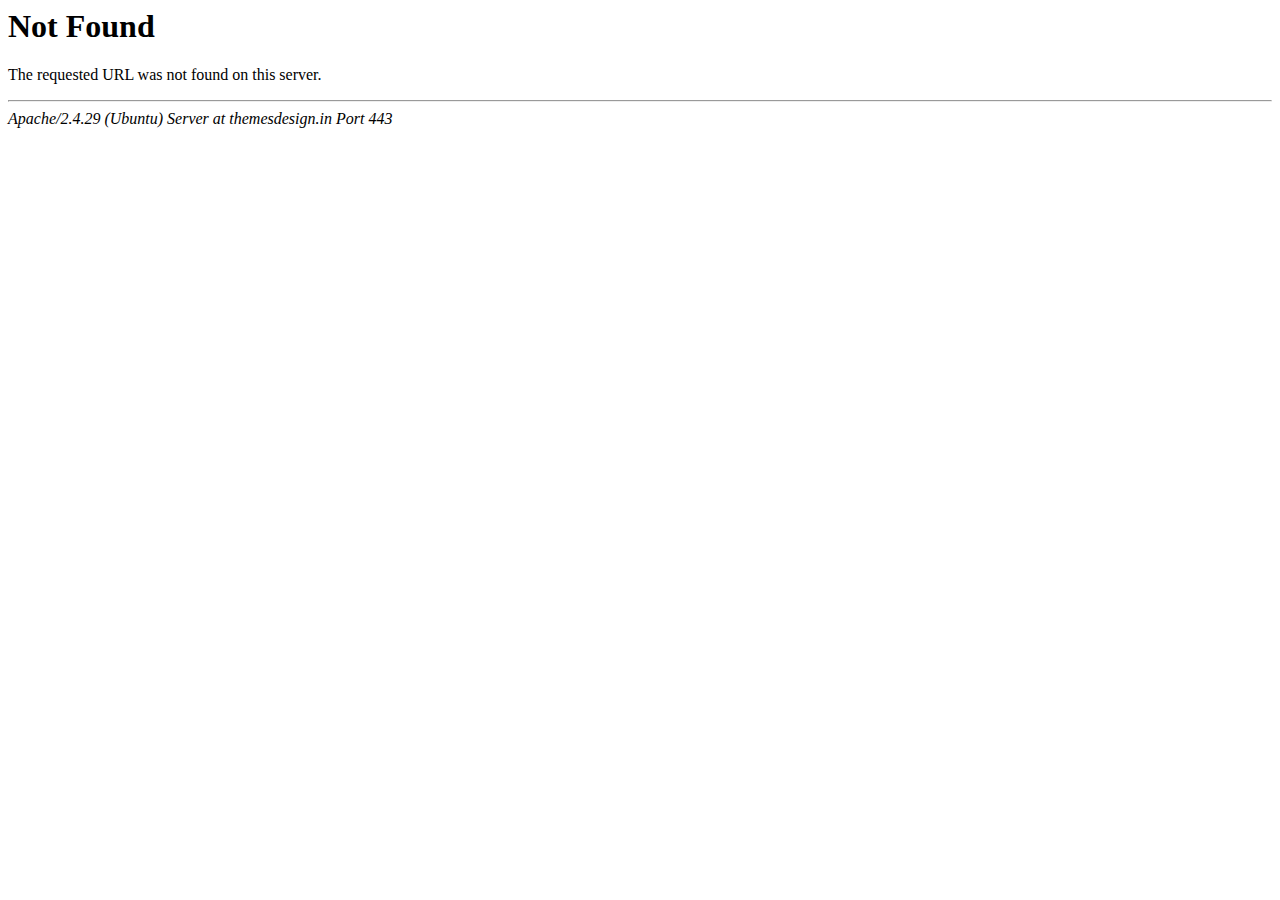
<file: Oms Vision/css/AjaxLoader.html>
<!DOCTYPE HTML PUBLIC "-//IETF//DTD HTML 2.0//EN">
<html><head>
<title>404 Not Found</title>
</head><body>
<h1>Not Found</h1>
<p>The requested URL was not found on this server.</p>
<hr>
<address>Apache/2.4.29 (Ubuntu) Server at themesdesign.in Port 443</address>
</body></html>
</file>
<file: Oms Vision/css/pe-icon-7-stroke.css>
@font-face {
	font-family: 'Pe-icon-7-stroke';
	src:url('../fonts/Pe-icon-7-strokebb1d.eot?d7yf1v');
	src:url('../fonts/Pe-icon-7-stroked41d.eot?#iefixd7yf1v') format('embedded-opentype'),
		url('../fonts/Pe-icon-7-strokebb1d.woff?d7yf1v') format('woff'),
		url('../fonts/Pe-icon-7-strokebb1d.ttf?d7yf1v') format('truetype'),
		url('../fonts/Pe-icon-7-strokebb1d.svg?d7yf1v#Pe-icon-7-stroke') format('svg');
	font-weight: normal;
	font-style: normal;
}

[class^="pe-7s-"], [class*=" pe-7s-"] {
	display: inline-block;
	font-family: 'Pe-icon-7-stroke';
	speak: none;
	font-style: normal;
	font-weight: normal;
	font-variant: normal;
	text-transform: none;
	line-height: 1;

	/* Better Font Rendering =========== */
	-webkit-font-smoothing: antialiased;
	-moz-osx-font-smoothing: grayscale;
}

.pe-7s-album:before {
	content: "\e6aa";
}
.pe-7s-arc:before {
	content: "\e6ab";
}
.pe-7s-back-2:before {
	content: "\e6ac";
}
.pe-7s-bandaid:before {
	content: "\e6ad";
}
.pe-7s-car:before {
	content: "\e6ae";
}
.pe-7s-diamond:before {
	content: "\e6af";
}
.pe-7s-door-lock:before {
	content: "\e6b0";
}
.pe-7s-eyedropper:before {
	content: "\e6b1";
}
.pe-7s-female:before {
	content: "\e6b2";
}
.pe-7s-gym:before {
	content: "\e6b3";
}
.pe-7s-hammer:before {
	content: "\e6b4";
}
.pe-7s-headphones:before {
	content: "\e6b5";
}
.pe-7s-helm:before {
	content: "\e6b6";
}
.pe-7s-hourglass:before {
	content: "\e6b7";
}
.pe-7s-leaf:before {
	content: "\e6b8";
}
.pe-7s-magic-wand:before {
	content: "\e6b9";
}
.pe-7s-male:before {
	content: "\e6ba";
}
.pe-7s-map-2:before {
	content: "\e6bb";
}
.pe-7s-next-2:before {
	content: "\e6bc";
}
.pe-7s-paint-bucket:before {
	content: "\e6bd";
}
.pe-7s-pendrive:before {
	content: "\e6be";
}
.pe-7s-photo:before {
	content: "\e6bf";
}
.pe-7s-piggy:before {
	content: "\e6c0";
}
.pe-7s-plugin:before {
	content: "\e6c1";
}
.pe-7s-refresh-2:before {
	content: "\e6c2";
}
.pe-7s-rocket:before {
	content: "\e6c3";
}
.pe-7s-settings:before {
	content: "\e6c4";
}
.pe-7s-shield:before {
	content: "\e6c5";
}
.pe-7s-smile:before {
	content: "\e6c6";
}
.pe-7s-usb:before {
	content: "\e6c7";
}
.pe-7s-vector:before {
	content: "\e6c8";
}
.pe-7s-wine:before {
	content: "\e6c9";
}
.pe-7s-cloud-upload:before {
	content: "\e68a";
}
.pe-7s-cash:before {
	content: "\e68c";
}
.pe-7s-close:before {
	content: "\e680";
}
.pe-7s-bluetooth:before {
	content: "\e68d";
}
.pe-7s-cloud-download:before {
	content: "\e68b";
}
.pe-7s-way:before {
	content: "\e68e";
}
.pe-7s-close-circle:before {
	content: "\e681";
}
.pe-7s-id:before {
	content: "\e68f";
}
.pe-7s-angle-up:before {
	content: "\e682";
}
.pe-7s-wristwatch:before {
	content: "\e690";
}
.pe-7s-angle-up-circle:before {
	content: "\e683";
}
.pe-7s-world:before {
	content: "\e691";
}
.pe-7s-angle-right:before {
	content: "\e684";
}
.pe-7s-volume:before {
	content: "\e692";
}
.pe-7s-angle-right-circle:before {
	content: "\e685";
}
.pe-7s-users:before {
	content: "\e693";
}
.pe-7s-angle-left:before {
	content: "\e686";
}
.pe-7s-user-female:before {
	content: "\e694";
}
.pe-7s-angle-left-circle:before {
	content: "\e687";
}
.pe-7s-up-arrow:before {
	content: "\e695";
}
.pe-7s-angle-down:before {
	content: "\e688";
}
.pe-7s-switch:before {
	content: "\e696";
}
.pe-7s-angle-down-circle:before {
	content: "\e689";
}
.pe-7s-scissors:before {
	content: "\e697";
}
.pe-7s-wallet:before {
	content: "\e600";
}
.pe-7s-safe:before {
	content: "\e698";
}
.pe-7s-volume2:before {
	content: "\e601";
}
.pe-7s-volume1:before {
	content: "\e602";
}
.pe-7s-voicemail:before {
	content: "\e603";
}
.pe-7s-video:before {
	content: "\e604";
}
.pe-7s-user:before {
	content: "\e605";
}
.pe-7s-upload:before {
	content: "\e606";
}
.pe-7s-unlock:before {
	content: "\e607";
}
.pe-7s-umbrella:before {
	content: "\e608";
}
.pe-7s-trash:before {
	content: "\e609";
}
.pe-7s-tools:before {
	content: "\e60a";
}
.pe-7s-timer:before {
	content: "\e60b";
}
.pe-7s-ticket:before {
	content: "\e60c";
}
.pe-7s-target:before {
	content: "\e60d";
}
.pe-7s-sun:before {
	content: "\e60e";
}
.pe-7s-study:before {
	content: "\e60f";
}
.pe-7s-stopwatch:before {
	content: "\e610";
}
.pe-7s-star:before {
	content: "\e611";
}
.pe-7s-speaker:before {
	content: "\e612";
}
.pe-7s-signal:before {
	content: "\e613";
}
.pe-7s-shuffle:before {
	content: "\e614";
}
.pe-7s-shopbag:before {
	content: "\e615";
}
.pe-7s-share:before {
	content: "\e616";
}
.pe-7s-server:before {
	content: "\e617";
}
.pe-7s-search:before {
	content: "\e618";
}
.pe-7s-film:before {
	content: "\e6a5";
}
.pe-7s-science:before {
	content: "\e619";
}
.pe-7s-disk:before {
	content: "\e6a6";
}
.pe-7s-ribbon:before {
	content: "\e61a";
}
.pe-7s-repeat:before {
	content: "\e61b";
}
.pe-7s-refresh:before {
	content: "\e61c";
}
.pe-7s-add-user:before {
	content: "\e6a9";
}
.pe-7s-refresh-cloud:before {
	content: "\e61d";
}
.pe-7s-paperclip:before {
	content: "\e69c";
}
.pe-7s-radio:before {
	content: "\e61e";
}
.pe-7s-note2:before {
	content: "\e69d";
}
.pe-7s-print:before {
	content: "\e61f";
}
.pe-7s-network:before {
	content: "\e69e";
}
.pe-7s-prev:before {
	content: "\e620";
}
.pe-7s-mute:before {
	content: "\e69f";
}
.pe-7s-power:before {
	content: "\e621";
}
.pe-7s-medal:before {
	content: "\e6a0";
}
.pe-7s-portfolio:before {
	content: "\e622";
}
.pe-7s-like2:before {
	content: "\e6a1";
}
.pe-7s-plus:before {
	content: "\e623";
}
.pe-7s-left-arrow:before {
	content: "\e6a2";
}
.pe-7s-play:before {
	content: "\e624";
}
.pe-7s-key:before {
	content: "\e6a3";
}
.pe-7s-plane:before {
	content: "\e625";
}
.pe-7s-joy:before {
	content: "\e6a4";
}
.pe-7s-photo-gallery:before {
	content: "\e626";
}
.pe-7s-pin:before {
	content: "\e69b";
}
.pe-7s-phone:before {
	content: "\e627";
}
.pe-7s-plug:before {
	content: "\e69a";
}
.pe-7s-pen:before {
	content: "\e628";
}
.pe-7s-right-arrow:before {
	content: "\e699";
}
.pe-7s-paper-plane:before {
	content: "\e629";
}
.pe-7s-delete-user:before {
	content: "\e6a7";
}
.pe-7s-paint:before {
	content: "\e62a";
}
.pe-7s-bottom-arrow:before {
	content: "\e6a8";
}
.pe-7s-notebook:before {
	content: "\e62b";
}
.pe-7s-note:before {
	content: "\e62c";
}
.pe-7s-next:before {
	content: "\e62d";
}
.pe-7s-news-paper:before {
	content: "\e62e";
}
.pe-7s-musiclist:before {
	content: "\e62f";
}
.pe-7s-music:before {
	content: "\e630";
}
.pe-7s-mouse:before {
	content: "\e631";
}
.pe-7s-more:before {
	content: "\e632";
}
.pe-7s-moon:before {
	content: "\e633";
}
.pe-7s-monitor:before {
	content: "\e634";
}
.pe-7s-micro:before {
	content: "\e635";
}
.pe-7s-menu:before {
	content: "\e636";
}
.pe-7s-map:before {
	content: "\e637";
}
.pe-7s-map-marker:before {
	content: "\e638";
}
.pe-7s-mail:before {
	content: "\e639";
}
.pe-7s-mail-open:before {
	content: "\e63a";
}
.pe-7s-mail-open-file:before {
	content: "\e63b";
}
.pe-7s-magnet:before {
	content: "\e63c";
}
.pe-7s-loop:before {
	content: "\e63d";
}
.pe-7s-look:before {
	content: "\e63e";
}
.pe-7s-lock:before {
	content: "\e63f";
}
.pe-7s-lintern:before {
	content: "\e640";
}
.pe-7s-link:before {
	content: "\e641";
}
.pe-7s-like:before {
	content: "\e642";
}
.pe-7s-light:before {
	content: "\e643";
}
.pe-7s-less:before {
	content: "\e644";
}
.pe-7s-keypad:before {
	content: "\e645";
}
.pe-7s-junk:before {
	content: "\e646";
}
.pe-7s-info:before {
	content: "\e647";
}
.pe-7s-home:before {
	content: "\e648";
}
.pe-7s-help2:before {
	content: "\e649";
}
.pe-7s-help1:before {
	content: "\e64a";
}
.pe-7s-graph3:before {
	content: "\e64b";
}
.pe-7s-graph2:before {
	content: "\e64c";
}
.pe-7s-graph1:before {
	content: "\e64d";
}
.pe-7s-graph:before {
	content: "\e64e";
}
.pe-7s-global:before {
	content: "\e64f";
}
.pe-7s-gleam:before {
	content: "\e650";
}
.pe-7s-glasses:before {
	content: "\e651";
}
.pe-7s-gift:before {
	content: "\e652";
}
.pe-7s-folder:before {
	content: "\e653";
}
.pe-7s-flag:before {
	content: "\e654";
}
.pe-7s-filter:before {
	content: "\e655";
}
.pe-7s-file:before {
	content: "\e656";
}
.pe-7s-expand1:before {
	content: "\e657";
}
.pe-7s-exapnd2:before {
	content: "\e658";
}
.pe-7s-edit:before {
	content: "\e659";
}
.pe-7s-drop:before {
	content: "\e65a";
}
.pe-7s-drawer:before {
	content: "\e65b";
}
.pe-7s-download:before {
	content: "\e65c";
}
.pe-7s-display2:before {
	content: "\e65d";
}
.pe-7s-display1:before {
	content: "\e65e";
}
.pe-7s-diskette:before {
	content: "\e65f";
}
.pe-7s-date:before {
	content: "\e660";
}
.pe-7s-cup:before {
	content: "\e661";
}
.pe-7s-culture:before {
	content: "\e662";
}
.pe-7s-crop:before {
	content: "\e663";
}
.pe-7s-credit:before {
	content: "\e664";
}
.pe-7s-copy-file:before {
	content: "\e665";
}
.pe-7s-config:before {
	content: "\e666";
}
.pe-7s-compass:before {
	content: "\e667";
}
.pe-7s-comment:before {
	content: "\e668";
}
.pe-7s-coffee:before {
	content: "\e669";
}
.pe-7s-cloud:before {
	content: "\e66a";
}
.pe-7s-clock:before {
	content: "\e66b";
}
.pe-7s-check:before {
	content: "\e66c";
}
.pe-7s-chat:before {
	content: "\e66d";
}
.pe-7s-cart:before {
	content: "\e66e";
}
.pe-7s-camera:before {
	content: "\e66f";
}
.pe-7s-call:before {
	content: "\e670";
}
.pe-7s-calculator:before {
	content: "\e671";
}
.pe-7s-browser:before {
	content: "\e672";
}
.pe-7s-box2:before {
	content: "\e673";
}
.pe-7s-box1:before {
	content: "\e674";
}
.pe-7s-bookmarks:before {
	content: "\e675";
}
.pe-7s-bicycle:before {
	content: "\e676";
}
.pe-7s-bell:before {
	content: "\e677";
}
.pe-7s-battery:before {
	content: "\e678";
}
.pe-7s-ball:before {
	content: "\e679";
}
.pe-7s-back:before {
	content: "\e67a";
}
.pe-7s-attention:before {
	content: "\e67b";
}
.pe-7s-anchor:before {
	content: "\e67c";
}
.pe-7s-albums:before {
	content: "\e67d";
}
.pe-7s-alarm:before {
	content: "\e67e";
}
.pe-7s-airplay:before {
	content: "\e67f";
}
</file>
<file: Oms Vision/css/style.css>
@import url("https://fonts.googleapis.com/css?family=Nunito:400,600,700|Roboto&amp;display=swap");
.btn {
  padding: 10px 24px;
  outline: none;
  border-radius: 8px;
  text-decoration: none;
  font-size: 13px;
  letter-spacing: 0.8px;
  transition: all 0.3s;
  text-transform: uppercase;
}

.btn:focus {
  box-shadow: none !important;
}

.btn.btn-sm {
  padding: 7px 16px;
  font-size: 10px;
}

.btn.btn-lg {
  padding: 14px 30px;
  font-size: 16px;
}

.btn.btn-custom {
  color: #ffffff;
  background: #AAC193;
}

.btn.btn-custom:hover, .btn.btn-custom:focus, .btn.btn-custom:active, .btn.btn-custom.active, .btn.btn-custom.focus {
  background-color: #535353;
  color: #ffffff;
}

.btn.btn-custom-outline {
  border: 1px solid #AAC193;
  color: #AAC193;
  background-color: transparent;
}

.btn.btn-custom-outline:hover, .btn.btn-custom-outline:focus, .btn.btn-custom-outline:active, .btn.btn-custom-outline.active, .btn.btn-custom-outline.focus {
  background-color: #AAC193;
  border-color: #AAC193;
  color: #ffffff;
}

.btn.btn-outline-white {
  border: 1px solid #ffffff !important;
  color: #ffffff;
  background-color: transparent;
}

.btn.btn-outline-white:hover, .btn.btn-outline-white:focus, .btn.btn-outline-white:active, .btn.btn-outline-white.active, .btn.btn-outline-white.focus {
  background-color: #AAC193;
  border: 1px solid #AAC193 !important;
  color: #ffffff;
}

body {
  font-family: "Roboto", sans-serif;
  overflow-x: hidden !important;
  font-size: 15px;
  color: #535353;
}

h1, h2, h3, h4, h5, h6, .h1, .h2, .h3, .h4, .h5, .h6 {
  font-family: "Nunito", sans-serif;
  line-height: 1.5;
  font-weight: 600;
}

::selection {
  background: #6c757d;
  color: #ffffff;
}

a {
  text-decoration: none !important;
}

p {
  letter-spacing: 0.3px;
  line-height: 1.8;
}

.section {
  padding-top: 100px;
  padding-bottom: 100px;
  position: relative;
}

.section-two {
  padding: 60px 0;
  position: relative;
}

.bg-overlay {
  background-color: rgba(44, 45, 41, 0.85);
  position: absolute;
  top: 0;
  right: 0;
  left: 0;
  bottom: 0;
  width: 100%;
  height: 100%;
}

.text-custom {
  color: #AAC193;
}

.bg-custom {
  background-color: #AAC193;
}

.title-heading {
  line-height: 26px;
  position: relative;
  z-index: 1;
}

.title-heading .sub-title {
  font-size: 22px;
  letter-spacing: 2px;
}

.title-heading .heading {
  font-weight: 700;
  font-size: 55px;
  letter-spacing: 1px;
}

.title-heading .para-desc {
  font-size: 17px;
}

.section-title {
  position: relative;
  margin-bottom: 40px;
}

.section-title .title {
  letter-spacing: 1px;
  font-size: 26px;
  position: relative;
}

.section-title .title:after {
  content: "";
  width: 60px;
  height: 2px;
  background: #e9ecef;
  position: absolute;
  bottom: -55%;
  left: 0;
  right: 0;
  margin: 0 auto;
}

.para-desc {
  max-width: 700px;
}

#preloader {
  position: fixed;
  top: 0;
  left: 0;
  right: 0;
  bottom: 0;
  background-image: linear-gradient(45deg, #AAC193, #AAC193);
  z-index: 9999999;
}

#preloader #status {
  position: absolute;
  left: 0;
  right: 0;
  top: 50%;
  transform: translateY(-50%);
}

#preloader #status .sk-circle {
  margin: 100px auto;
  width: 40px;
  height: 40px;
  position: relative;
}

#preloader #status .sk-circle .sk-child {
  width: 100%;
  height: 100%;
  position: absolute;
  left: 0;
  top: 0;
}

#preloader #status .sk-circle .sk-child:before {
  content: '';
  display: block;
  margin: 0 auto;
  width: 15%;
  height: 15%;
  background-color: #ffffff;
  border-radius: 100%;
  animation: sk-circleBounceDelay 1.2s infinite ease-in-out both;
}

#preloader #status .sk-circle .sk-circle2 {
  transform: rotate(30deg);
}

#preloader #status .sk-circle .sk-circle2:before {
  animation-delay: -1.1s;
}

#preloader #status .sk-circle .sk-circle3 {
  transform: rotate(60deg);
}

#preloader #status .sk-circle .sk-circle3:before {
  animation-delay: -1s;
}

#preloader #status .sk-circle .sk-circle4 {
  transform: rotate(90deg);
}

#preloader #status .sk-circle .sk-circle4:before {
  animation-delay: -0.9s;
}

#preloader #status .sk-circle .sk-circle5 {
  transform: rotate(120deg);
}

#preloader #status .sk-circle .sk-circle5:before {
  animation-delay: -0.8s;
}

#preloader #status .sk-circle .sk-circle6 {
  transform: rotate(150deg);
}

#preloader #status .sk-circle .sk-circle6:before {
  animation-delay: -0.7s;
}

#preloader #status .sk-circle .sk-circle7 {
  transform: rotate(180deg);
}

#preloader #status .sk-circle .sk-circle7:before {
  animation-delay: -0.6s;
}

#preloader #status .sk-circle .sk-circle8 {
  transform: rotate(210deg);
}

#preloader #status .sk-circle .sk-circle8:before {
  animation-delay: -0.5s;
}

#preloader #status .sk-circle .sk-circle9 {
  transform: rotate(240deg);
}

#preloader #status .sk-circle .sk-circle9:before {
  animation-delay: -0.4s;
}

#preloader #status .sk-circle .sk-circle10 {
  transform: rotate(270deg);
}

#preloader #status .sk-circle .sk-circle10:before {
  animation-delay: -0.3s;
}

#preloader #status .sk-circle .sk-circle11 {
  transform: rotate(300deg);
}

#preloader #status .sk-circle .sk-circle11:before {
  animation-delay: -0.2s;
}

#preloader #status .sk-circle .sk-circle12 {
  transform: rotate(330deg);
}

#preloader #status .sk-circle .sk-circle12:before {
  animation-delay: -0.1s;
}

@keyframes sk-circleBounceDelay {
  0%, 80%, 100% {
    transform: scale(0);
  }
  40% {
    transform: scale(1);
  }
}

@media (min-width: 768px) {
  .margin-top-100 {
    margin-top: 100px;
  }
}

@media (max-width: 767px) {
  .section {
    padding: 60px 0;
  }
  .title-heading .heading {
    font-size: 30px !important;
  }
}

@media (max-width: 375px) {
  .section-title .title:after {
    bottom: -30%;
  }
}

.navbar-custom {
  background-color: transparent;
  padding: 20px 0;
  width: 100%;
  border-radius: 0px;
  z-index: 999;
  margin-bottom: 0px;
  transition: all 0.5s ease-in-out;
}

.navbar-custom .navbar-toggler {
  color: #ffffff;
  font-size: 30px;
  padding: 0px;
}

.navbar-custom .navbar-brand {
  color: #ffffff !important;
  text-transform: uppercase;
  letter-spacing: .5px;
  font-family: "Nunito", sans-serif;
}

.navbar-custom .navbar-brand .l-dark {
  display: none;
}

.navbar-custom .navbar-brand .l-light {
  display: inline-block;
}

.navbar-custom .navbar-nav li a {
  color: #ffffff !important;
  font-size: 12.5px;
  background-color: transparent !important;
  margin: 0 8px;
  letter-spacing: 0.8px;
  line-height: 24px;
  font-weight: 600;
  text-transform: uppercase;
  transition: all 0.5s;
  font-family: "Nunito", sans-serif;
}

.navbar-custom .navbar-nav li a:hover, .navbar-custom .navbar-nav li a:active {
  color: #AAC193 !important;
}

.navbar-custom .navbar-nav li.active a {
  color: #AAC193 !important;
}

.nav-sticky.navbar-custom {
  margin-top: 0px;
  padding: 12px 0px;
  background-color: #ffffff;
  box-shadow: 0 10px 33px rgba(0, 0, 0, 0.1);
  color: #29292d !important;
}

.nav-sticky.navbar-custom .navbar-toggler {
  color: #535353;
}

.nav-sticky.navbar-custom .navbar-nav {
  margin-top: 0px;
}

.nav-sticky.navbar-custom .navbar-nav li a {
  color: #2f3545 !important;
}

.nav-sticky.navbar-custom .navbar-nav li a:hover, .nav-sticky.navbar-custom .navbar-nav li a:active {
  color: #AAC193 !important;
}

.nav-sticky.navbar-custom .navbar-nav li.active a {
  color: #AAC193 !important;
}

.nav-sticky.navbar-custom.sticky-light {
  background-color: #ffffff;
}

.nav-sticky .navbar-brand {
  color: #29292d !important;
}

.nav-sticky .navbar-brand .l-dark {
  display: inline-block;
}

.nav-sticky .navbar-brand .l-light {
  display: none;
}

.login-button {
  color: #ffffff;
  background-color: #AAC193;
  text-transform: uppercase;
  font-size: 13px;
  transition: all 0.5s;
  border-radius: 0px;
  padding: 10px 30px;
  line-height: 60px;
  border-radius: 8px;
  letter-spacing: 0.8px;
}

.login-button:hover {
  color: #ffffff;
}

@media (max-width: 1023px) {
  .navbar-custom .nav-social {
    display: none;
  }
}

@media (max-height: 480px) {
  .navbar-nav {
    max-height: 200px;
    overflow-y: auto;
  }
}

@media (min-width: 200px) and (max-width: 768px) {
  .navbar-custom {
    background-color: #111d38;
    padding: 10px 0px !important;
  }
  .navbar-brand .l-dark {
    display: inline-block;
  }
  .navbar-brand .l-light {
    display: none;
  }
  .navbar-custom .container {
    width: 85%;
  }
  .login-button {
    margin-left: 5px !important;
  }
}

.home-center {
  display: table;
  width: 100%;
  height: 100%;
}

.home-desc-center {
  display: table-cell;
  vertical-align: middle;
}

.bg-home-1 {
  position: relative;
  padding: 170px 0px 140px 0px;
}

.bg-home {
  height: 100vh;
  background-size: cover;
  align-self: center;
  position: relative;
  background-position: center center;
}

.bg-home .home-shape {
  display: block;
  position: absolute;
  width: 100%;
  height: auto;
  bottom: -1px;
  left: 0;
}

.bg-home .home-shape img {
  width: 100%;
  height: auto;
  background-color: rgba(44, 45, 41, 0.6);
}

.bg-home .home-dashboard img {
  position: relative;
  top: 80px;
  z-index: 1;
}

.home-img img {
  max-height: 600px;
  position: relative;
  z-index: 1;
}

.index-form {
  position: relative;
  z-index: 1;
}

.mover-img {
  animation: mover 1s infinite alternate;
}

@keyframes mover {
  0% {
    transform: translateY(0);
  }
  100% {
    transform: translateY(-15px);
  }
}

@media (min-width: 200px) and (max-width: 767px) {
  .bg-home, .bg-half, .bg-slider, .jarallax {
    padding: 150px 0;
    height: auto;
  }
  .home-img {
    text-align: center;
  }
}

.social-icon li a {
  color: #535353;
  border: 1px solid #535353;
  display: inline-block;
  height: 34px;
  width: 34px;
  text-align: center;
  transition: all 0.4s ease;
  border-radius: 50px;
  overflow: hidden;
  position: relative;
}

.social-icon li a i {
  font-size: 16px;
  line-height: 32px;
}

.social-icon li a:hover {
  background-color: #AAC193;
  border-color: #AAC193 !important;
  color: #ffffff !important;
}

.social-icon.social li a {
  color: #adb5bd;
  border-color: #adb5bd;
}

.list-inline-item:not(:last-child) {
  margin-right: 3px;
}

.about-app .title {
  font-size: 20px;
  font-weight: 700;
  letter-spacing: 0.8px;
}

.services .core-service .core-service-content .content {
  overflow: hidden;
  display: block;
}

.services .core-service .core-service-content .content .title {
  font-size: 18px;
  font-weight: 700;
}

.services .core-service .icon i {
  font-size: 25px;
}

.services .core-service .fea-right .icon {
  float: right;
}

.services .core-service .fea-left .icon {
  float: left;
}

.device-feature .icon img {
  height: 50px;
}

.device-feature .icon:before {
  content: "";
  position: absolute;
  bottom: -10px;
  right: -10px;
  width: 50px;
  height: 50px;
  border-radius: 77% 23% 20% 80% / 60% 56% 44% 40%;
  background-color: #AAC193;
  opacity: 0.4;
  z-index: -2;
  transition: all 0.5s ease;
}

.device-feature .content .title {
  font-size: 18px;
  font-weight: 700;
}

.device-feature.device-border:after {
  content: '';
  position: absolute;
  width: 60%;
  height: 32px;
  top: 30px;
  opacity: 0.4;
  left: 70%;
  background: url("../images/border.png") center center no-repeat;
}

.device-feature:hover .icon:before {
  border-radius: 50%;
  width: 75px;
  height: 75px;
  bottom: -12px;
  right: -12px;
}

.core-service-img img[data-aos^=zoom][data-aos^=zoom].aos-animate{
  transform: translateZ(0) scale(1.2);
}

@media (max-width: 768px) {
  .services .core-service-img {
    display: none;
  }
}

@media (min-width: 200px) and (max-width: 767px) {
  .services .core-service .fea-right {
    text-align: left !important;
  }
  .services .core-service .fea-right .icon {
    float: left;
    margin-left: 0 !important;
    margin-right: 24px;
  }
  .device-feature.device-border:after {
    display: none;
  }
}

.bg-counter {
  position: relative;
  padding: 60px 0;
}

.bg-counter .counter-box .counter-icon {
  font-size: 40px;
}

.bg-counter .counter-box .counter-head {
  font-size: 18px;
  letter-spacing: 1px;
}

.swiper-container {
  margin-top: 50px;
}

.swiper-slide {
  cursor: pointer;
}

.swiper-slide.swiper-slide-active img {
  border: 12px solid transparent;
}

.swiper-button-next {
  background-image: none;
}

.swiper-button-prev {
  background-image: none;
}

.swiper-button-next, .swiper-button-prev {
  width: 33px;
  height: 33px;
  margin-top: -22px;
  line-height: 33px;
  text-align: center;
  font-size: 20px;
  color: #AAC193;
  border: 1px solid #AAC193;
  border-radius: 8px;
}

.swiper-button-next:hover, .swiper-button-prev:hover {
  color: #ffffff;
  background: #AAC193;
}

.screenshot-cell {
  position: absolute;
  top: -547px;
  right: 0;
  left: 0;
  z-index: 1;
  text-align: center;
}

.screenshot-cell img {
  height: 590px;
}

@media (max-width: 1024px) {
  .swiper-container {
    margin-top: 30px;
  }
  .screenshot-cell {
    top: -450px;
  }
  .screenshot-cell img {
    height: 480px;
  }
}

@media (max-width: 991px) {
  .screenshot-cell {
    top: -330px;
  }
  .screenshot-cell img {
    height: 345px;
  }
}

@media (max-width: 768px) {
  .screenshot-cell {
    top: -445px;
  }
  .screenshot-cell img {
    height: 475px;
  }
}

@media (max-width: 767px) {
  .swiper-button-next, .swiper-button-prev {
    display: none;
  }
}

@media (max-width: 425px) {
  .screenshot-cell {
    top: -380px;
  }
  .screenshot-cell img {
    height: 400px;
  }
}

@media (max-width: 375px) {
  .screenshot-cell {
    top: -330px;
  }
  .screenshot-cell img {
    height: 345px;
  }
}

@media screen and (max-width: 320px) {
  .screenshot-cell {
    top: -575px;
  }
  .screenshot-cell img {
    height: 620px;
  }
}

.pricing-table {
  border-radius: 8px;
}

.pricing-table .price-header {
  border-radius: 8px 8px 0 0;
}

.pricing-table .price-header .price-title {
  font-size: 18px;
  letter-spacing: 1px;
}

.pricing-table .price-header p {
  color: #9CA1A3;
}

.pricing-table .price-value {
  background: #e9ecef;
}

.pricing-table .price-value .price-lable h4 {
  display: inline-block;
}

.pricing-table .pricing-features ul li {
  position: relative;
  padding: 7px 0;
}

.bg-cta {
  padding: 100px 0;
}

.bg-cta .play-btn img {
  height: 80px;
}

.app-download li a img {
  height: 58px;
}

.testi-icon i {
  font-size: 64px;
}

.testi-review .name {
  font-size: 16px;
  letter-spacing: 0.8px;
}

.testi-review .testimonial {
  cursor: -webkit-grab;
}

.testi-review .testimonial .content-review .review {
  font-size: 17px;
  color: #adb5bd;
}

.testi-review img {
  height: 85px;
}

.owl-theme .owl-controls .owl-page span {
  border-radius: 50px;
  background: transparent;
  border: 1px solid #AAC193;
}

.owl-theme .owl-controls .owl-page.active span,
.owl-theme .owl-controls.clickable .owl-page:hover span {
  background: #AAC193;
}

.team-layout .content .name {
  font-size: 18px;
}

.team-layout .content .designation {
  font-size: 14px;
}

.contact-detail i {
  font-size: 30px;
  width: 96px;
  height: 96px;
  line-height: 96px;
}

.contact-detail .content .title {
  font-size: 18px;
  font-weight: 500;
}

.form-group label {
  font-size: 14px;
  font-weight: 500;
}

.form-group .form-control {
  box-shadow: none;
  border: 1px solid #dee2e6;
  height: 45px;
  font-size: 13px;
  border-radius: 4px;
  transition: all 0.5s ease;
}

.form-group .form-control:focus, .form-group .form-control.active {
  border-color: #AAC193;
}

.form-group .icons {
  position: absolute;
  top: 0;
  left: 0;
  line-height: 40px;
  font-size: 16px;
}

.form-group textarea {
  height: 120px !important;
}

.form-group textarea.form-control {
  line-height: 25px;
}

.error {
  margin: 8px 0px;
  display: none;
  color: #D52941;
}

#ajaxsuccess {
  font-size: 16px;
  width: 100%;
  display: none;
  clear: both;
  margin: 8px 0px;
}

.error_message {
  padding: 10px;
  margin-bottom: 20px;
  text-align: center;
  border: 2px solid #D52941;
  color: #D52941;
  border-radius: 4px;
  font-size: 14px;
}

.contact-loader {
  display: none;
}

#success_page {
  text-align: center;
  margin-bottom: 50px;
}

#success_page h3 {
  color: #159B42;
  font-size: 22px;
}

.map iframe {
  width: 100%;
  height: 350px;
}

.back-to-top {
  z-index: 99;
  position: fixed;
  bottom: 20px;
  right: 20px;
  width: 33px;
  height: 33px;
  line-height: 31px;
  display: none;
  color: #ffffff;
  background-color: #AAC193;
  border: 1px solid #AAC193;
  transition: all 0.5s ease;
  border-radius: 30px;
  box-shadow: 0 0.5rem 1rem rgba(0, 0, 0, 0.15) !important;
}

.back-to-top i {
  font-size: 16px;
}

.back-to-top:hover {
  background-color: #535353;
  border: 1px solid #535353;
  color: #ffffff;
}

.footer {
  padding: 40px 0;
}

.footer-box-1 p{
  margin: 0;
  color: #adb5bd;
  margin-top: 20px;
  margin-bottom: 20px;
}

.footer-title{
  position: relative;
}

.footer-title h3{
  color: #fff;
  margin-bottom: 30px;
}

.footer-title::after{
  content: '';
  height: 3px;
  width: 50px;
  background: #fff;
  border-radius: 3px;
  position: absolute;
  bottom: -10px;
  left: 0;
}

.footer-box-2 ul{
  padding: 0;
  list-style: none;
}

.footer-box-2 ul li{
  margin-bottom: 15px;
}

.footer-box-2 ul li a{
  color: #fff;
  user-select: none;
  transition: all 0.5s;
  display: flex;
  align-items: center;
}

.footer-box-2 ul li a i{
  display: block;
  margin-right: 15px;
}

.footer-box-2 ul li a:hover{
  color: #AAC193;
}

.copyright{
  width: 100%;
  height: 50px;
  background: #e7e7e7;
}

.copyright p{
  color: #343a40;
  line-height: 50px;
}

@media (min-width: 200px) and (max-width: 767px) {
  .footer-title h3{
    color: #fff;
    margin-bottom: 30px;
    margin-top: 30px;
  }

  .copyright{
    width: 100%;
    height: auto;
    padding: 10px 0;
  }

  .copyright p{
    margin: 0;
    line-height: 30px;
  }
}

/* ! About Page Start ! */

.bg-home-1{
  height: 600px;
}

.bg-home .home-shape-1 img{
  background: none;
}

.timeline {
  position: relative;
  width: 100%;
  max-width: 1140px;
  margin: 0 auto;
  padding: 15px 0;
}

.timeline::after {
  content: '';
  position: absolute;
  width: 2px;
  background: #343a40;
  top: 0;
  bottom: 0;
  left: 50%;
  margin-left: -1px;
}

.container2 {
  padding: 15px 30px;
  position: relative;
  background: inherit;
  width: 50%;
}

.container2.left {
  left: 0;
}

.container2.right {
  left: 50%;
}

.container2::after {
  content: '';
  position: absolute;
  width: 16px;
  height: 16px;
  top: calc(50% - 8px);
  right: -8px;
  background: #ffffff;
  border: 2px solid #343a40;
  border-radius: 16px;
  z-index: 1;
}

.container2.right::after {
  left: -8px;
}

.container2::before {
  content: '';
  position: absolute;
  width: 50px;
  height: 2px;
  top: calc(50% - 1px);
  right: 8px;
  background: #343a40;
  z-index: 1;
}

.container2.right::before {
  left: 8px;
}

.container2 .date {
  position: absolute;
  display: inline-block;
  top: calc(50% - 8px);
  text-align: center;
  font-size: 14px;
  font-weight: bold;
  color: #343a40;
  text-transform: uppercase;
  letter-spacing: 1px;
  z-index: 1;
}

.container2.left .date {
  right: -75px;
}

.container2.right .date {
  left: -75px;
}

.container2 .icon {
  position: absolute;
  display: inline-block;
  width: 40px;
  height: 40px;
  padding: 9px 0;
  top: calc(50% - 20px);
  background: #AAC193;
  border: 2px solid #343a40;
  border-radius: 40px;
  text-align: center;
  font-size: 18px;
  color: #343a40;
  z-index: 1;
}

.container2.left .icon {
  right: 56px;
}

.container2.right .icon {
  left: 56px;
}

.container2 .content {
  padding: 30px 90px 30px 30px;
  background: #AAC193;
  position: relative;
  border-radius: 0 500px 500px 0;
}

.container2.right .content {
  padding: 30px 30px 30px 90px;
  border-radius: 500px 0 0 500px;
}

.container2 .content h2 {
  margin: 0 0 10px 0;
  font-size: 18px;
  font-weight: normal;
  color: #fff;
}

.container2 .content p {
  margin: 0;
  font-size: 16px;
  line-height: 22px;
  color: #343a40;
}

.contact_us_main a h4{
  color: #343a40 !important;
}

@media (max-width: 767.98px) {
  .timeline::after {
    left: 90px;
    display: none;
  }

  .container2 {
    width: 100%;
    padding-left: 20px;
    padding-right: 30px;
  }

  .container2.right {
    left: 0%;
  }

  .container2.left::after, 
  .container2.right::after {
    left: 82px;
    display: none;
  }

  .container2.left::before,
  .container2.right::before {
    left: 100px;
    border-color: transparent #343a40 transparent transparent;
    display: none;
  }

  .container2.left .date,
  .container2.right .date {
    right: auto;
    left: 15px;
  }

  .container2.left .icon,
  .container2.right .icon {
    right: auto;
    left: 146px;
    display: none;
  }

  .container2.left .content,
  .container2.right .content {
    padding: 30px 30px 30px 20px;
    border-radius: 50px 0 0 50px;
  }
}

/* ! About Page End! */

/* ! Tac Page Start */

.tmc-main{
  margin-bottom: 45px;
}

.tmc-main h2{
  margin-bottom: 30px;
}

/* ! Tac Page End */
</file>
